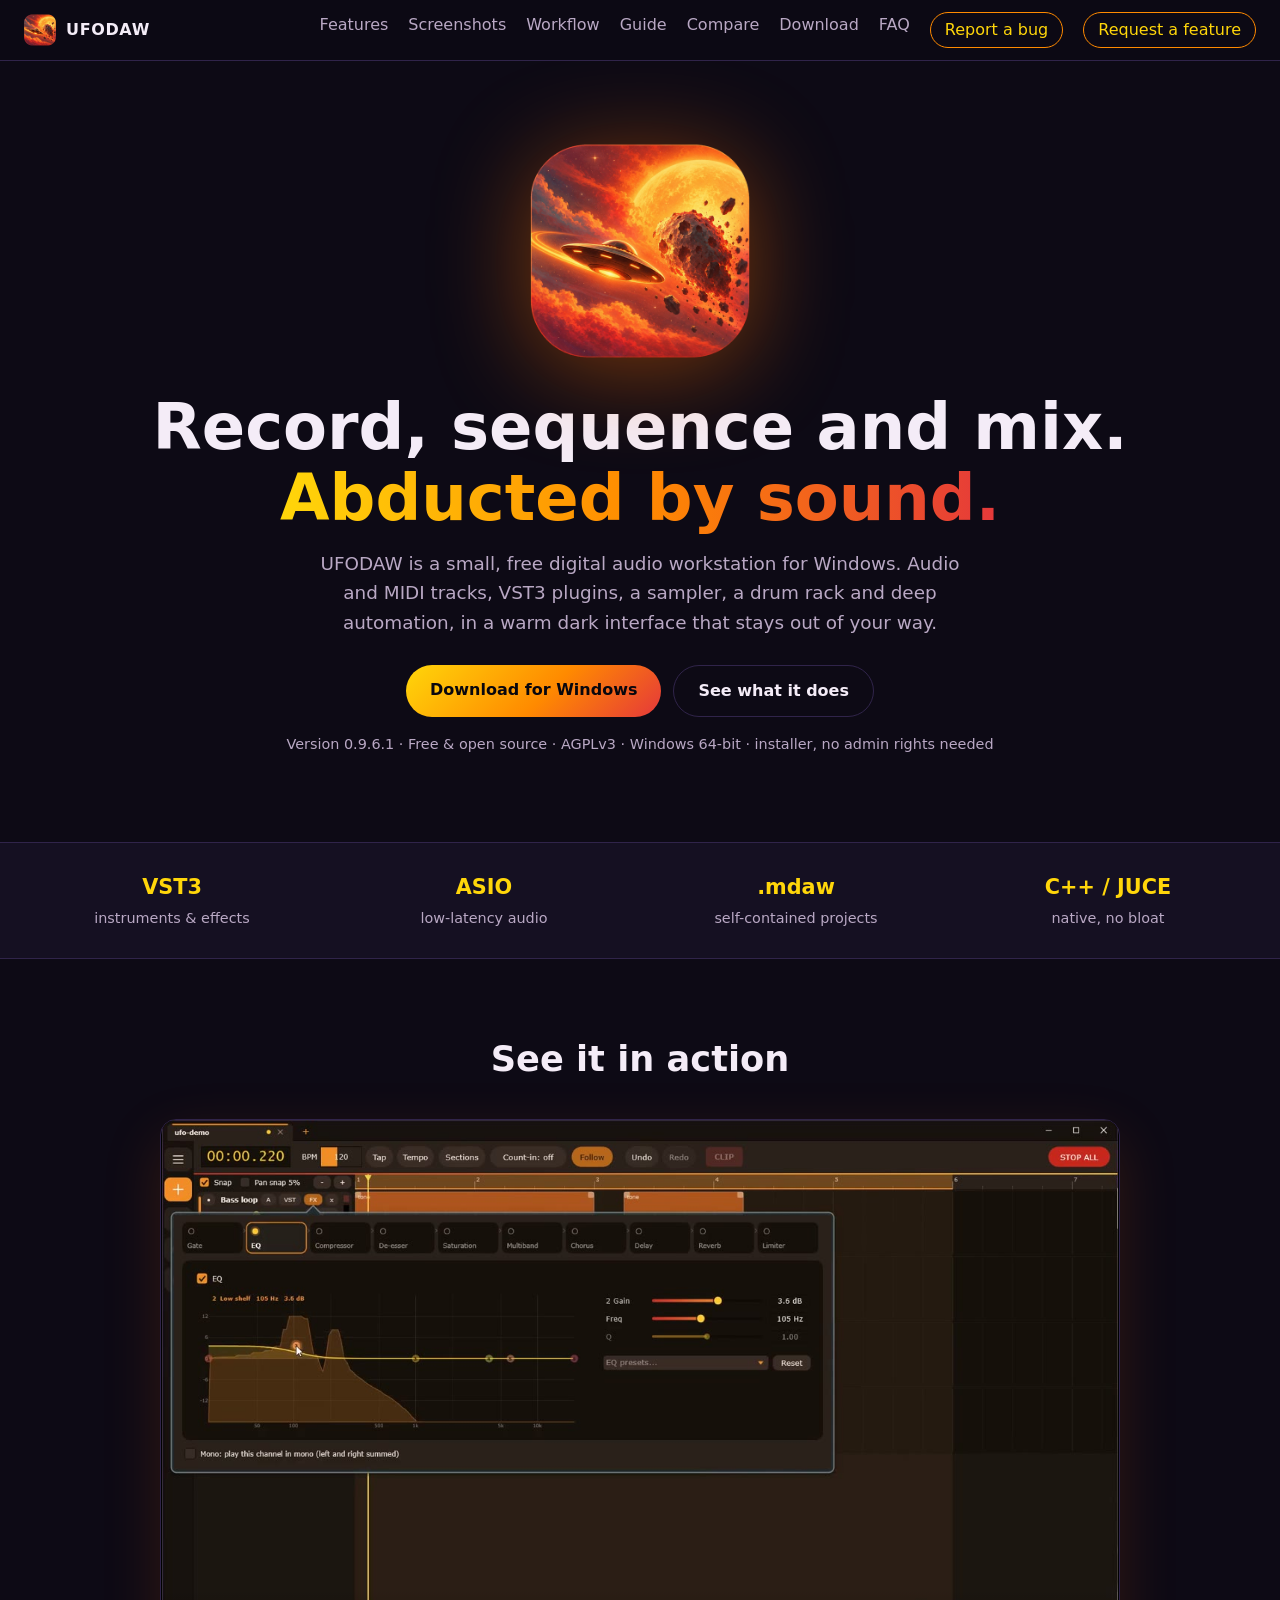
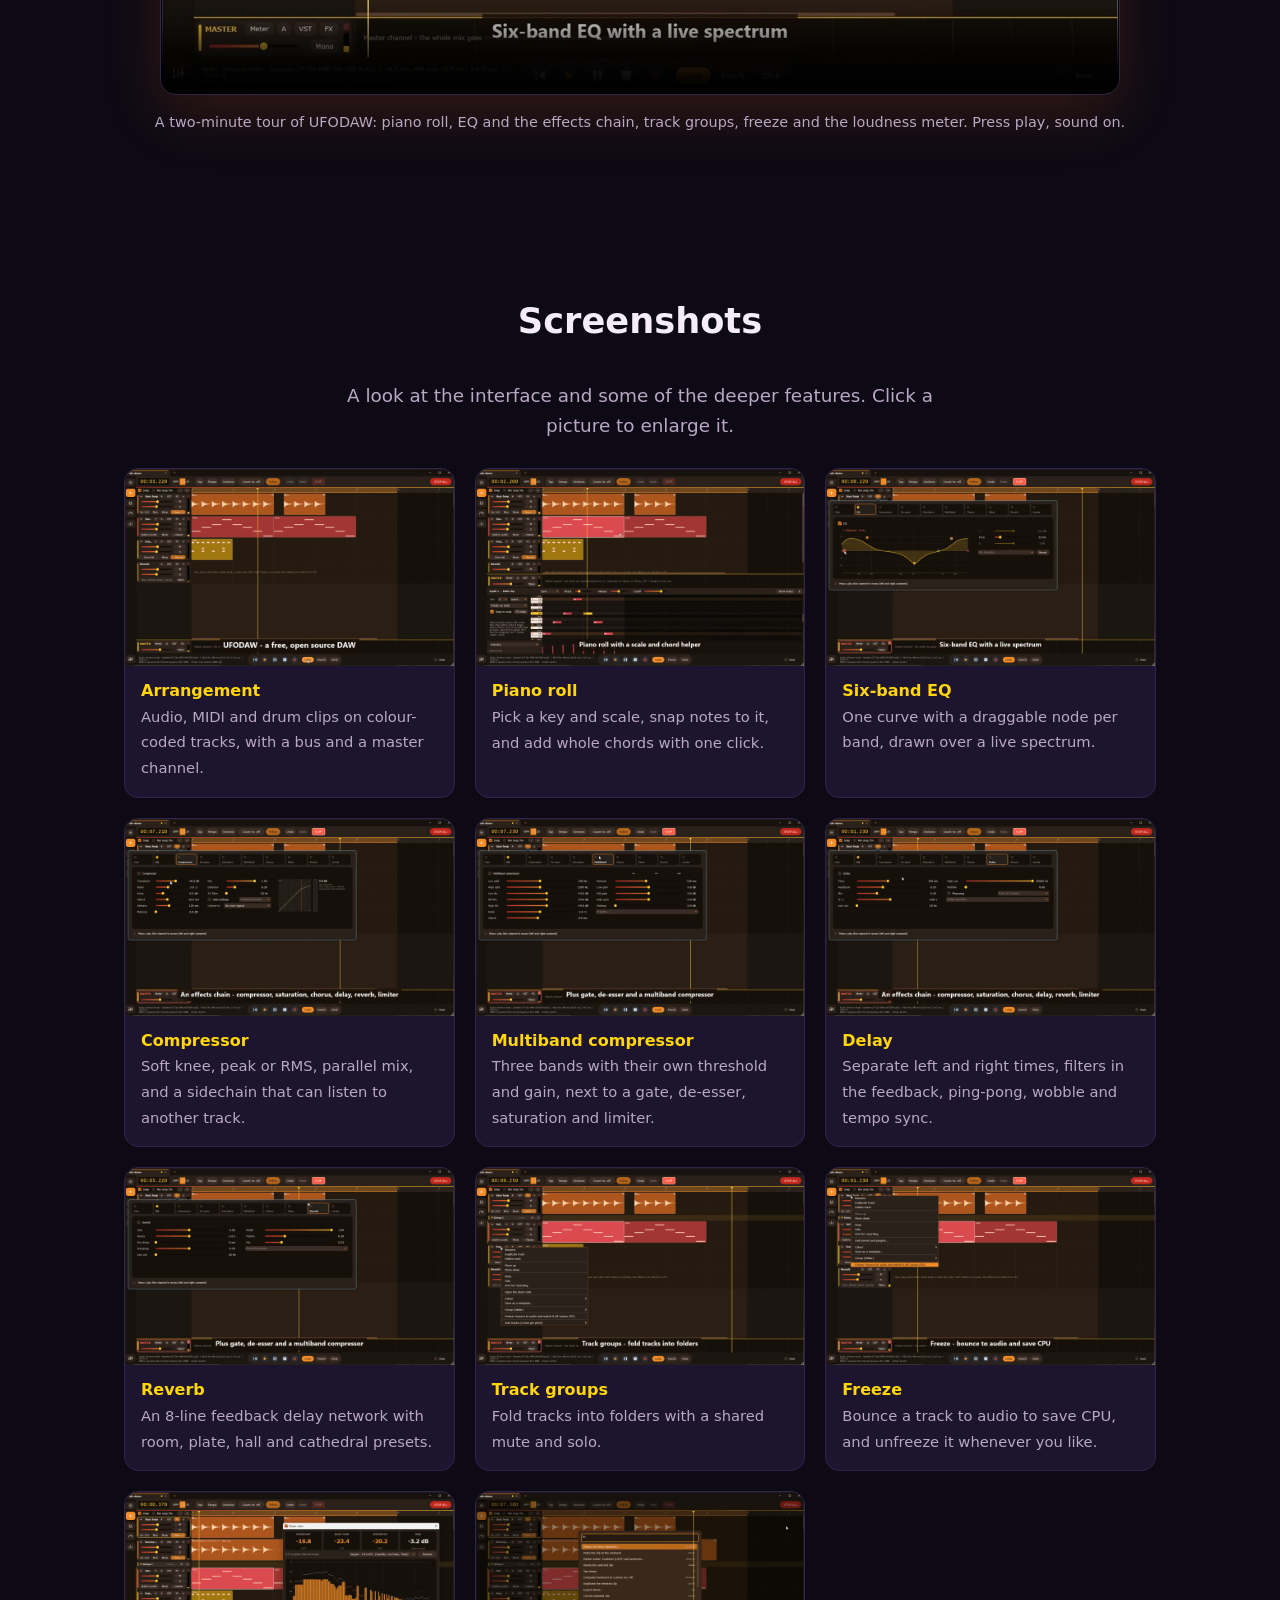
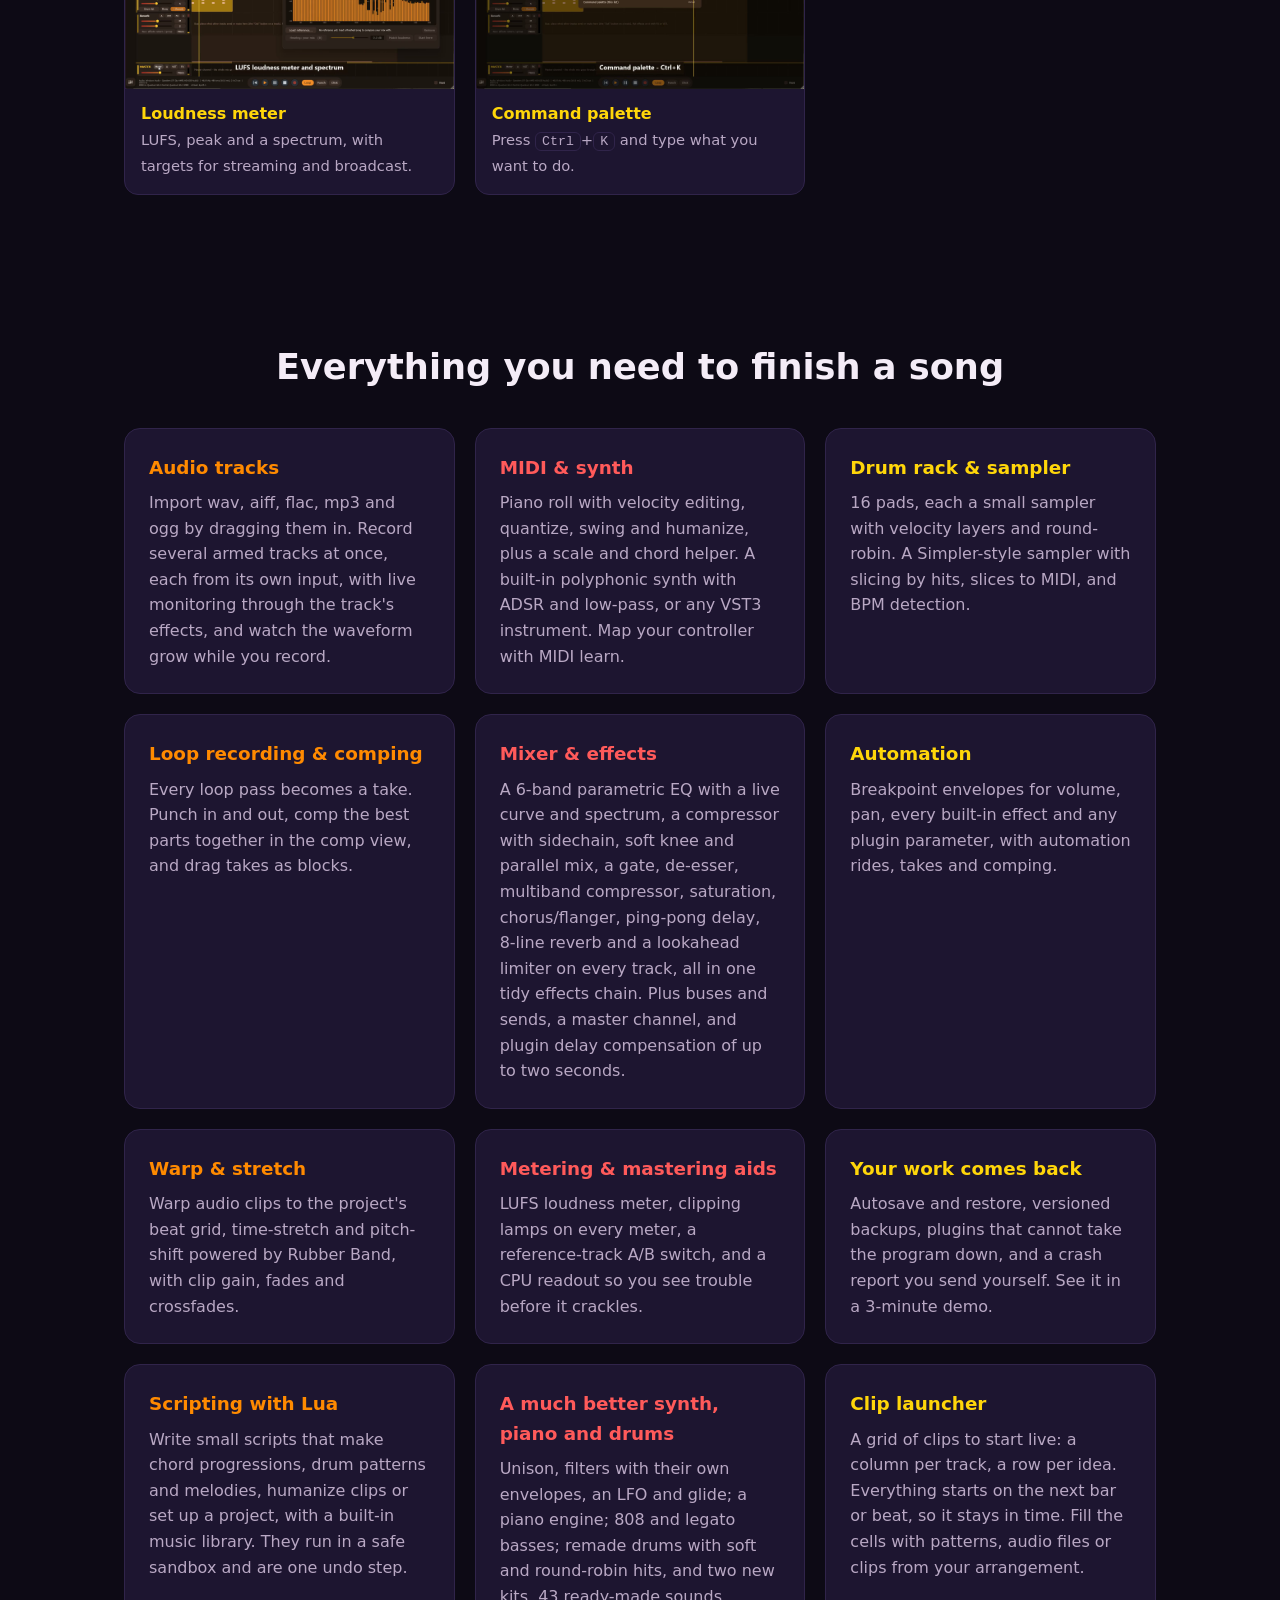
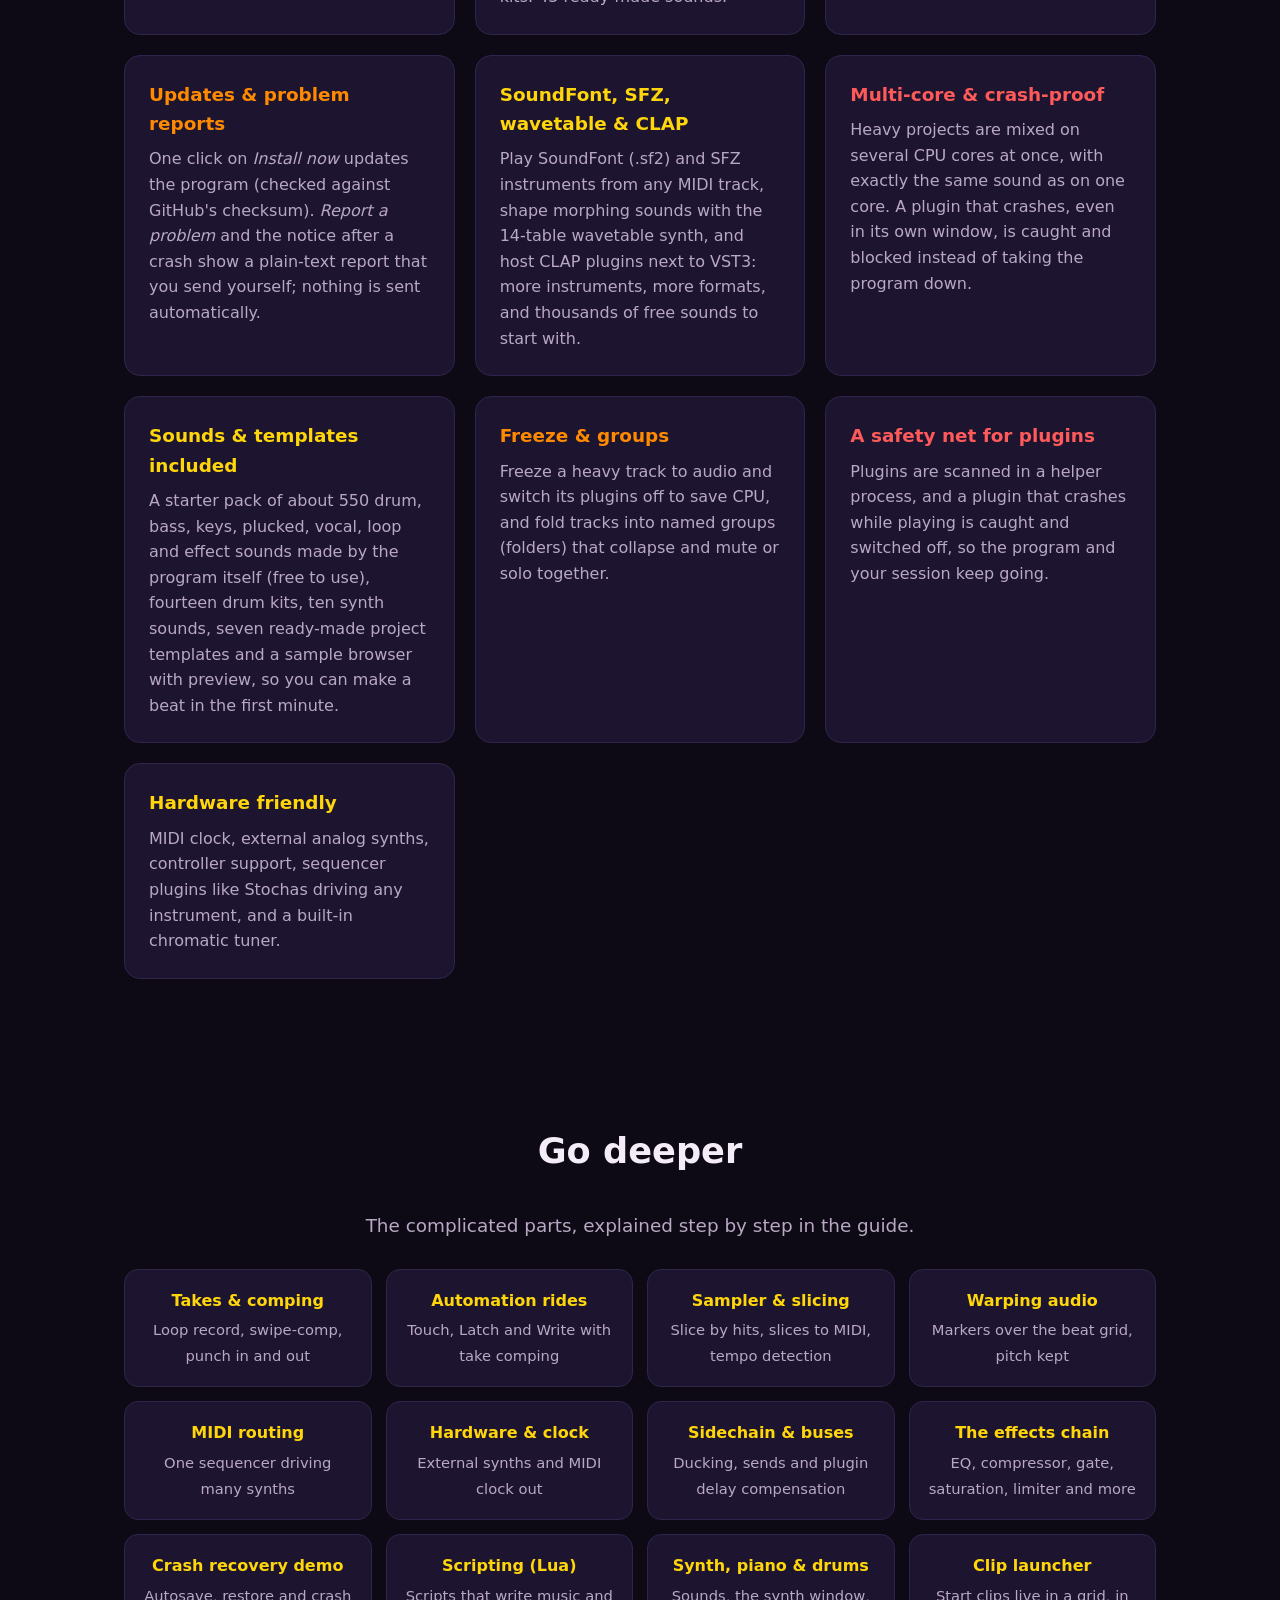
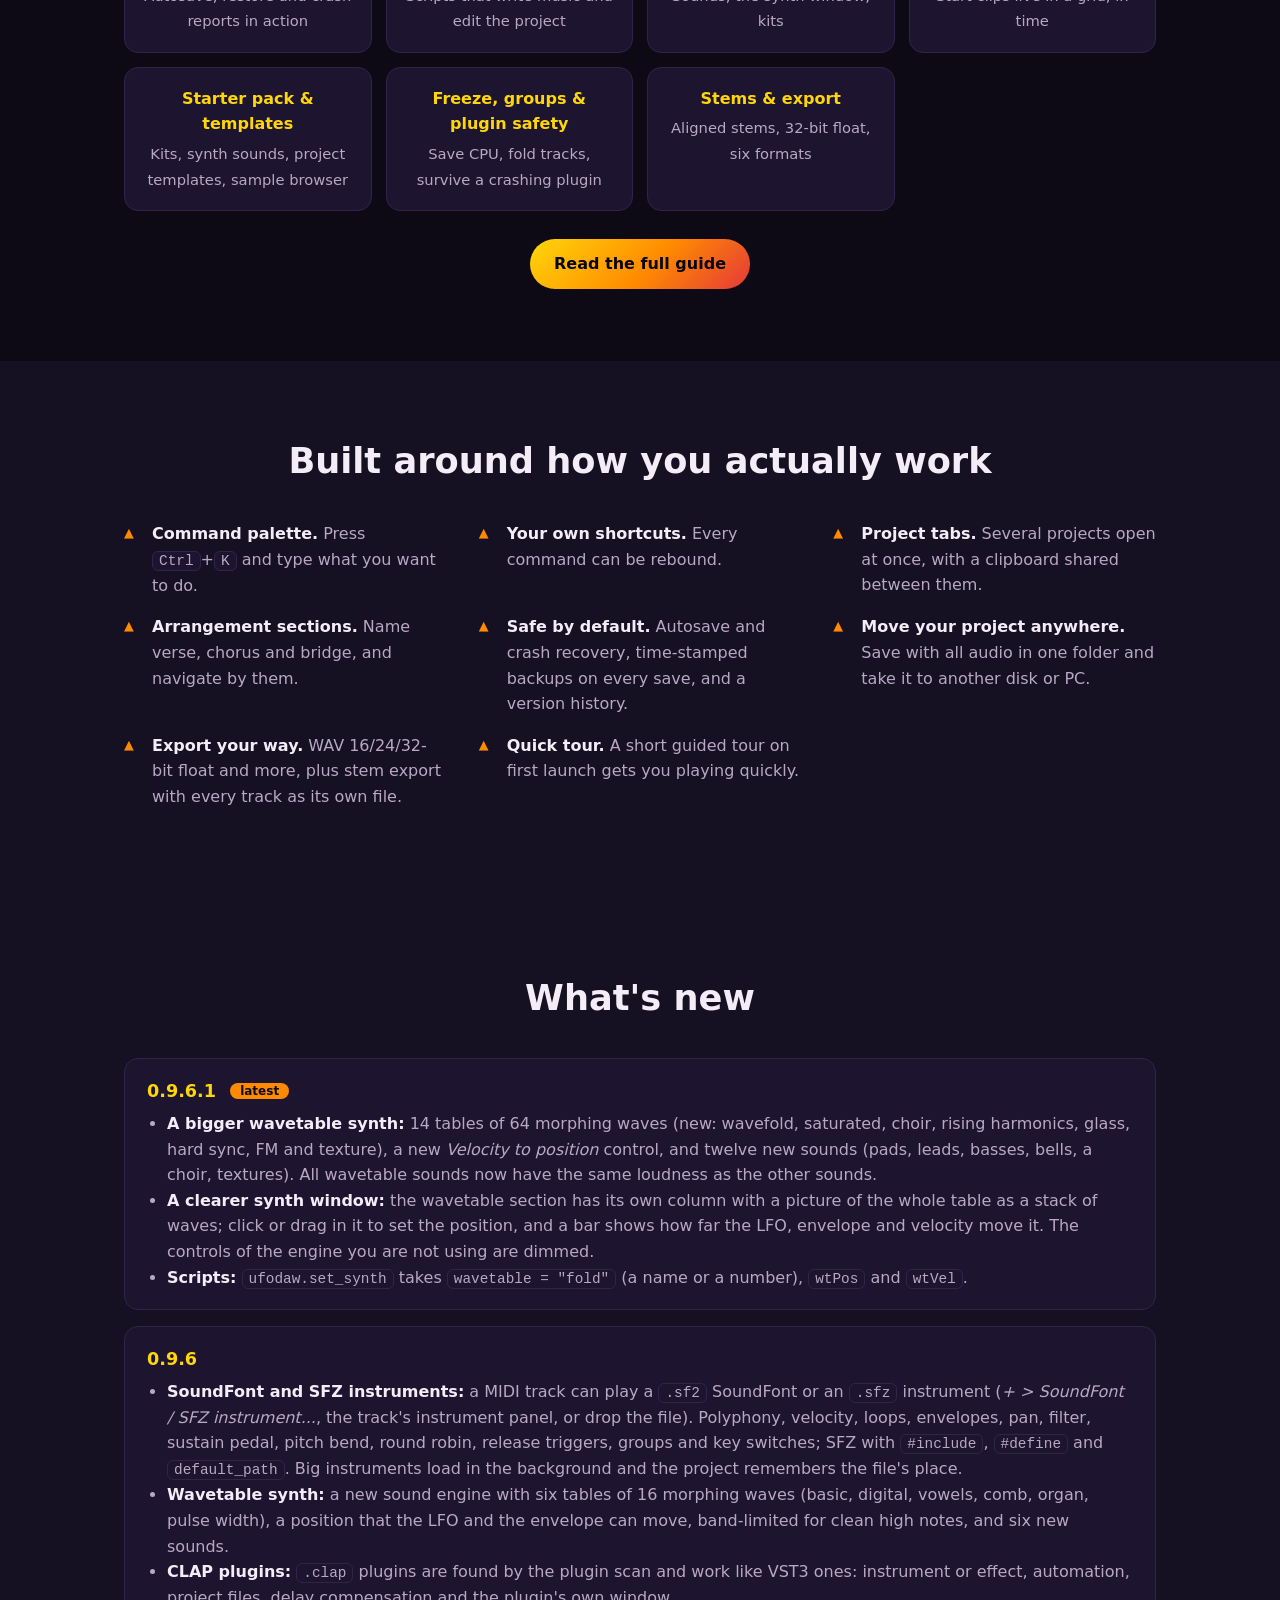
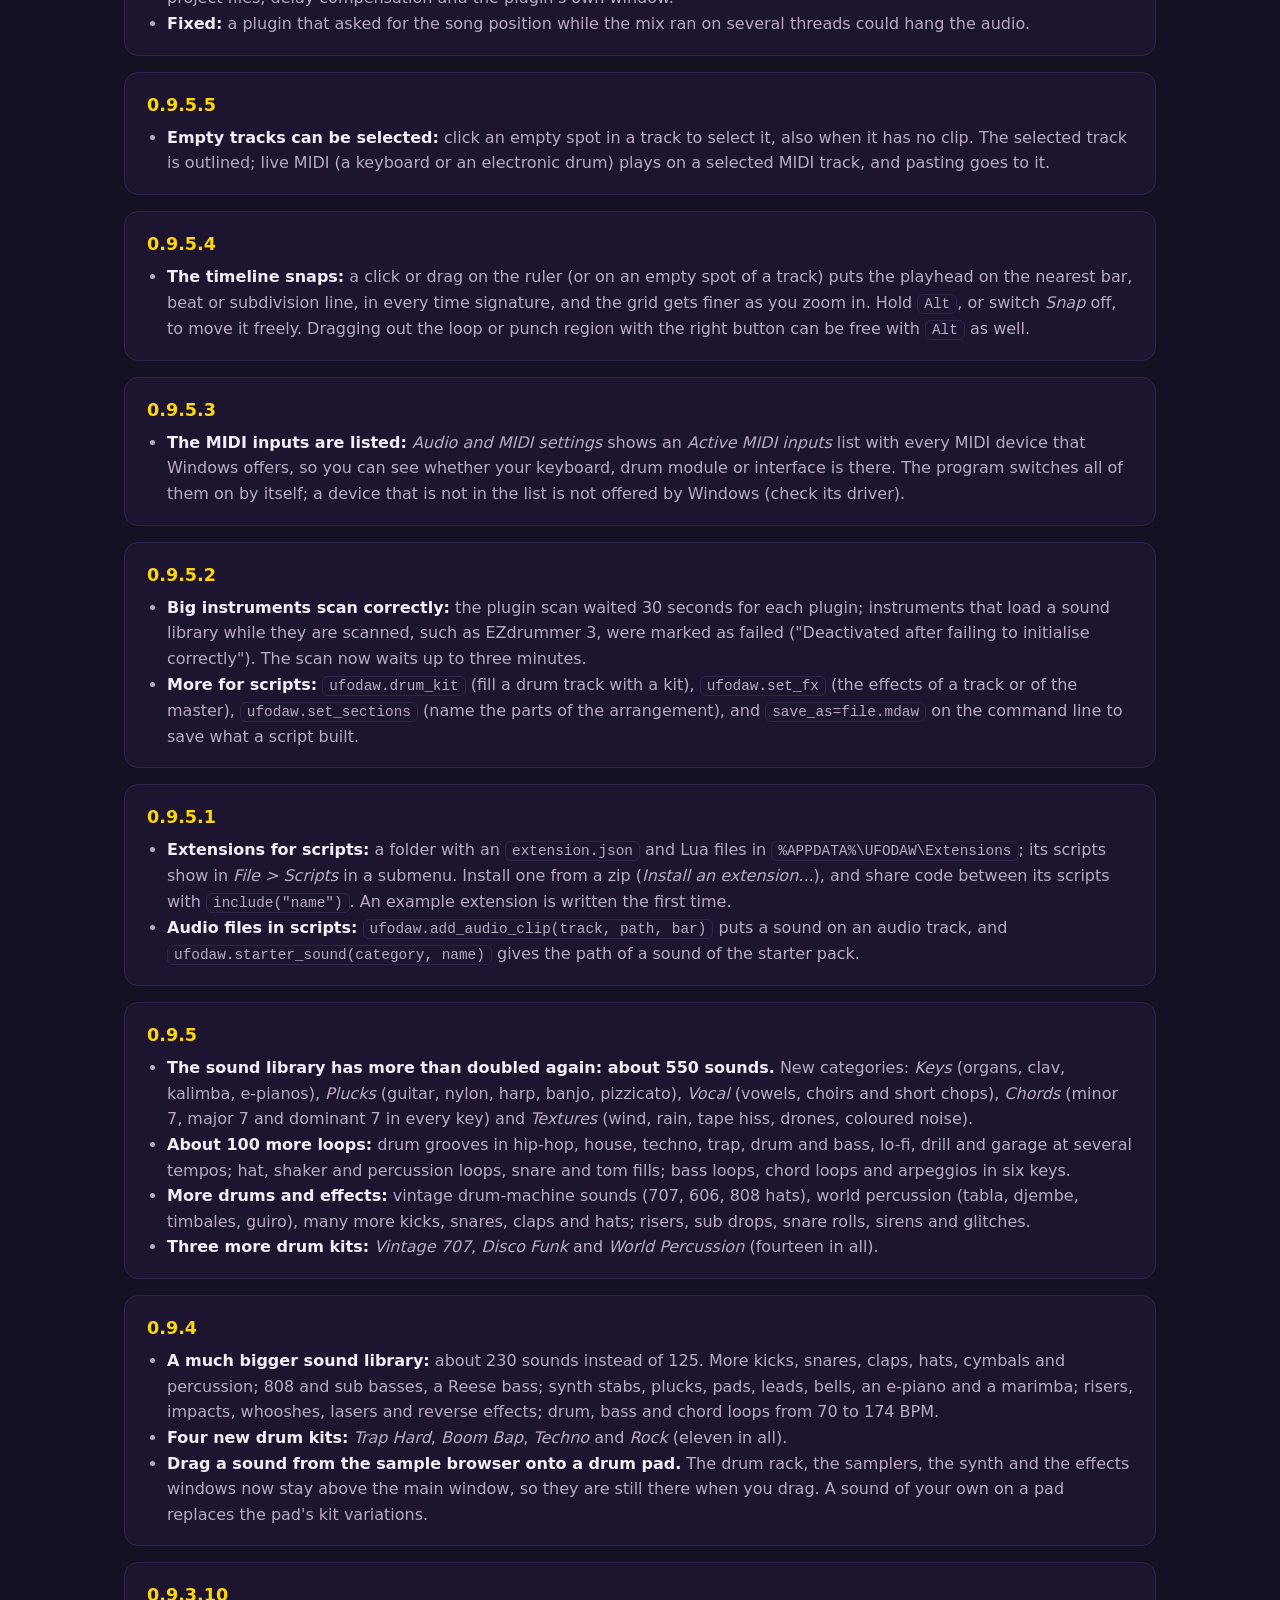
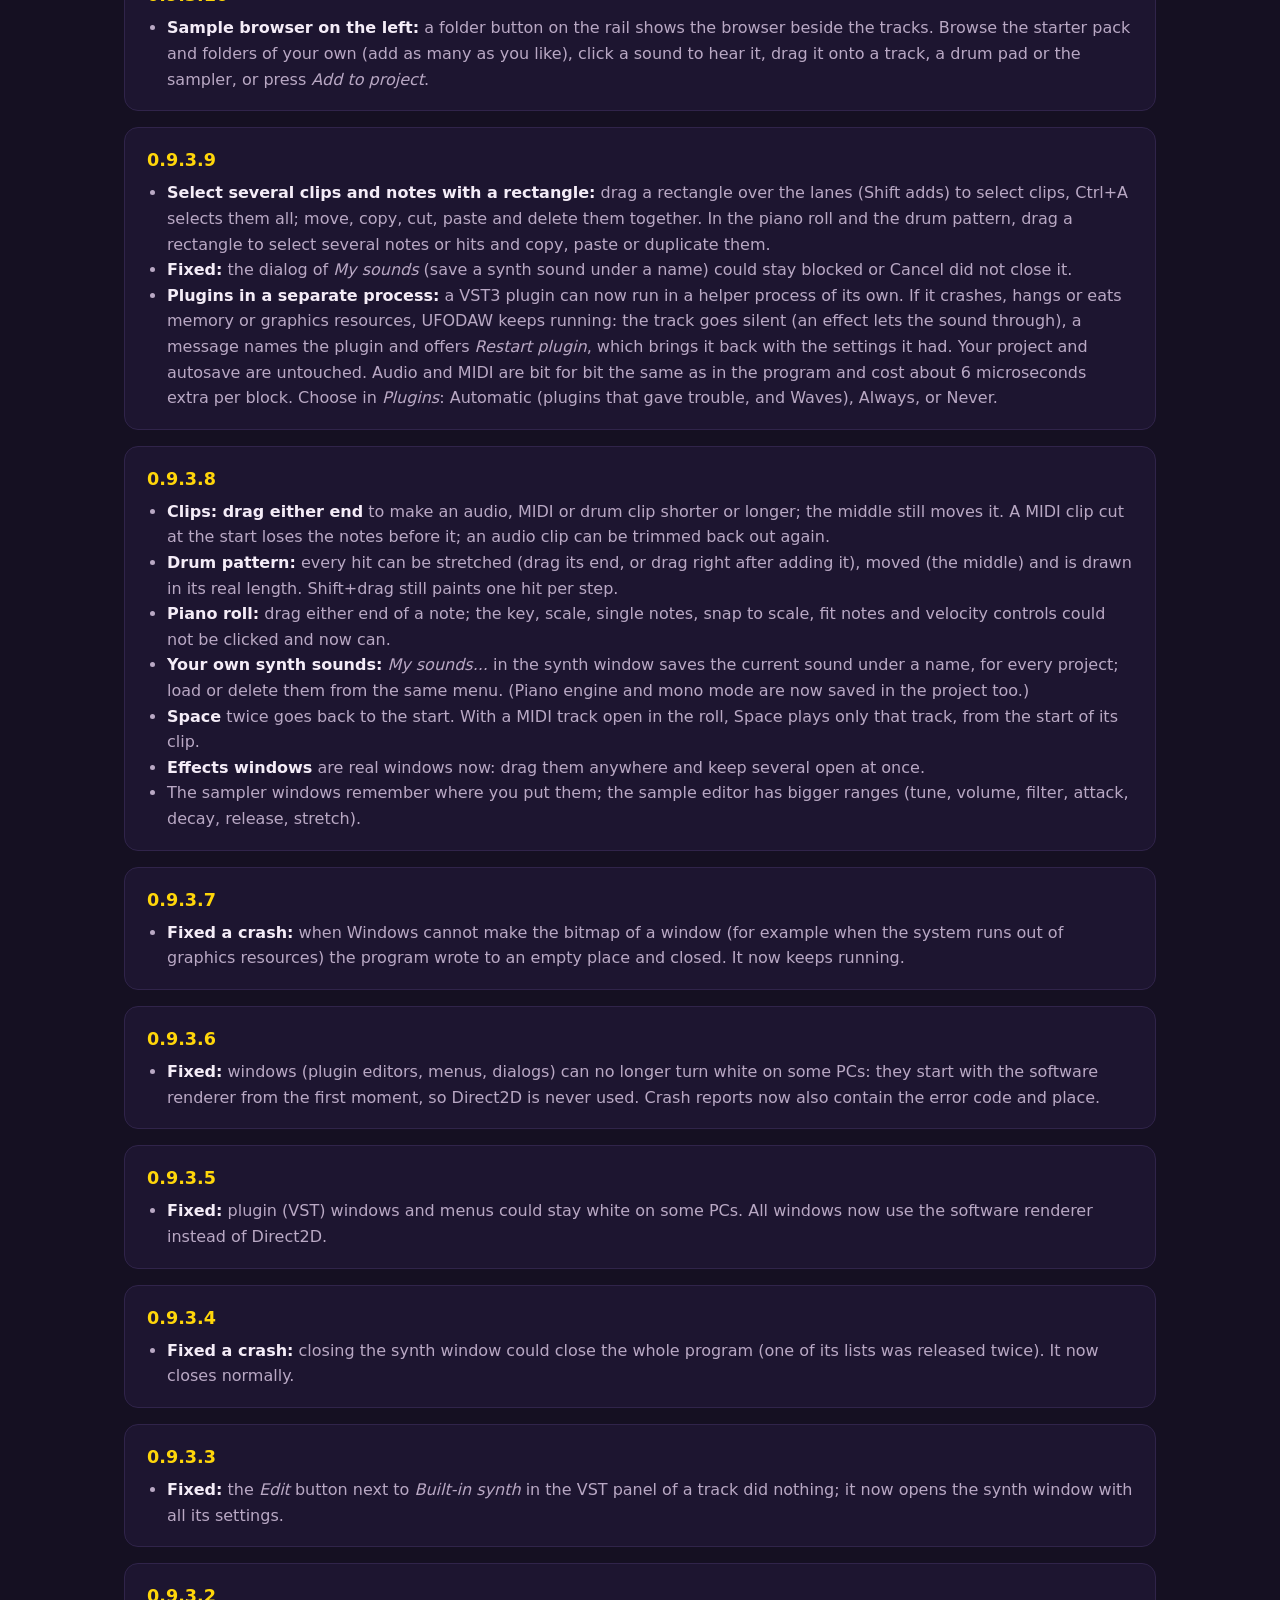
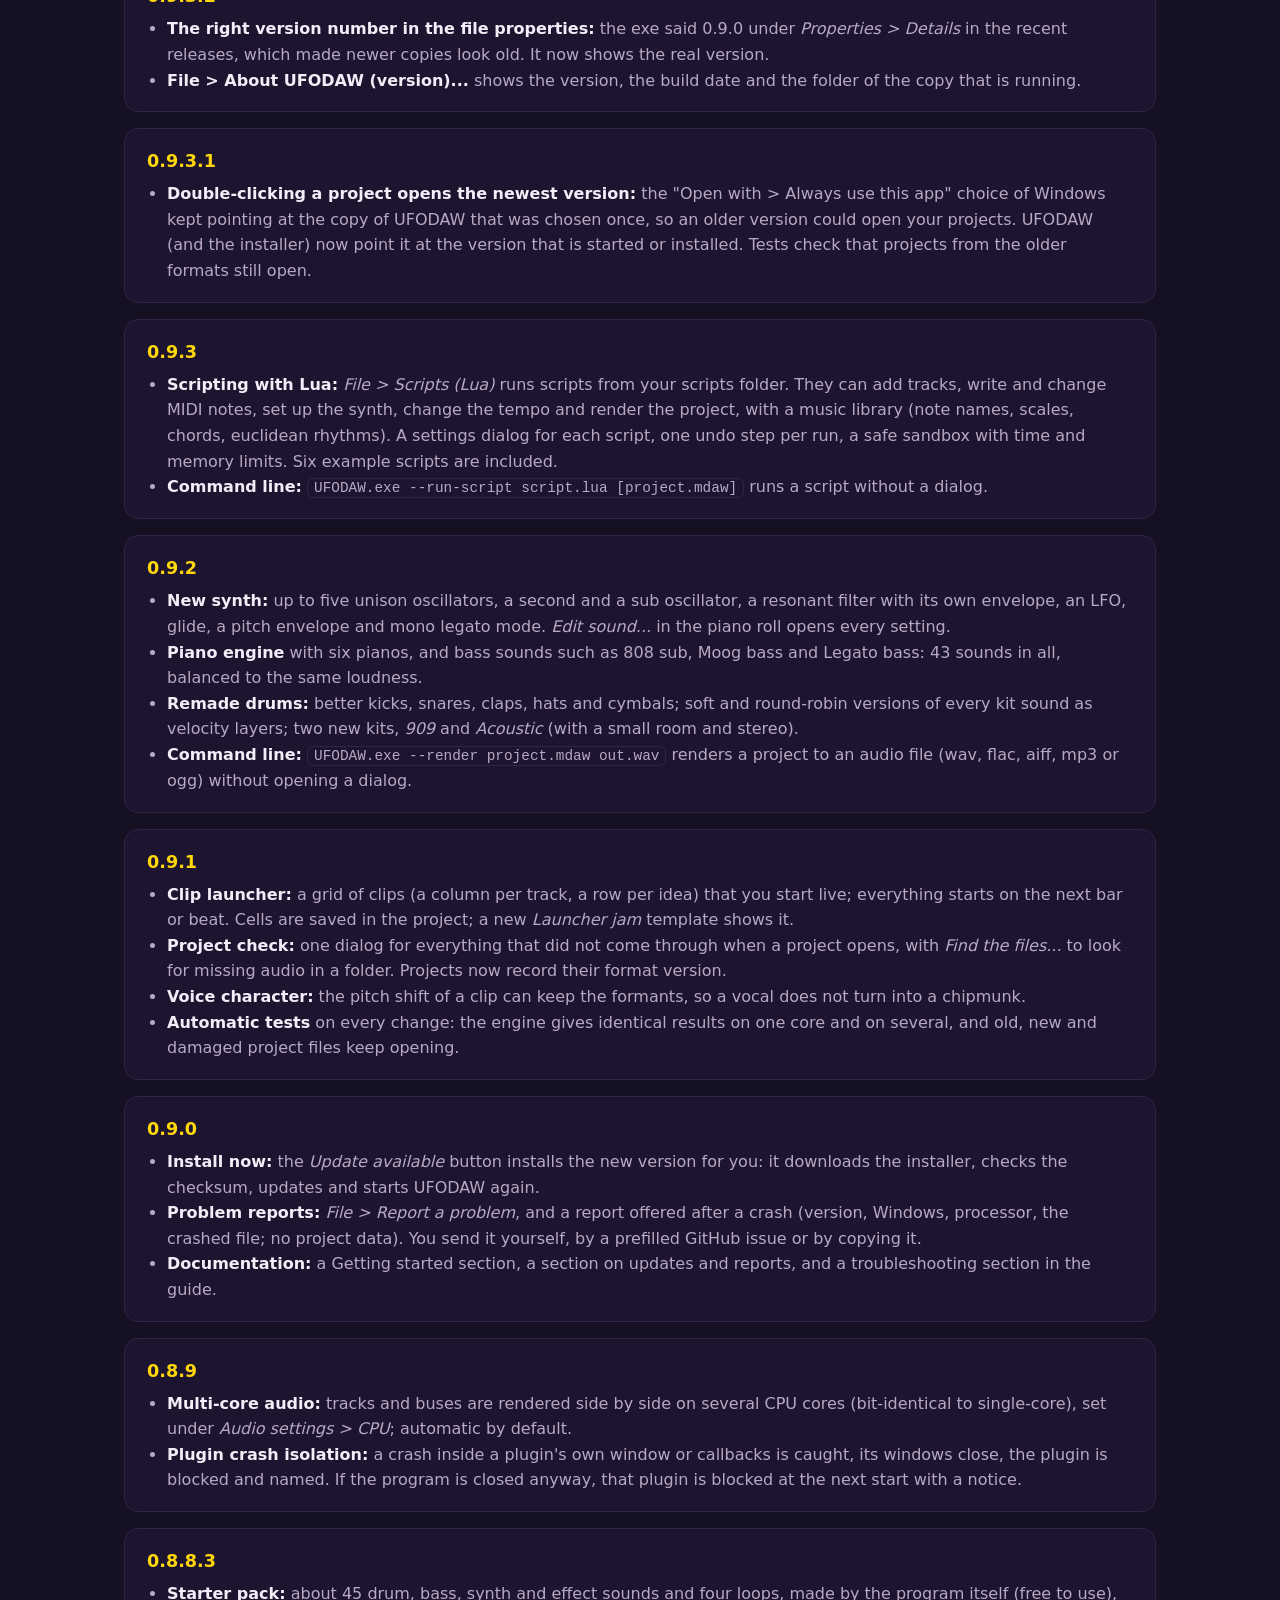
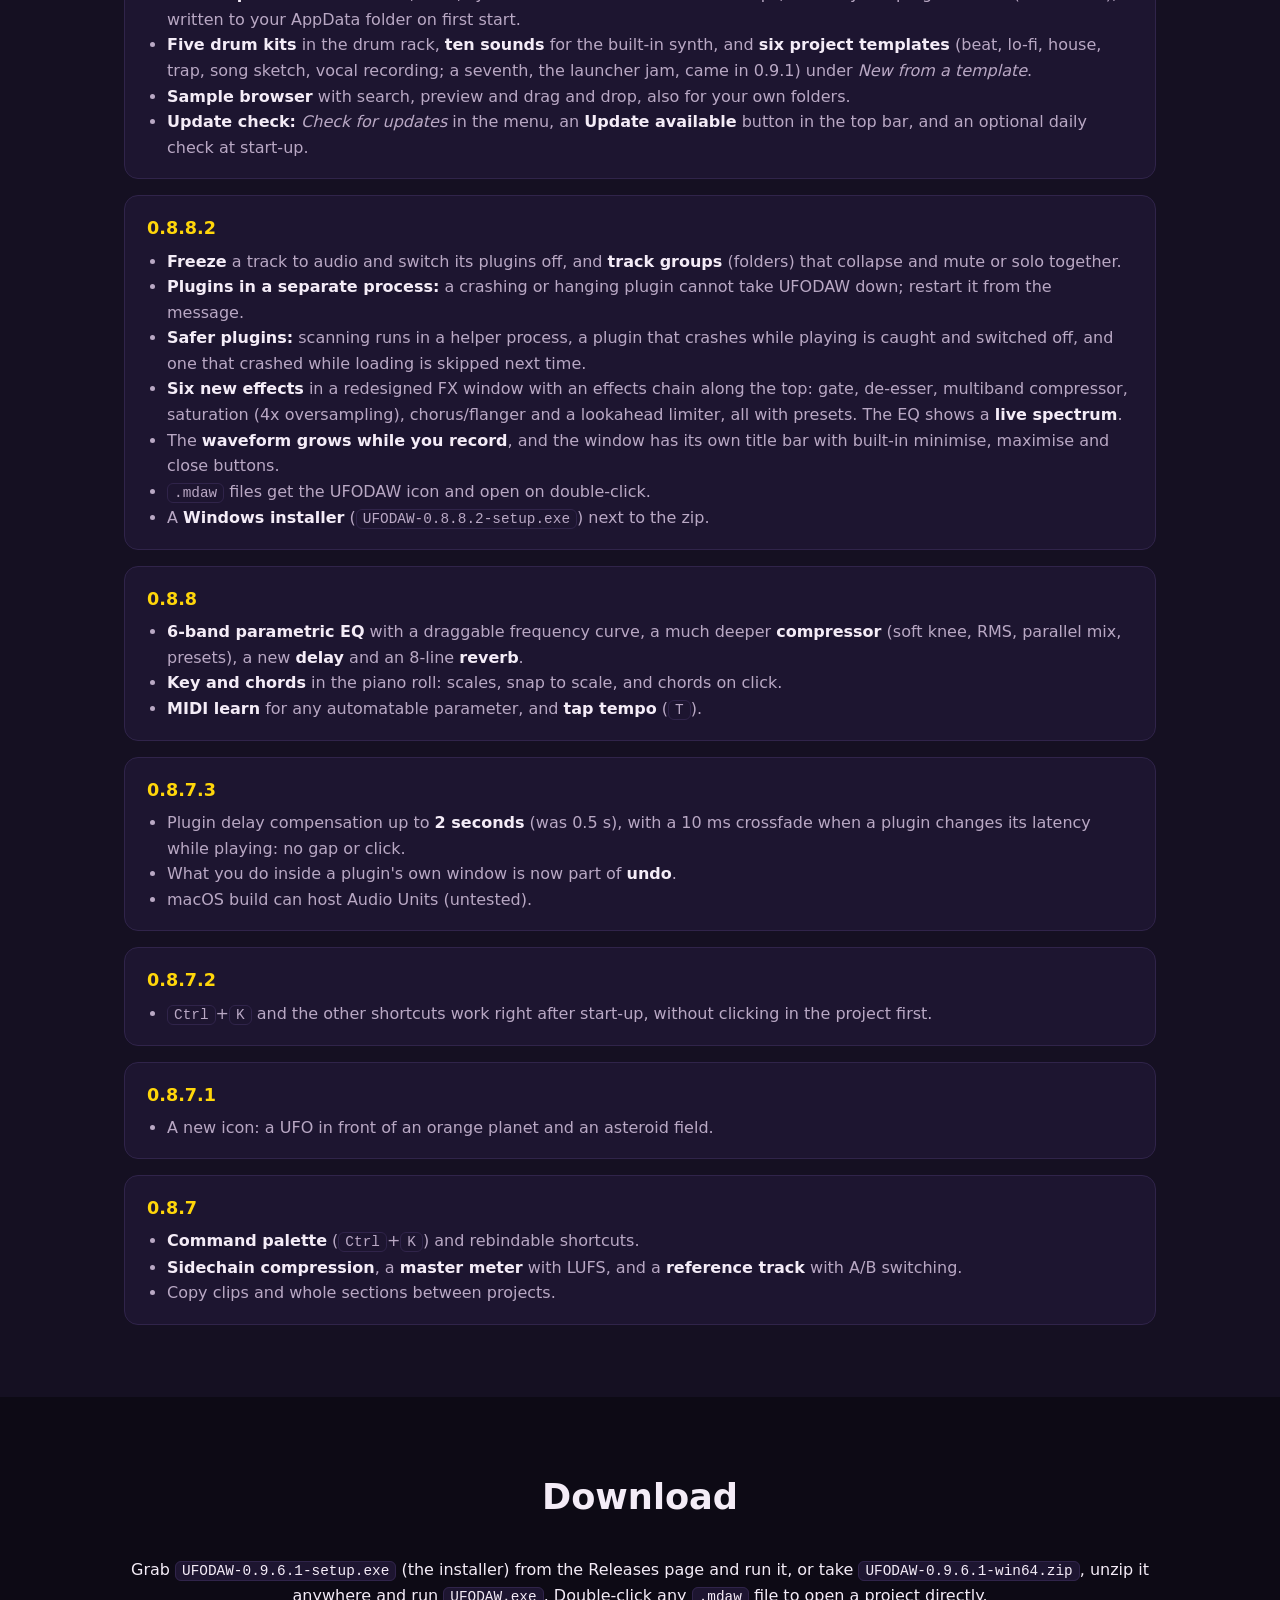
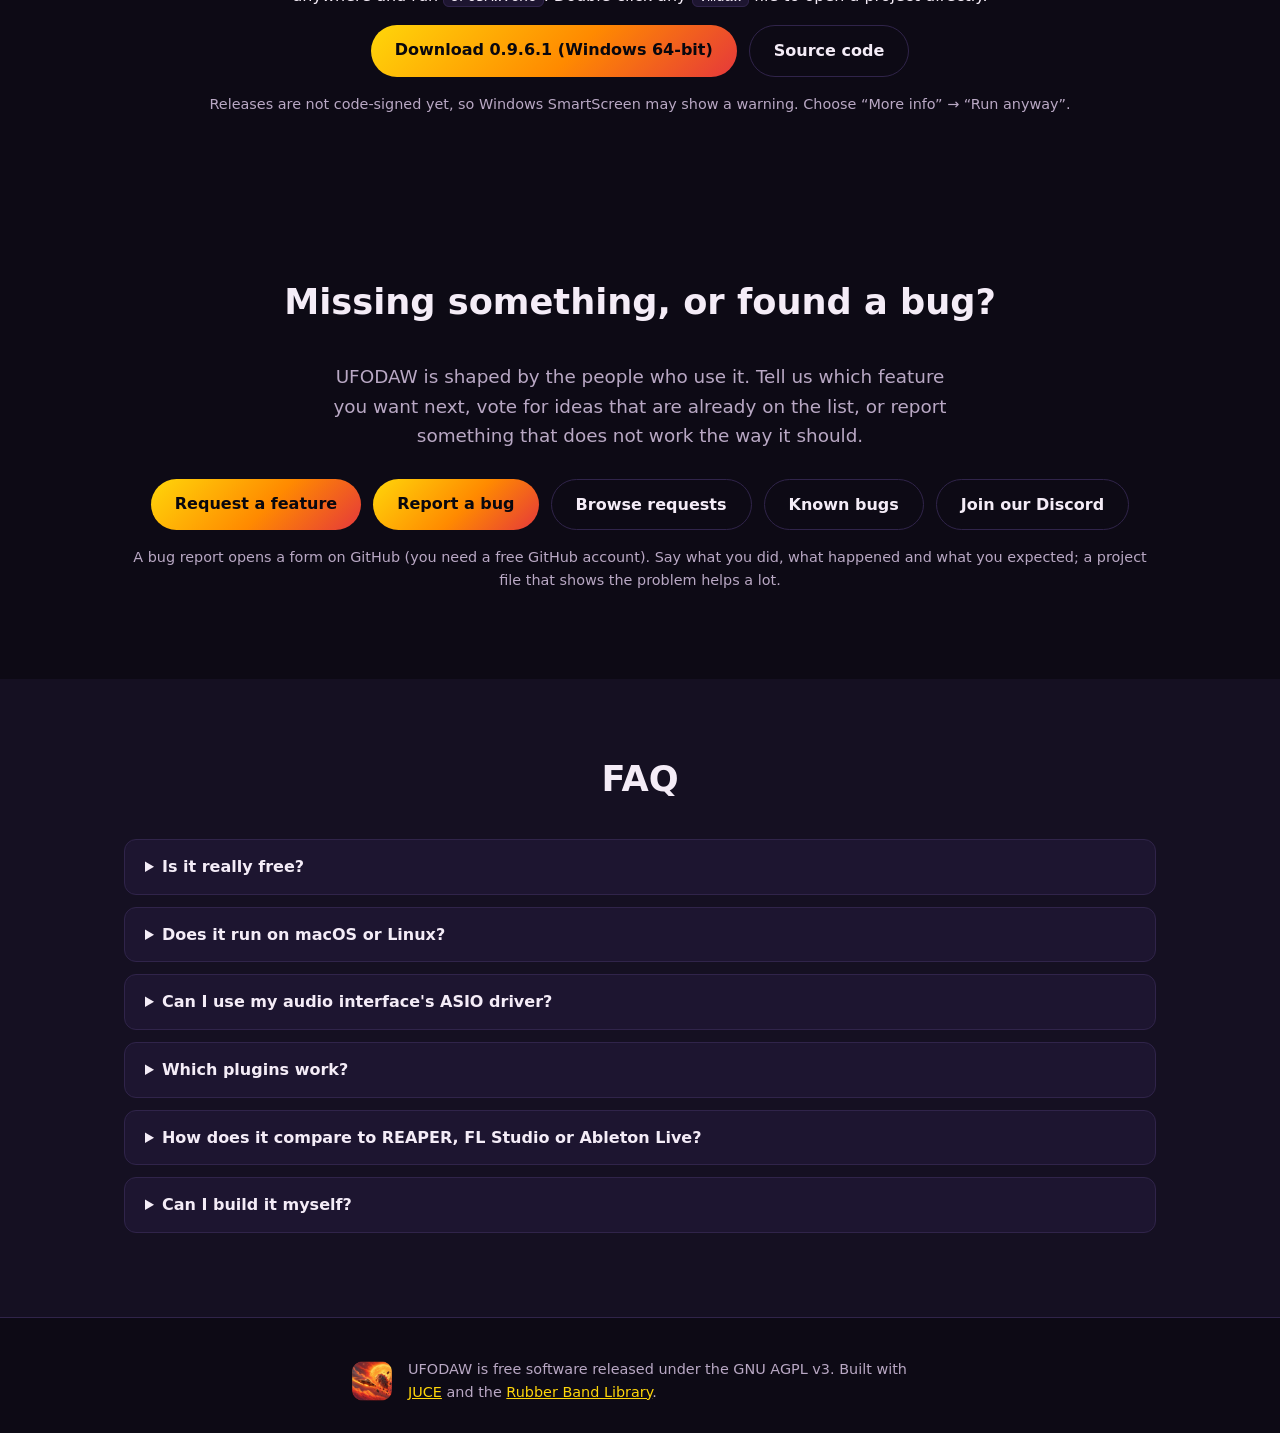
<file: docs/index.html>
<!doctype html>
<html lang="en">
<head>
<meta charset="utf-8">
<meta name="viewport" content="width=device-width, initial-scale=1">
<title>UFODAW – a small, fast DAW for Windows</title>
<meta name="description" content="UFODAW is a free, open-source digital audio workstation for Windows: audio and MIDI tracks, VST3 hosting, sampler, drum rack, automation and more.">
<link rel="icon" type="image/png" sizes="32x32" href="favicon-32.png">
<link rel="canonical" href="https://ufodaw.eu/">
<meta property="og:type" content="website">
<meta property="og:site_name" content="UFODAW">
<meta property="og:title" content="UFODAW – a small, fast DAW for Windows">
<meta property="og:description" content="Free, open-source digital audio workstation for Windows: audio and MIDI tracks, VST3 hosting, sampler, drum rack, automation and more.">
<meta property="og:url" content="https://ufodaw.eu/">
<meta property="og:image" content="https://ufodaw.eu/icon.png">
<meta name="twitter:card" content="summary">
<script type="application/ld+json">
{"@context":"https://schema.org","@type":"SoftwareApplication","name":"UFODAW","applicationCategory":"MultimediaApplication","applicationSubCategory":"Digital audio workstation","operatingSystem":"Windows","softwareVersion":"0.9.6.1","license":"https://www.gnu.org/licenses/agpl-3.0.html","url":"https://ufodaw.eu/","image":"https://ufodaw.eu/icon.png","downloadUrl":"https://github.com/Thulehunter/ufodaw/releases/latest","offers":{"@type":"Offer","price":"0","priceCurrency":"EUR"}}
</script>
<script type="application/ld+json">
{"@context":"https://schema.org","@type":"VideoObject","name":"UFODAW demo: record, arrange and mix","description":"A two-minute tour of UFODAW, a free digital audio workstation for Windows: piano roll, EQ and effects chain, track groups, freeze and the loudness meter.","thumbnailUrl":"https://ufodaw.eu/ufodaw-demo-poster.jpg","contentUrl":"https://ufodaw.eu/ufodaw-demo.mp4","uploadDate":"2026-10-19","duration":"PT2M19S"}
</script>
<link rel="stylesheet" href="style.css">
</head>
<body>

<header class="nav">
  <a class="brand" href="#top"><img src="icon.png" alt="" width="32" height="32"> UFODAW</a>
  <nav>
    <a href="#features">Features</a>
    <a href="#gallery">Screenshots</a>
    <a href="#workflow">Workflow</a>
    <a href="guide.html">Guide</a>
    <a href="compare.html">Compare</a>
    <a href="#download">Download</a>
    <a href="#faq">FAQ</a>
    <a class="nav-btn" id="bug-nav" href="#feedback">Report a bug</a>
    <a class="nav-btn" id="fr-nav" href="#feedback">Request a feature</a>
  </nav>
</header>

<main id="top">
  <section class="hero">
    <img class="hero-icon" src="icon.png" alt="UFODAW logo: a flying saucer racing a crumbling asteroid in a fiery sky" width="220" height="220">
    <h1>Record, sequence and mix.<br><span>Abducted by sound.</span></h1>
    <p class="lead">UFODAW is a small, free digital audio workstation for Windows. Audio and MIDI tracks, VST3 plugins, a sampler, a drum rack and deep automation, in a warm dark interface that stays out of your way.</p>
    <div class="cta">
      <a class="btn primary" href="#download">Download for Windows</a>
      <a class="btn" href="#features">See what it does</a>
    </div>
    <p class="meta">Version 0.9.6.1 · Free &amp; open source · AGPLv3 · Windows 64-bit · installer, no admin rights needed</p>
  </section>

  <section class="strip" aria-label="Highlights">
    <div><b>VST3</b><span>instruments &amp; effects</span></div>
    <div><b>ASIO</b><span>low-latency audio</span></div>
    <div><b>.mdaw</b><span>self-contained projects</span></div>
    <div><b>C++ / JUCE</b><span>native, no bloat</span></div>
  </section>

  <section id="demo" class="center">
    <h2>See it in action</h2>
    <video class="demo" controls preload="metadata" playsinline poster="ufodaw-demo-poster.jpg">
      <source src="ufodaw-demo.mp4" type="video/mp4">
      Your browser can't play this video. <a href="ufodaw-demo.mp4">Download it instead</a>.
    </video>
    <p class="meta">A two-minute tour of UFODAW: piano roll, EQ and the effects chain, track groups, freeze and the loudness meter. Press play, sound on.</p>
  </section>

  <section id="gallery">
    <h2>Screenshots</h2>
    <p class="lead center">A look at the interface and some of the deeper features. Click a picture to enlarge it.</p>
    <div class="shots">
      <figure><button type="button" data-full="shots/arrangement.jpg" data-cap="Arrangement"><img src="shots/arrangement.jpg" alt="UFODAW arrangement with audio, MIDI and drum tracks and a reverb bus" width="1600" height="960" loading="lazy"></button><figcaption><b>Arrangement</b><span>Audio, MIDI and drum clips on colour-coded tracks, with a bus and a master channel.</span></figcaption></figure>
      <figure><button type="button" data-full="shots/piano-roll.jpg" data-cap="Piano roll with scale and chord helper"><img src="shots/piano-roll.jpg" alt="Piano roll with a key and scale picker and chord options" width="1600" height="960" loading="lazy"></button><figcaption><b>Piano roll</b><span>Pick a key and scale, snap notes to it, and add whole chords with one click.</span></figcaption></figure>
      <figure><button type="button" data-full="shots/eq.jpg" data-cap="Six-band EQ with a live spectrum"><img src="shots/eq.jpg" alt="Six-band parametric EQ with a draggable curve over a live spectrum" width="1600" height="960" loading="lazy"></button><figcaption><b>Six-band EQ</b><span>One curve with a draggable node per band, drawn over a live spectrum.</span></figcaption></figure>
      <figure><button type="button" data-full="shots/compressor.jpg" data-cap="Compressor"><img src="shots/compressor.jpg" alt="Compressor panel with a transfer curve" width="1600" height="960" loading="lazy"></button><figcaption><b>Compressor</b><span>Soft knee, peak or RMS, parallel mix, and a sidechain that can listen to another track.</span></figcaption></figure>
      <figure><button type="button" data-full="shots/multiband.jpg" data-cap="Multiband compressor"><img src="shots/multiband.jpg" alt="Multiband compressor with three bands" width="1600" height="960" loading="lazy"></button><figcaption><b>Multiband compressor</b><span>Three bands with their own threshold and gain, next to a gate, de-esser, saturation and limiter.</span></figcaption></figure>
      <figure><button type="button" data-full="shots/delay.jpg" data-cap="Delay"><img src="shots/delay.jpg" alt="Delay panel with time, feedback and ping-pong" width="1600" height="960" loading="lazy"></button><figcaption><b>Delay</b><span>Separate left and right times, filters in the feedback, ping-pong, wobble and tempo sync.</span></figcaption></figure>
      <figure><button type="button" data-full="shots/reverb.jpg" data-cap="Reverb"><img src="shots/reverb.jpg" alt="Reverb panel with size, decay and damping" width="1600" height="960" loading="lazy"></button><figcaption><b>Reverb</b><span>An 8-line feedback delay network with room, plate, hall and cathedral presets.</span></figcaption></figure>
      <figure><button type="button" data-full="shots/groups.jpg" data-cap="Track groups"><img src="shots/groups.jpg" alt="Track context menu with the group option" width="1600" height="960" loading="lazy"></button><figcaption><b>Track groups</b><span>Fold tracks into folders with a shared mute and solo.</span></figcaption></figure>
      <figure><button type="button" data-full="shots/freeze.jpg" data-cap="Freeze"><img src="shots/freeze.jpg" alt="Track context menu with the freeze option" width="1600" height="960" loading="lazy"></button><figcaption><b>Freeze</b><span>Bounce a track to audio to save CPU, and unfreeze it whenever you like.</span></figcaption></figure>
      <figure><button type="button" data-full="shots/loudness.jpg" data-cap="LUFS loudness meter and spectrum"><img src="shots/loudness.jpg" alt="Master meter with LUFS values and a spectrum" width="1600" height="960" loading="lazy"></button><figcaption><b>Loudness meter</b><span>LUFS, peak and a spectrum, with targets for streaming and broadcast.</span></figcaption></figure>
      <figure><button type="button" data-full="shots/command-palette.jpg" data-cap="Command palette"><img src="shots/command-palette.jpg" alt="Command palette open over the arrangement" width="1600" height="960" loading="lazy"></button><figcaption><b>Command palette</b><span>Press <kbd>Ctrl</kbd>+<kbd>K</kbd> and type what you want to do.</span></figcaption></figure>
    </div>
    <dialog id="lightbox" aria-label="Enlarged screenshot">
      <form method="dialog"><button class="lb-close" aria-label="Close">×</button></form>
      <img id="lb-img" alt="">
      <p id="lb-cap"></p>
    </dialog>
  </section>

  <section id="features">
    <h2>Everything you need to finish a song</h2>
    <div class="grid">
      <article>
        <h3 class="c-orange">Audio tracks</h3>
        <p>Import wav, aiff, flac, mp3 and ogg by dragging them in. Record several armed tracks at once, each from its own input, with live monitoring through the track's effects, and watch the waveform grow while you record.</p>
      </article>
      <article>
        <h3 class="c-red">MIDI &amp; synth</h3>
        <p>Piano roll with velocity editing, quantize, swing and humanize, plus a scale and chord helper. A built-in polyphonic synth with ADSR and low-pass, or any VST3 instrument. Map your controller with MIDI learn.</p>
      </article>
      <article>
        <h3 class="c-yellow">Drum rack &amp; sampler</h3>
        <p>16 pads, each a small sampler with velocity layers and round-robin. A Simpler-style sampler with slicing by hits, slices to MIDI, and BPM detection.</p>
      </article>
      <article>
        <h3 class="c-orange">Loop recording &amp; comping</h3>
        <p>Every loop pass becomes a take. Punch in and out, comp the best parts together in the comp view, and drag takes as blocks.</p>
      </article>
      <article>
        <h3 class="c-red">Mixer &amp; effects</h3>
        <p>A 6-band parametric EQ with a live curve and spectrum, a compressor with sidechain, soft knee and parallel mix, a gate, de-esser, multiband compressor, saturation, chorus/flanger, ping-pong delay, 8-line reverb and a lookahead limiter on every track, all in one tidy effects chain. Plus buses and sends, a master channel, and plugin delay compensation of up to two seconds.</p>
      </article>
      <article>
        <h3 class="c-yellow">Automation</h3>
        <p>Breakpoint envelopes for volume, pan, every built-in effect and any plugin parameter, with automation rides, takes and comping.</p>
      </article>
      <article>
        <h3 class="c-orange">Warp &amp; stretch</h3>
        <p>Warp audio clips to the project's beat grid, time-stretch and pitch-shift powered by Rubber Band, with clip gain, fades and crossfades.</p>
      </article>
      <article>
        <h3 class="c-red">Metering &amp; mastering aids</h3>
        <p>LUFS loudness meter, clipping lamps on every meter, a reference-track A/B switch, and a CPU readout so you see trouble before it crackles.</p>
      </article>
      <article>
        <h3 class="c-yellow">Your work comes back</h3>
        <p>Autosave and restore, versioned backups, plugins that cannot take the program down, and a crash report you send yourself. See it in a 3-minute demo.</p>
      </article>
      <article>
        <h3 class="c-orange">Scripting with Lua</h3>
        <p>Write small scripts that make chord progressions, drum patterns and melodies, humanize clips or set up a project, with a built-in music library. They run in a safe sandbox and are one undo step.</p>
      </article>
      <article>
        <h3 class="c-red">A much better synth, piano and drums</h3>
        <p>Unison, filters with their own envelopes, an LFO and glide; a piano engine; 808 and legato basses; remade drums with soft and round-robin hits, and two new kits. 43 ready-made sounds.</p>
      </article>
      <article>
        <h3 class="c-yellow">Clip launcher</h3>
        <p>A grid of clips to start live: a column per track, a row per idea. Everything starts on the next bar or beat, so it stays in time. Fill the cells with patterns, audio files or clips from your arrangement.</p>
      </article>
      <article>
        <h3 class="c-orange">Updates &amp; problem reports</h3>
        <p>One click on <i>Install now</i> updates the program (checked against GitHub's checksum). <i>Report a problem</i> and the notice after a crash show a plain-text report that you send yourself; nothing is sent automatically.</p>
      </article>
      <article>
        <h3 class="c-yellow">SoundFont, SFZ, wavetable &amp; CLAP</h3>
        <p>Play SoundFont (.sf2) and SFZ instruments from any MIDI track, shape morphing sounds with the 14-table wavetable synth, and host CLAP plugins next to VST3: more instruments, more formats, and thousands of free sounds to start with.</p>
      </article>
      <article>
        <h3 class="c-red">Multi-core &amp; crash-proof</h3>
        <p>Heavy projects are mixed on several CPU cores at once, with exactly the same sound as on one core. A plugin that crashes, even in its own window, is caught and blocked instead of taking the program down.</p>
      </article>
      <article>
        <h3 class="c-yellow">Sounds &amp; templates included</h3>
        <p>A starter pack of about 550 drum, bass, keys, plucked, vocal, loop and effect sounds made by the program itself (free to use), fourteen drum kits, ten synth sounds, seven ready-made project templates and a sample browser with preview, so you can make a beat in the first minute.</p>
      </article>
      <article>
        <h3 class="c-orange">Freeze &amp; groups</h3>
        <p>Freeze a heavy track to audio and switch its plugins off to save CPU, and fold tracks into named groups (folders) that collapse and mute or solo together.</p>
      </article>
      <article>
        <h3 class="c-red">A safety net for plugins</h3>
        <p>Plugins are scanned in a helper process, and a plugin that crashes while playing is caught and switched off, so the program and your session keep going.</p>
      </article>
      <article>
        <h3 class="c-yellow">Hardware friendly</h3>
        <p>MIDI clock, external analog synths, controller support, sequencer plugins like Stochas driving any instrument, and a built-in chromatic tuner.</p>
      </article>
    </div>
  </section>

  <section id="deep" class="center">
    <h2>Go deeper</h2>
    <p class="lead">The complicated parts, explained step by step in the guide.</p>
    <div class="dive">
      <a href="guide.html#recording"><b>Takes &amp; comping</b><span>Loop record, swipe-comp, punch in and out</span></a>
      <a href="guide.html#automation"><b>Automation rides</b><span>Touch, Latch and Write with take comping</span></a>
      <a href="guide.html#sampler"><b>Sampler &amp; slicing</b><span>Slice by hits, slices to MIDI, tempo detection</span></a>
      <a href="guide.html#warp"><b>Warping audio</b><span>Markers over the beat grid, pitch kept</span></a>
      <a href="guide.html#midi"><b>MIDI routing</b><span>One sequencer driving many synths</span></a>
      <a href="guide.html#hardware"><b>Hardware &amp; clock</b><span>External synths and MIDI clock out</span></a>
      <a href="guide.html#mixing"><b>Sidechain &amp; buses</b><span>Ducking, sends and plugin delay compensation</span></a>
      <a href="guide.html#effects"><b>The effects chain</b><span>EQ, compressor, gate, saturation, limiter and more</span></a>
      <a href="guide.html#recovery"><b>Crash recovery demo</b><span>Autosave, restore and crash reports in action</span></a>
      <a href="guide.html#scripting"><b>Scripting (Lua)</b><span>Scripts that write music and edit the project</span></a>
      <a href="guide.html#synth"><b>Synth, piano &amp; drums</b><span>Sounds, the synth window, kits</span></a>
      <a href="guide.html#launcher"><b>Clip launcher</b><span>Start clips live in a grid, in time</span></a>
      <a href="guide.html#starter"><b>Starter pack &amp; templates</b><span>Kits, synth sounds, project templates, sample browser</span></a>
      <a href="guide.html#freeze"><b>Freeze, groups &amp; plugin safety</b><span>Save CPU, fold tracks, survive a crashing plugin</span></a>
      <a href="guide.html#export"><b>Stems &amp; export</b><span>Aligned stems, 32-bit float, six formats</span></a>
    </div>
    <a class="btn primary" href="guide.html">Read the full guide</a>
  </section>

  <section id="workflow" class="alt">
    <h2>Built around how you actually work</h2>
    <ul class="checks">
      <li><b>Command palette.</b> Press <kbd>Ctrl</kbd>+<kbd>K</kbd> and type what you want to do.</li>
      <li><b>Your own shortcuts.</b> Every command can be rebound.</li>
      <li><b>Project tabs.</b> Several projects open at once, with a clipboard shared between them.</li>
      <li><b>Arrangement sections.</b> Name verse, chorus and bridge, and navigate by them.</li>
      <li><b>Safe by default.</b> Autosave and crash recovery, time-stamped backups on every save, and a version history.</li>
      <li><b>Move your project anywhere.</b> Save with all audio in one folder and take it to another disk or PC.</li>
      <li><b>Export your way.</b> WAV 16/24/32-bit float and more, plus stem export with every track as its own file.</li>
      <li><b>Quick tour.</b> A short guided tour on first launch gets you playing quickly.</li>
    </ul>
  </section>

  <section id="new" class="alt">
    <h2>What's new</h2>
    <div class="log">
      <div><h3>0.9.6.1 <small>latest</small></h3><ul>
        <li><b>A bigger wavetable synth:</b> 14 tables of 64 morphing waves (new: wavefold, saturated, choir, rising harmonics, glass, hard sync, FM and texture), a new <i>Velocity to position</i> control, and twelve new sounds (pads, leads, basses, bells, a choir, textures). All wavetable sounds now have the same loudness as the other sounds.</li>
        <li><b>A clearer synth window:</b> the wavetable section has its own column with a picture of the whole table as a stack of waves; click or drag in it to set the position, and a bar shows how far the LFO, envelope and velocity move it. The controls of the engine you are not using are dimmed.</li>
        <li><b>Scripts:</b> <code>ufodaw.set_synth</code> takes <code>wavetable = "fold"</code> (a name or a number), <code>wtPos</code> and <code>wtVel</code>.</li></ul></div>
      <div><h3>0.9.6</h3><ul>
        <li><b>SoundFont and SFZ instruments:</b> a MIDI track can play a <code>.sf2</code> SoundFont or an <code>.sfz</code> instrument (<i>+ &gt; SoundFont / SFZ instrument...</i>, the track's instrument panel, or drop the file). Polyphony, velocity, loops, envelopes, pan, filter, sustain pedal, pitch bend, round robin, release triggers, groups and key switches; SFZ with <code>#include</code>, <code>#define</code> and <code>default_path</code>. Big instruments load in the background and the project remembers the file's place.</li>
        <li><b>Wavetable synth:</b> a new sound engine with six tables of 16 morphing waves (basic, digital, vowels, comb, organ, pulse width), a position that the LFO and the envelope can move, band-limited for clean high notes, and six new sounds.</li>
        <li><b>CLAP plugins:</b> <code>.clap</code> plugins are found by the plugin scan and work like VST3 ones: instrument or effect, automation, project files, delay compensation and the plugin's own window.</li>
        <li><b>Fixed:</b> a plugin that asked for the song position while the mix ran on several threads could hang the audio.</li></ul></div>
      <div><h3>0.9.5.5</h3><ul>
        <li><b>Empty tracks can be selected:</b> click an empty spot in a track to select it, also when it has no clip. The selected track is outlined; live MIDI (a keyboard or an electronic drum) plays on a selected MIDI track, and pasting goes to it.</li></ul></div>
      <div><h3>0.9.5.4</h3><ul>
        <li><b>The timeline snaps:</b> a click or drag on the ruler (or on an empty spot of a track) puts the playhead on the nearest bar, beat or subdivision line, in every time signature, and the grid gets finer as you zoom in. Hold <kbd>Alt</kbd>, or switch <i>Snap</i> off, to move it freely. Dragging out the loop or punch region with the right button can be free with <kbd>Alt</kbd> as well.</li></ul></div>
      <div><h3>0.9.5.3</h3><ul>
        <li><b>The MIDI inputs are listed:</b> <i>Audio and MIDI settings</i> shows an <i>Active MIDI inputs</i> list with every MIDI device that Windows offers, so you can see whether your keyboard, drum module or interface is there. The program switches all of them on by itself; a device that is not in the list is not offered by Windows (check its driver).</li></ul></div>
      <div><h3>0.9.5.2</h3><ul>
        <li><b>Big instruments scan correctly:</b> the plugin scan waited 30 seconds for each plugin; instruments that load a sound library while they are scanned, such as EZdrummer 3, were marked as failed ("Deactivated after failing to initialise correctly"). The scan now waits up to three minutes.</li>
        <li><b>More for scripts:</b> <code>ufodaw.drum_kit</code> (fill a drum track with a kit), <code>ufodaw.set_fx</code> (the effects of a track or of the master), <code>ufodaw.set_sections</code> (name the parts of the arrangement), and <code>save_as=file.mdaw</code> on the command line to save what a script built.</li></ul></div>
      <div><h3>0.9.5.1</h3><ul>
        <li><b>Extensions for scripts:</b> a folder with an <code>extension.json</code> and Lua files in <code>%APPDATA%\UFODAW\Extensions</code>; its scripts show in <i>File &gt; Scripts</i> in a submenu. Install one from a zip (<i>Install an extension...</i>), and share code between its scripts with <code>include("name")</code>. An example extension is written the first time.</li>
        <li><b>Audio files in scripts:</b> <code>ufodaw.add_audio_clip(track, path, bar)</code> puts a sound on an audio track, and <code>ufodaw.starter_sound(category, name)</code> gives the path of a sound of the starter pack.</li></ul></div>
      <div><h3>0.9.5</h3><ul>
        <li><b>The sound library has more than doubled again: about 550 sounds.</b> New categories: <i>Keys</i> (organs, clav, kalimba, e-pianos), <i>Plucks</i> (guitar, nylon, harp, banjo, pizzicato), <i>Vocal</i> (vowels, choirs and short chops), <i>Chords</i> (minor 7, major 7 and dominant 7 in every key) and <i>Textures</i> (wind, rain, tape hiss, drones, coloured noise).</li>
        <li><b>About 100 more loops:</b> drum grooves in hip-hop, house, techno, trap, drum and bass, lo-fi, drill and garage at several tempos; hat, shaker and percussion loops, snare and tom fills; bass loops, chord loops and arpeggios in six keys.</li>
        <li><b>More drums and effects:</b> vintage drum-machine sounds (707, 606, 808 hats), world percussion (tabla, djembe, timbales, guiro), many more kicks, snares, claps and hats; risers, sub drops, snare rolls, sirens and glitches.</li>
        <li><b>Three more drum kits:</b> <i>Vintage 707</i>, <i>Disco Funk</i> and <i>World Percussion</i> (fourteen in all).</li></ul></div>
      <div><h3>0.9.4</h3><ul>
        <li><b>A much bigger sound library:</b> about 230 sounds instead of 125. More kicks, snares, claps, hats, cymbals and percussion; 808 and sub basses, a Reese bass; synth stabs, plucks, pads, leads, bells, an e-piano and a marimba; risers, impacts, whooshes, lasers and reverse effects; drum, bass and chord loops from 70 to 174 BPM.</li>
        <li><b>Four new drum kits:</b> <i>Trap Hard</i>, <i>Boom Bap</i>, <i>Techno</i> and <i>Rock</i> (eleven in all).</li>
        <li><b>Drag a sound from the sample browser onto a drum pad.</b> The drum rack, the samplers, the synth and the effects windows now stay above the main window, so they are still there when you drag. A sound of your own on a pad replaces the pad's kit variations.</li></ul></div>
      <div><h3>0.9.3.10</h3><ul>
        <li><b>Sample browser on the left:</b> a folder button on the rail shows the browser beside the tracks. Browse the starter pack and folders of your own (add as many as you like), click a sound to hear it, drag it onto a track, a drum pad or the sampler, or press <i>Add to project</i>.</li></ul></div>
      <div><h3>0.9.3.9</h3><ul>
        <li><b>Select several clips and notes with a rectangle:</b> drag a rectangle over the lanes (Shift adds) to select clips, Ctrl+A selects them all; move, copy, cut, paste and delete them together. In the piano roll and the drum pattern, drag a rectangle to select several notes or hits and copy, paste or duplicate them.</li>
        <li><b>Fixed:</b> the dialog of <i>My sounds</i> (save a synth sound under a name) could stay blocked or Cancel did not close it.</li>
        <li><b>Plugins in a separate process:</b> a VST3 plugin can now run in a helper process of its own. If it crashes, hangs or eats memory or graphics resources, UFODAW keeps running: the track goes silent (an effect lets the sound through), a message names the plugin and offers <i>Restart plugin</i>, which brings it back with the settings it had. Your project and autosave are untouched. Audio and MIDI are bit for bit the same as in the program and cost about 6 microseconds extra per block. Choose in <i>Plugins</i>: Automatic (plugins that gave trouble, and Waves), Always, or Never.</li></ul></div>
      <div><h3>0.9.3.8</h3><ul>
        <li><b>Clips: drag either end</b> to make an audio, MIDI or drum clip shorter or longer; the middle still moves it. A MIDI clip cut at the start loses the notes before it; an audio clip can be trimmed back out again.</li>
        <li><b>Drum pattern:</b> every hit can be stretched (drag its end, or drag right after adding it), moved (the middle) and is drawn in its real length. Shift+drag still paints one hit per step.</li>
        <li><b>Piano roll:</b> drag either end of a note; the key, scale, single notes, snap to scale, fit notes and velocity controls could not be clicked and now can.</li>
        <li><b>Your own synth sounds:</b> <i>My sounds...</i> in the synth window saves the current sound under a name, for every project; load or delete them from the same menu. (Piano engine and mono mode are now saved in the project too.)</li>
        <li><b>Space</b> twice goes back to the start. With a MIDI track open in the roll, Space plays only that track, from the start of its clip.</li>
        <li><b>Effects windows</b> are real windows now: drag them anywhere and keep several open at once.</li>
        <li>The sampler windows remember where you put them; the sample editor has bigger ranges (tune, volume, filter, attack, decay, release, stretch).</li></ul></div>
      <div><h3>0.9.3.7</h3><ul>
        <li><b>Fixed a crash:</b> when Windows cannot make the bitmap of a window (for example when the system runs out of graphics resources) the program wrote to an empty place and closed. It now keeps running.</li></ul></div>
      <div><h3>0.9.3.6</h3><ul>
        <li><b>Fixed:</b> windows (plugin editors, menus, dialogs) can no longer turn white on some PCs: they start with the software renderer from the first moment, so Direct2D is never used. Crash reports now also contain the error code and place.</li></ul></div>
      <div><h3>0.9.3.5</h3><ul>
        <li><b>Fixed:</b> plugin (VST) windows and menus could stay white on some PCs. All windows now use the software renderer instead of Direct2D.</li></ul></div>
      <div><h3>0.9.3.4</h3><ul>
        <li><b>Fixed a crash:</b> closing the synth window could close the whole program (one of its lists was released twice). It now closes normally.</li></ul></div>
      <div><h3>0.9.3.3</h3><ul>
        <li><b>Fixed:</b> the <i>Edit</i> button next to <i>Built-in synth</i> in the VST panel of a track did nothing; it now opens the synth window with all its settings.</li></ul></div>
      <div><h3>0.9.3.2</h3><ul>
        <li><b>The right version number in the file properties:</b> the exe said 0.9.0 under <i>Properties &gt; Details</i> in the recent releases, which made newer copies look old. It now shows the real version.</li>
        <li><b>File &gt; About UFODAW (version)...</b> shows the version, the build date and the folder of the copy that is running.</li></ul></div>
      <div><h3>0.9.3.1</h3><ul>
        <li><b>Double-clicking a project opens the newest version:</b> the &quot;Open with &gt; Always use this app&quot; choice of Windows kept pointing at the copy of UFODAW that was chosen once, so an older version could open your projects. UFODAW (and the installer) now point it at the version that is started or installed. Tests check that projects from the older formats still open.</li></ul></div>
      <div><h3>0.9.3</h3><ul>
        <li><b>Scripting with Lua:</b> <i>File &gt; Scripts (Lua)</i> runs scripts from your scripts folder. They can add tracks, write and change MIDI notes, set up the synth, change the tempo and render the project, with a music library (note names, scales, chords, euclidean rhythms). A settings dialog for each script, one undo step per run, a safe sandbox with time and memory limits. Six example scripts are included.</li>
        <li><b>Command line:</b> <code>UFODAW.exe --run-script script.lua [project.mdaw]</code> runs a script without a dialog.</li></ul></div>
      <div><h3>0.9.2</h3><ul>
        <li><b>New synth:</b> up to five unison oscillators, a second and a sub oscillator, a resonant filter with its own envelope, an LFO, glide, a pitch envelope and mono legato mode. <i>Edit sound...</i> in the piano roll opens every setting.</li>
        <li><b>Piano engine</b> with six pianos, and bass sounds such as 808 sub, Moog bass and Legato bass: 43 sounds in all, balanced to the same loudness.</li>
        <li><b>Remade drums:</b> better kicks, snares, claps, hats and cymbals; soft and round-robin versions of every kit sound as velocity layers; two new kits, <i>909</i> and <i>Acoustic</i> (with a small room and stereo).</li>
        <li><b>Command line:</b> <code>UFODAW.exe --render project.mdaw out.wav</code> renders a project to an audio file (wav, flac, aiff, mp3 or ogg) without opening a dialog.</li></ul></div>
      <div><h3>0.9.1</h3><ul>
        <li><b>Clip launcher:</b> a grid of clips (a column per track, a row per idea) that you start live; everything starts on the next bar or beat. Cells are saved in the project; a new <i>Launcher jam</i> template shows it.</li>
        <li><b>Project check:</b> one dialog for everything that did not come through when a project opens, with <i>Find the files...</i> to look for missing audio in a folder. Projects now record their format version.</li>
        <li><b>Voice character:</b> the pitch shift of a clip can keep the formants, so a vocal does not turn into a chipmunk.</li>
        <li><b>Automatic tests</b> on every change: the engine gives identical results on one core and on several, and old, new and damaged project files keep opening.</li></ul></div>
      <div><h3>0.9.0</h3><ul>
        <li><b>Install now:</b> the <i>Update available</i> button installs the new version for you: it downloads the installer, checks the checksum, updates and starts UFODAW again.</li>
        <li><b>Problem reports:</b> <i>File &gt; Report a problem</i>, and a report offered after a crash (version, Windows, processor, the crashed file; no project data). You send it yourself, by a prefilled GitHub issue or by copying it.</li>
        <li><b>Documentation:</b> a Getting started section, a section on updates and reports, and a troubleshooting section in the guide.</li></ul></div>
      <div><h3>0.8.9</h3><ul>
        <li><b>Multi-core audio:</b> tracks and buses are rendered side by side on several CPU cores (bit-identical to single-core), set under <i>Audio settings &gt; CPU</i>; automatic by default.</li>
        <li><b>Plugin crash isolation:</b> a crash inside a plugin's own window or callbacks is caught, its windows close, the plugin is blocked and named. If the program is closed anyway, that plugin is blocked at the next start with a notice.</li></ul></div>
      <div><h3>0.8.8.3</h3><ul>
        <li><b>Starter pack:</b> about 45 drum, bass, synth and effect sounds and four loops, made by the program itself (free to use), written to your AppData folder on first start.</li>
        <li><b>Five drum kits</b> in the drum rack, <b>ten sounds</b> for the built-in synth, and <b>six project templates</b> (beat, lo-fi, house, trap, song sketch, vocal recording; a seventh, the launcher jam, came in 0.9.1) under <i>New from a template</i>.</li>
        <li><b>Sample browser</b> with search, preview and drag and drop, also for your own folders.</li>
        <li><b>Update check:</b> <i>Check for updates</i> in the menu, an <b>Update available</b> button in the top bar, and an optional daily check at start-up.</li></ul></div>
      <div><h3>0.8.8.2</h3><ul>
        <li><b>Freeze</b> a track to audio and switch its plugins off, and <b>track groups</b> (folders) that collapse and mute or solo together.</li>
        <li><b>Plugins in a separate process:</b> a crashing or hanging plugin cannot take UFODAW down; restart it from the message.</li>
        <li><b>Safer plugins:</b> scanning runs in a helper process, a plugin that crashes while playing is caught and switched off, and one that crashed while loading is skipped next time.</li>
        <li><b>Six new effects</b> in a redesigned FX window with an effects chain along the top: gate, de-esser, multiband compressor, saturation (4x oversampling), chorus/flanger and a lookahead limiter, all with presets. The EQ shows a <b>live spectrum</b>.</li>
        <li>The <b>waveform grows while you record</b>, and the window has its own title bar with built-in minimise, maximise and close buttons.</li>
        <li><code>.mdaw</code> files get the UFODAW icon and open on double-click.</li>
        <li>A <b>Windows installer</b> (<code>UFODAW-0.8.8.2-setup.exe</code>) next to the zip.</li></ul></div>
      <div><h3>0.8.8</h3><ul>
        <li><b>6-band parametric EQ</b> with a draggable frequency curve, a much deeper <b>compressor</b> (soft knee, RMS, parallel mix, presets), a new <b>delay</b> and an 8-line <b>reverb</b>.</li>
        <li><b>Key and chords</b> in the piano roll: scales, snap to scale, and chords on click.</li>
        <li><b>MIDI learn</b> for any automatable parameter, and <b>tap tempo</b> (<kbd>T</kbd>).</li></ul></div>
      <div><h3>0.8.7.3</h3><ul>
        <li>Plugin delay compensation up to <b>2 seconds</b> (was 0.5 s), with a 10 ms crossfade when a plugin changes its latency while playing: no gap or click.</li>
        <li>What you do inside a plugin's own window is now part of <b>undo</b>.</li>
        <li>macOS build can host Audio Units (untested).</li></ul></div>
      <div><h3>0.8.7.2</h3><ul><li><kbd>Ctrl</kbd>+<kbd>K</kbd> and the other shortcuts work right after start-up, without clicking in the project first.</li></ul></div>
      <div><h3>0.8.7.1</h3><ul><li>A new icon: a UFO in front of an orange planet and an asteroid field.</li></ul></div>
      <div><h3>0.8.7</h3><ul>
        <li><b>Command palette</b> (<kbd>Ctrl</kbd>+<kbd>K</kbd>) and rebindable shortcuts.</li>
        <li><b>Sidechain compression</b>, a <b>master meter</b> with LUFS, and a <b>reference track</b> with A/B switching.</li>
        <li>Copy clips and whole sections between projects.</li></ul></div>
    </div>
  </section>

  <section id="download">
    <h2>Download</h2>
    <p class="center">Grab <code>UFODAW-0.9.6.1-setup.exe</code> (the installer) from the Releases page and run it, or take <code>UFODAW-0.9.6.1-win64.zip</code>, unzip it anywhere and run <code>UFODAW.exe</code>. Double-click any <code>.mdaw</code> file to open a project directly.</p>
    <div class="cta center">
      <!-- TODO: replace # with your GitHub Releases URL -->
      <a class="btn primary" href="#" id="dl">Download 0.9.6.1 (Windows 64-bit)</a>
      <a class="btn" href="#" id="src">Source code</a>
    </div>
    <p class="meta center">Releases are not code-signed yet, so Windows SmartScreen may show a warning. Choose “More info” → “Run anyway”.</p>
  </section>

  <section id="feedback" class="center">
    <h2>Missing something, or found a bug?</h2>
    <p class="lead">UFODAW is shaped by the people who use it. Tell us which feature you want next, vote for ideas that are already on the list, or report something that does not work the way it should.</p>
    <div class="cta">
      <a class="btn primary" id="fr" href="#" target="_blank" rel="noopener">Request a feature</a>
      <a class="btn primary" id="bug" href="#" target="_blank" rel="noopener">Report a bug</a>
      <a class="btn" id="fr-list" href="#" target="_blank" rel="noopener">Browse requests</a>
      <a class="btn" id="bug-list" href="#" target="_blank" rel="noopener">Known bugs</a>
      <a class="btn" href="https://discord.gg/BhvKsN6knU" target="_blank" rel="noopener">Join our Discord</a>
    </div>
    <p class="meta">A bug report opens a form on GitHub (you need a free GitHub account). Say what you did, what happened and what you expected; a project file that shows the problem helps a lot.</p>
  </section>

  <section id="faq" class="alt">
    <h2>FAQ</h2>
    <details><summary>Is it really free?</summary><p>Yes. UFODAW is free software under the GNU AGPLv3. You can use it, study it and modify it.</p></details>
    <details><summary>Does it run on macOS or Linux?</summary><p>Not yet. UFODAW is built and tested for Windows. The code has a macOS build that can also host Audio Units, but that is untested because it needs a Mac. There is no Linux build.</p></details>
    <details><summary>Can I use my audio interface's ASIO driver?</summary><p>Yes. ASIO is supported when built with Steinberg's ASIO SDK. Otherwise WASAPI and DirectSound drivers are available, or an aggregate driver from your interface maker.</p></details>
    <details><summary>Which plugins work?</summary><p>VST3 instruments and effects, with their own editor windows. Plugin state is stored in the project, and what you do in a plugin window is part of undo. VST2 and CLAP are not supported.</p></details>
    <details><summary>How does it compare to REAPER, FL Studio or Ableton Live?</summary><p>UFODAW is free, open and light, but it is young and Windows-only, with fewer built-in sounds and effects. See the <a href="compare.html">honest comparison</a>.</p></details>
    <details><summary>Can I build it myself?</summary><p>Yes. It is C++17 with CMake and JUCE 8: <code>cmake -S . -B build</code>, then <code>cmake --build build --config Release</code>. Use Release, since Debug is too slow for audio.</p></details>
  </section>
</main>

<footer>
  <img src="icon.png" alt="" width="40" height="40">
  <p>UFODAW is free software released under the GNU AGPL v3. Built with <a href="https://juce.com">JUCE</a> and the <a href="https://breakfastquay.com/rubberband/">Rubber Band Library</a>.</p>
</footer>

<script>
  // Set these once, and both download buttons update.
  var REPO = "https://github.com/Thulehunter/ufodaw";
  if (REPO) {
    document.getElementById("dl").href = REPO + "/releases/latest";
    document.getElementById("src").href = REPO;
    var fr = REPO + "/issues/new?labels=enhancement&title=" + encodeURIComponent("Feature request: ");
    document.getElementById("fr").href = fr;
    document.getElementById("fr-nav").href = fr;
    document.getElementById("fr-nav").target = "_blank";
    document.getElementById("fr-list").href = REPO + "/issues?q=label%3Aenhancement";
    var VERSION = "0.9.6.1";   // (update with every release)
    var body = "**What happened?**\n\n\n**What did you expect?**\n\n\n**How can it be repeated?**\n1. \n2. \n3. \n\n**Version:** UFODAW " + VERSION + "\n**Windows version:**\n**Audio device and driver (ASIO / WASAPI):**\n**Plugins involved (name, maker):**\n";
    var bug = REPO + "/issues/new?labels=bug&title=" + encodeURIComponent("Bug: ") + "&body=" + encodeURIComponent(body);
    document.getElementById("bug").href = bug;
    document.getElementById("bug-nav").href = bug;
    document.getElementById("bug-nav").target = "_blank";
    document.getElementById("bug-list").href = REPO + "/issues?q=label%3Abug";
  }
  // Screenshot lightbox
  (function () {
    var box = document.getElementById("lightbox");
    if (!box || !box.showModal) return;
    var img = document.getElementById("lb-img"), cap = document.getElementById("lb-cap");
    document.querySelectorAll(".shots button").forEach(function (b) {
      b.addEventListener("click", function () {
        img.src = b.dataset.full; img.alt = b.querySelector("img").alt; cap.textContent = b.dataset.cap;
        box.showModal();
      });
    });
    box.addEventListener("click", function (e) { if (e.target === box) box.close(); });
  })();
</script>
</body>
</html>
</file>
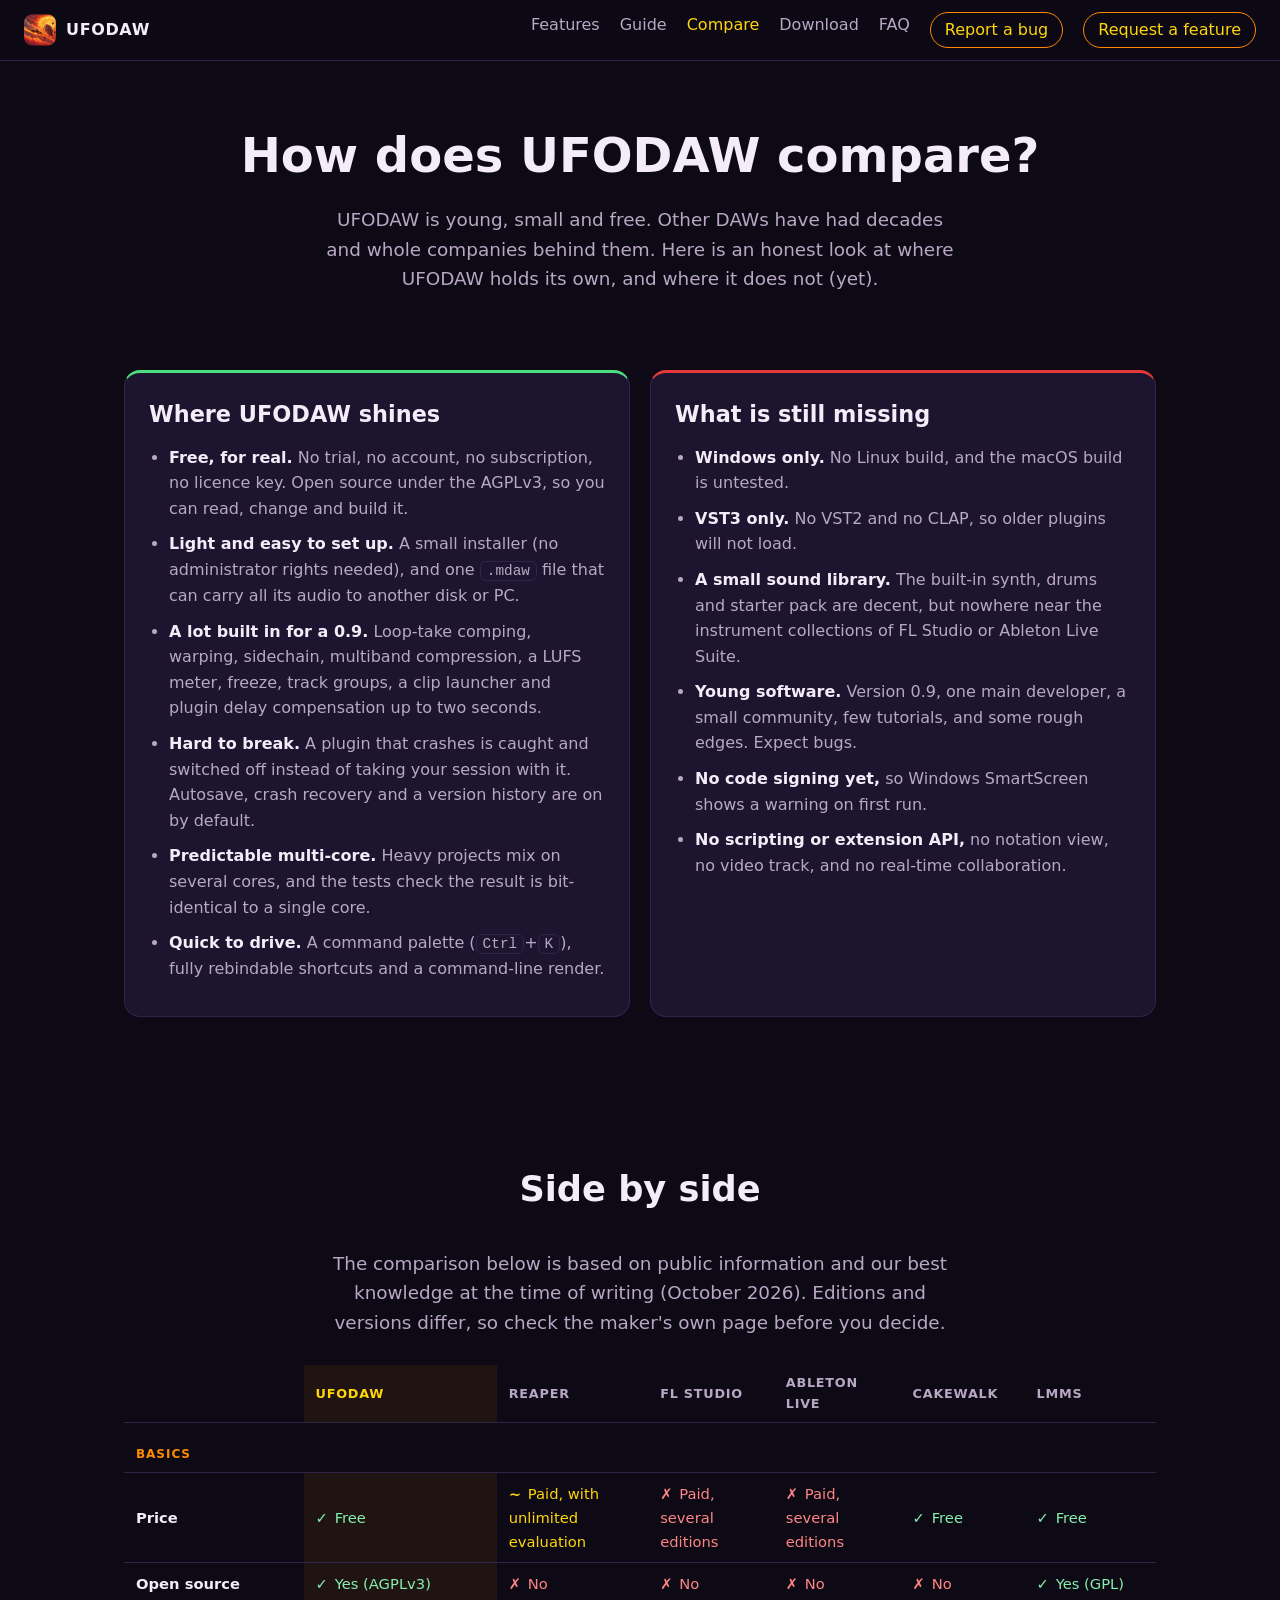
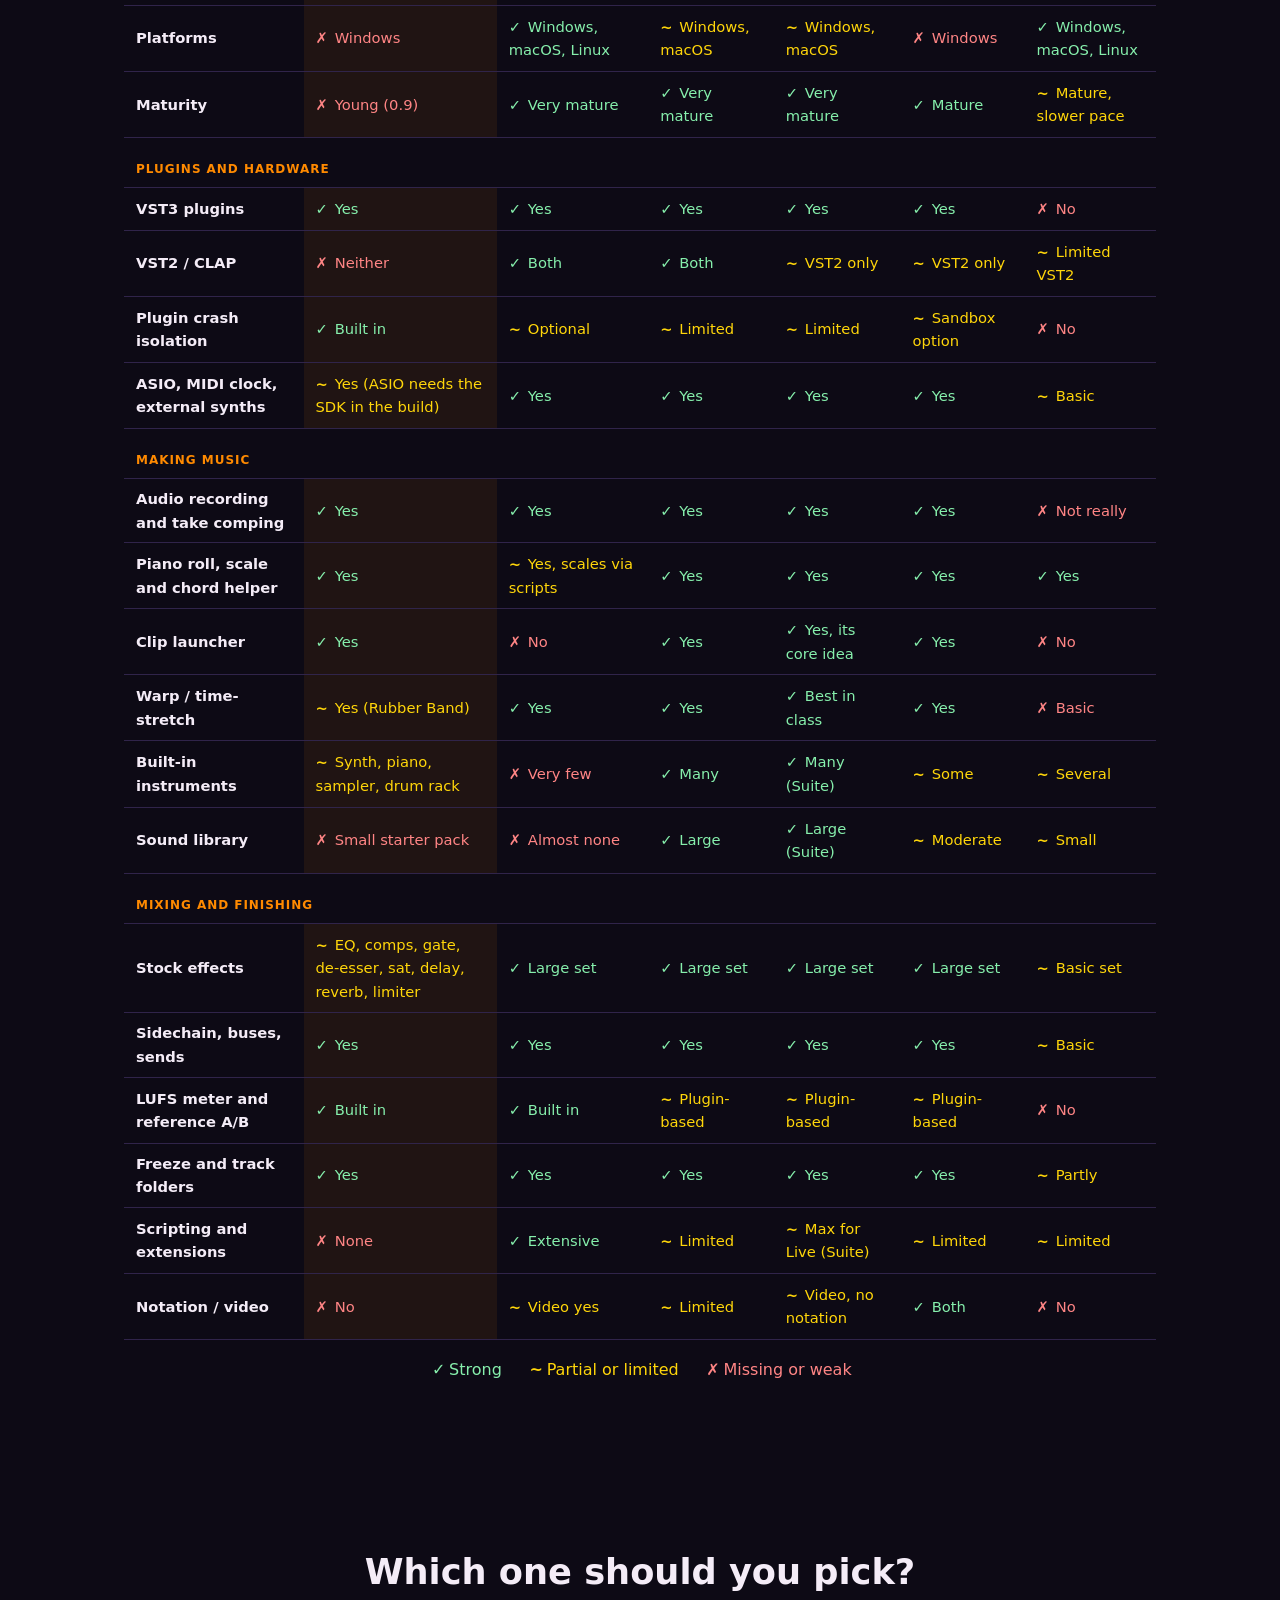
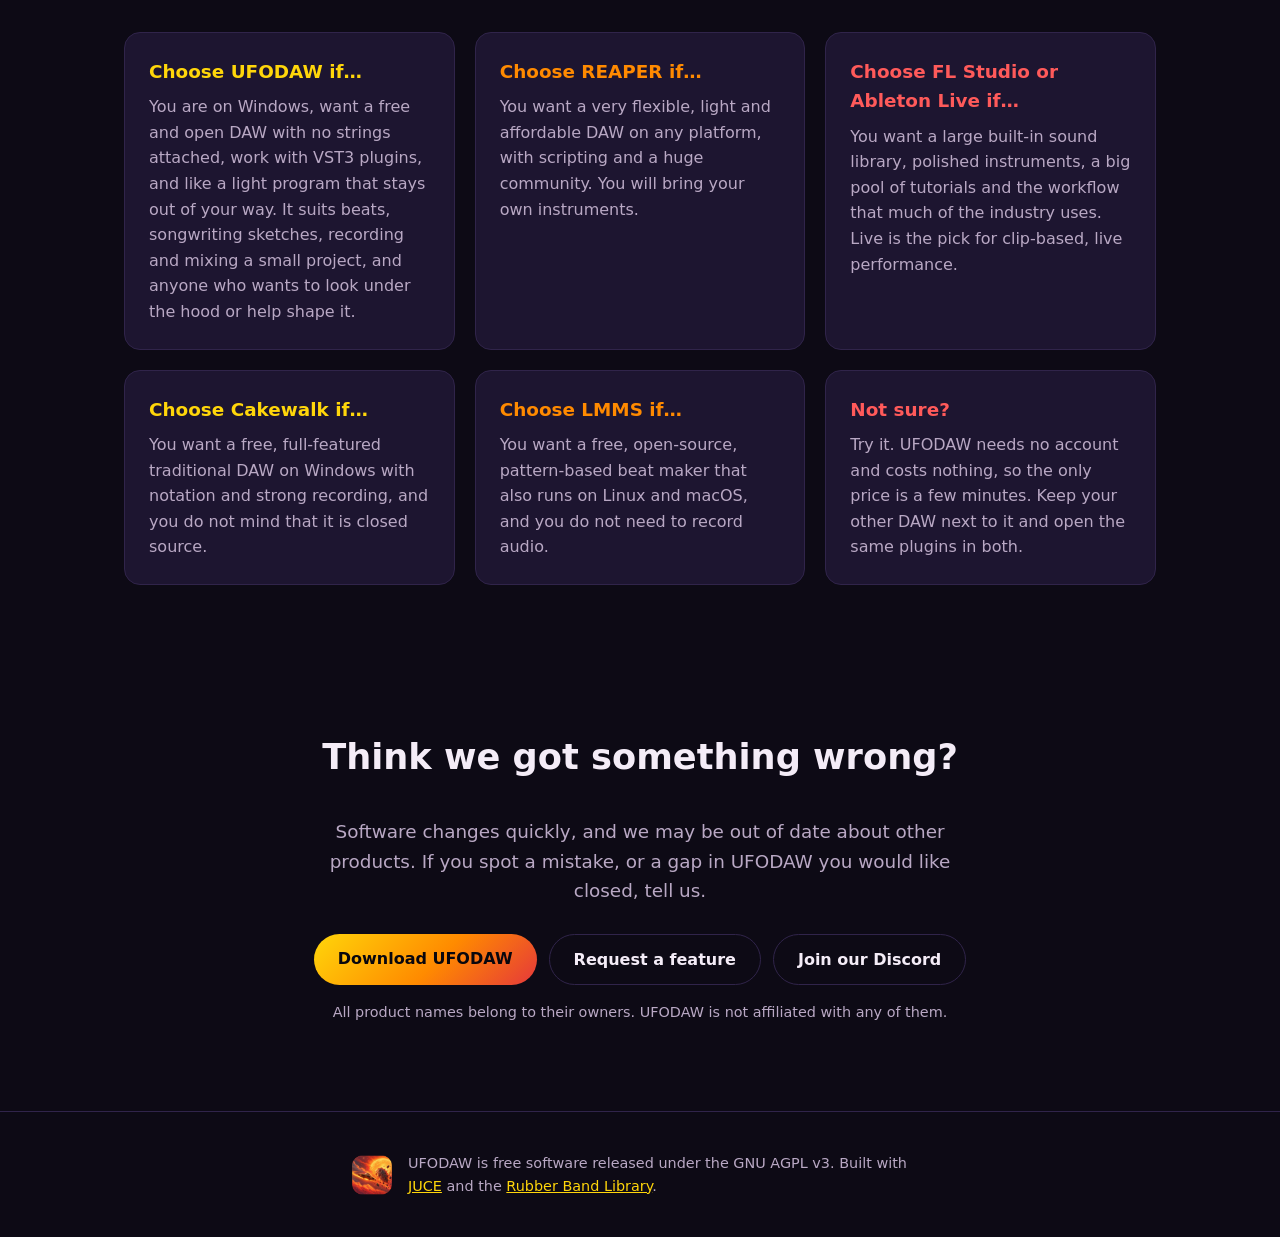
<file: docs/compare.html>
<!doctype html>
<html lang="en">
<head>
<meta charset="utf-8">
<meta name="viewport" content="width=device-width, initial-scale=1">
<title>UFODAW compared – an honest look at other DAWs</title>
<meta name="description" content="How UFODAW compares to REAPER, FL Studio, Ableton Live, Cakewalk and LMMS: where this free, open-source Windows DAW is strong, and what it still lacks.">
<link rel="icon" type="image/png" sizes="32x32" href="favicon-32.png">
<link rel="canonical" href="https://ufodaw.eu/compare.html">
<meta property="og:type" content="article">
<meta property="og:site_name" content="UFODAW">
<meta property="og:title" content="UFODAW compared – an honest look at other DAWs">
<meta property="og:description" content="UFODAW next to REAPER, FL Studio, Ableton Live, Cakewalk and LMMS: what it does well and what is still missing.">
<meta property="og:url" content="https://ufodaw.eu/compare.html">
<meta property="og:image" content="https://ufodaw.eu/icon.png">
<meta name="twitter:card" content="summary">
<link rel="stylesheet" href="style.css">
</head>
<body>

<header class="nav">
  <a class="brand" href="index.html"><img src="icon.png" alt="" width="32" height="32"> UFODAW</a>
  <nav>
    <a href="index.html#features">Features</a>
    <a href="guide.html">Guide</a>
    <a href="compare.html" aria-current="page">Compare</a>
    <a href="index.html#download">Download</a>
    <a href="index.html#faq">FAQ</a>
    <a class="nav-btn" id="bug-nav" href="index.html#feedback">Report a bug</a>
    <a class="nav-btn" id="fr-nav" href="index.html#feedback">Request a feature</a>
  </nav>
</header>

<div class="page-head">
  <h1>How does UFODAW compare?</h1>
  <p class="lead">UFODAW is young, small and free. Other DAWs have had decades and whole companies behind them. Here is an honest look at where UFODAW holds its own, and where it does not (yet).</p>
</div>

<main class="cmp-page">

  <section class="cmp-summary">
    <div class="cmp-card good">
      <h2>Where UFODAW shines</h2>
      <ul>
        <li><b>Free, for real.</b> No trial, no account, no subscription, no licence key. Open source under the AGPLv3, so you can read, change and build it.</li>
        <li><b>Light and easy to set up.</b> A small installer (no administrator rights needed), and one <code>.mdaw</code> file that can carry all its audio to another disk or PC.</li>
        <li><b>A lot built in for a 0.9.</b> Loop-take comping, warping, sidechain, multiband compression, a LUFS meter, freeze, track groups, a clip launcher and plugin delay compensation up to two seconds.</li>
        <li><b>Hard to break.</b> A plugin that crashes is caught and switched off instead of taking your session with it. Autosave, crash recovery and a version history are on by default.</li>
        <li><b>Predictable multi-core.</b> Heavy projects mix on several cores, and the tests check the result is bit-identical to a single core.</li>
        <li><b>Quick to drive.</b> A command palette (<kbd>Ctrl</kbd>+<kbd>K</kbd>), fully rebindable shortcuts and a command-line render.</li>
      </ul>
    </div>
    <div class="cmp-card bad">
      <h2>What is still missing</h2>
      <ul>
        <li><b>Windows only.</b> No Linux build, and the macOS build is untested.</li>
        <li><b>VST3 only.</b> No VST2 and no CLAP, so older plugins will not load.</li>
        <li><b>A small sound library.</b> The built-in synth, drums and starter pack are decent, but nowhere near the instrument collections of FL Studio or Ableton Live Suite.</li>
        <li><b>Young software.</b> Version 0.9, one main developer, a small community, few tutorials, and some rough edges. Expect bugs.</li>
        <li><b>No code signing yet,</b> so Windows SmartScreen shows a warning on first run.</li>
        <li><b>No scripting or extension API,</b> no notation view, no video track, and no real-time collaboration.</li>
      </ul>
    </div>
  </section>

  <section>
    <h2>Side by side</h2>
    <p class="lead center">The comparison below is based on public information and our best knowledge at the time of writing (October 2026). Editions and versions differ, so check the maker's own page before you decide.</p>
    <div class="table-wrap">
      <table class="cmp" aria-label="Feature comparison of UFODAW, REAPER, FL Studio, Ableton Live, Cakewalk and LMMS">
        <thead>
          <tr><th scope="col">&nbsp;</th><th scope="col" class="us">UFODAW</th><th scope="col">REAPER</th><th scope="col">FL Studio</th><th scope="col">Ableton Live</th><th scope="col">Cakewalk</th><th scope="col">LMMS</th></tr>
        </thead>
        <tbody>
          <tr class="grp"><th scope="row" colspan="7">Basics</th></tr>
          <tr><th scope="row">Price</th><td class="us"><span class="y">Free</span></td><td><span class="p">Paid, with unlimited evaluation</span></td><td><span class="n">Paid, several editions</span></td><td><span class="n">Paid, several editions</span></td><td><span class="y">Free</span></td><td><span class="y">Free</span></td></tr>
          <tr><th scope="row">Open source</th><td class="us"><span class="y">Yes (AGPLv3)</span></td><td><span class="n">No</span></td><td><span class="n">No</span></td><td><span class="n">No</span></td><td><span class="n">No</span></td><td><span class="y">Yes (GPL)</span></td></tr>
          <tr><th scope="row">Platforms</th><td class="us"><span class="n">Windows</span></td><td><span class="y">Windows, macOS, Linux</span></td><td><span class="p">Windows, macOS</span></td><td><span class="p">Windows, macOS</span></td><td><span class="n">Windows</span></td><td><span class="y">Windows, macOS, Linux</span></td></tr>
          <tr><th scope="row">Maturity</th><td class="us"><span class="n">Young (0.9)</span></td><td><span class="y">Very mature</span></td><td><span class="y">Very mature</span></td><td><span class="y">Very mature</span></td><td><span class="y">Mature</span></td><td><span class="p">Mature, slower pace</span></td></tr>

          <tr class="grp"><th scope="row" colspan="7">Plugins and hardware</th></tr>
          <tr><th scope="row">VST3 plugins</th><td class="us"><span class="y">Yes</span></td><td><span class="y">Yes</span></td><td><span class="y">Yes</span></td><td><span class="y">Yes</span></td><td><span class="y">Yes</span></td><td><span class="n">No</span></td></tr>
          <tr><th scope="row">VST2 / CLAP</th><td class="us"><span class="n">Neither</span></td><td><span class="y">Both</span></td><td><span class="y">Both</span></td><td><span class="p">VST2 only</span></td><td><span class="p">VST2 only</span></td><td><span class="p">Limited VST2</span></td></tr>
          <tr><th scope="row">Plugin crash isolation</th><td class="us"><span class="y">Built in</span></td><td><span class="p">Optional</span></td><td><span class="p">Limited</span></td><td><span class="p">Limited</span></td><td><span class="p">Sandbox option</span></td><td><span class="n">No</span></td></tr>
          <tr><th scope="row">ASIO, MIDI clock, external synths</th><td class="us"><span class="p">Yes (ASIO needs the SDK in the build)</span></td><td><span class="y">Yes</span></td><td><span class="y">Yes</span></td><td><span class="y">Yes</span></td><td><span class="y">Yes</span></td><td><span class="p">Basic</span></td></tr>

          <tr class="grp"><th scope="row" colspan="7">Making music</th></tr>
          <tr><th scope="row">Audio recording and take comping</th><td class="us"><span class="y">Yes</span></td><td><span class="y">Yes</span></td><td><span class="y">Yes</span></td><td><span class="y">Yes</span></td><td><span class="y">Yes</span></td><td><span class="n">Not really</span></td></tr>
          <tr><th scope="row">Piano roll, scale and chord helper</th><td class="us"><span class="y">Yes</span></td><td><span class="p">Yes, scales via scripts</span></td><td><span class="y">Yes</span></td><td><span class="y">Yes</span></td><td><span class="y">Yes</span></td><td><span class="y">Yes</span></td></tr>
          <tr><th scope="row">Clip launcher</th><td class="us"><span class="y">Yes</span></td><td><span class="n">No</span></td><td><span class="y">Yes</span></td><td><span class="y">Yes, its core idea</span></td><td><span class="y">Yes</span></td><td><span class="n">No</span></td></tr>
          <tr><th scope="row">Warp / time-stretch</th><td class="us"><span class="p">Yes (Rubber Band)</span></td><td><span class="y">Yes</span></td><td><span class="y">Yes</span></td><td><span class="y">Best in class</span></td><td><span class="y">Yes</span></td><td><span class="n">Basic</span></td></tr>
          <tr><th scope="row">Built-in instruments</th><td class="us"><span class="p">Synth, piano, sampler, drum rack</span></td><td><span class="n">Very few</span></td><td><span class="y">Many</span></td><td><span class="y">Many (Suite)</span></td><td><span class="p">Some</span></td><td><span class="p">Several</span></td></tr>
          <tr><th scope="row">Sound library</th><td class="us"><span class="n">Small starter pack</span></td><td><span class="n">Almost none</span></td><td><span class="y">Large</span></td><td><span class="y">Large (Suite)</span></td><td><span class="p">Moderate</span></td><td><span class="p">Small</span></td></tr>

          <tr class="grp"><th scope="row" colspan="7">Mixing and finishing</th></tr>
          <tr><th scope="row">Stock effects</th><td class="us"><span class="p">EQ, comps, gate, de-esser, sat, delay, reverb, limiter</span></td><td><span class="y">Large set</span></td><td><span class="y">Large set</span></td><td><span class="y">Large set</span></td><td><span class="y">Large set</span></td><td><span class="p">Basic set</span></td></tr>
          <tr><th scope="row">Sidechain, buses, sends</th><td class="us"><span class="y">Yes</span></td><td><span class="y">Yes</span></td><td><span class="y">Yes</span></td><td><span class="y">Yes</span></td><td><span class="y">Yes</span></td><td><span class="p">Basic</span></td></tr>
          <tr><th scope="row">LUFS meter and reference A/B</th><td class="us"><span class="y">Built in</span></td><td><span class="y">Built in</span></td><td><span class="p">Plugin-based</span></td><td><span class="p">Plugin-based</span></td><td><span class="p">Plugin-based</span></td><td><span class="n">No</span></td></tr>
          <tr><th scope="row">Freeze and track folders</th><td class="us"><span class="y">Yes</span></td><td><span class="y">Yes</span></td><td><span class="y">Yes</span></td><td><span class="y">Yes</span></td><td><span class="y">Yes</span></td><td><span class="p">Partly</span></td></tr>
          <tr><th scope="row">Scripting and extensions</th><td class="us"><span class="n">None</span></td><td><span class="y">Extensive</span></td><td><span class="p">Limited</span></td><td><span class="p">Max for Live (Suite)</span></td><td><span class="p">Limited</span></td><td><span class="p">Limited</span></td></tr>
          <tr><th scope="row">Notation / video</th><td class="us"><span class="n">No</span></td><td><span class="p">Video yes</span></td><td><span class="p">Limited</span></td><td><span class="p">Video, no notation</span></td><td><span class="y">Both</span></td><td><span class="n">No</span></td></tr>
        </tbody>
      </table>
    </div>
    <p class="legend"><span class="y">Strong</span> <span class="p">Partial or limited</span> <span class="n">Missing or weak</span></p>
  </section>

  <section>
    <h2>Which one should you pick?</h2>
    <div class="grid">
      <article>
        <h3 class="c-yellow">Choose UFODAW if…</h3>
        <p>You are on Windows, want a free and open DAW with no strings attached, work with VST3 plugins, and like a light program that stays out of your way. It suits beats, songwriting sketches, recording and mixing a small project, and anyone who wants to look under the hood or help shape it.</p>
      </article>
      <article>
        <h3 class="c-orange">Choose REAPER if…</h3>
        <p>You want a very flexible, light and affordable DAW on any platform, with scripting and a huge community. You will bring your own instruments.</p>
      </article>
      <article>
        <h3 class="c-red">Choose FL Studio or Ableton Live if…</h3>
        <p>You want a large built-in sound library, polished instruments, a big pool of tutorials and the workflow that much of the industry uses. Live is the pick for clip-based, live performance.</p>
      </article>
      <article>
        <h3 class="c-yellow">Choose Cakewalk if…</h3>
        <p>You want a free, full-featured traditional DAW on Windows with notation and strong recording, and you do not mind that it is closed source.</p>
      </article>
      <article>
        <h3 class="c-orange">Choose LMMS if…</h3>
        <p>You want a free, open-source, pattern-based beat maker that also runs on Linux and macOS, and you do not need to record audio.</p>
      </article>
      <article>
        <h3 class="c-red">Not sure?</h3>
        <p>Try it. UFODAW needs no account and costs nothing, so the only price is a few minutes. Keep your other DAW next to it and open the same plugins in both.</p>
      </article>
    </div>
  </section>

  <section class="center">
    <h2>Think we got something wrong?</h2>
    <p class="lead">Software changes quickly, and we may be out of date about other products. If you spot a mistake, or a gap in UFODAW you would like closed, tell us.</p>
    <div class="cta">
      <a class="btn primary" id="dl" href="#">Download UFODAW</a>
      <a class="btn" id="fr" href="#" target="_blank" rel="noopener">Request a feature</a>
      <a class="btn" href="https://discord.gg/BhvKsN6knU" target="_blank" rel="noopener">Join our Discord</a>
    </div>
    <p class="meta">All product names belong to their owners. UFODAW is not affiliated with any of them.</p>
  </section>

</main>

<footer>
  <img src="icon.png" alt="" width="40" height="40">
  <p>UFODAW is free software released under the GNU AGPL v3. Built with <a href="https://juce.com">JUCE</a> and the <a href="https://breakfastquay.com/rubberband/">Rubber Band Library</a>.</p>
</footer>

<script>
  var REPO = "https://github.com/Thulehunter/ufodaw";
  var fr = REPO + "/issues/new?labels=enhancement&title=" + encodeURIComponent("Feature request: ");
  document.getElementById("dl").href = REPO + "/releases/latest";
  document.getElementById("fr").href = fr;
  document.getElementById("fr-nav").href = fr;
  document.getElementById("fr-nav").target = "_blank";
  document.getElementById("bug-nav").href = REPO + "/issues/new?labels=bug&title=" + encodeURIComponent("Bug: ");
  document.getElementById("bug-nav").target = "_blank";
</script>
</body>
</html>
</file>
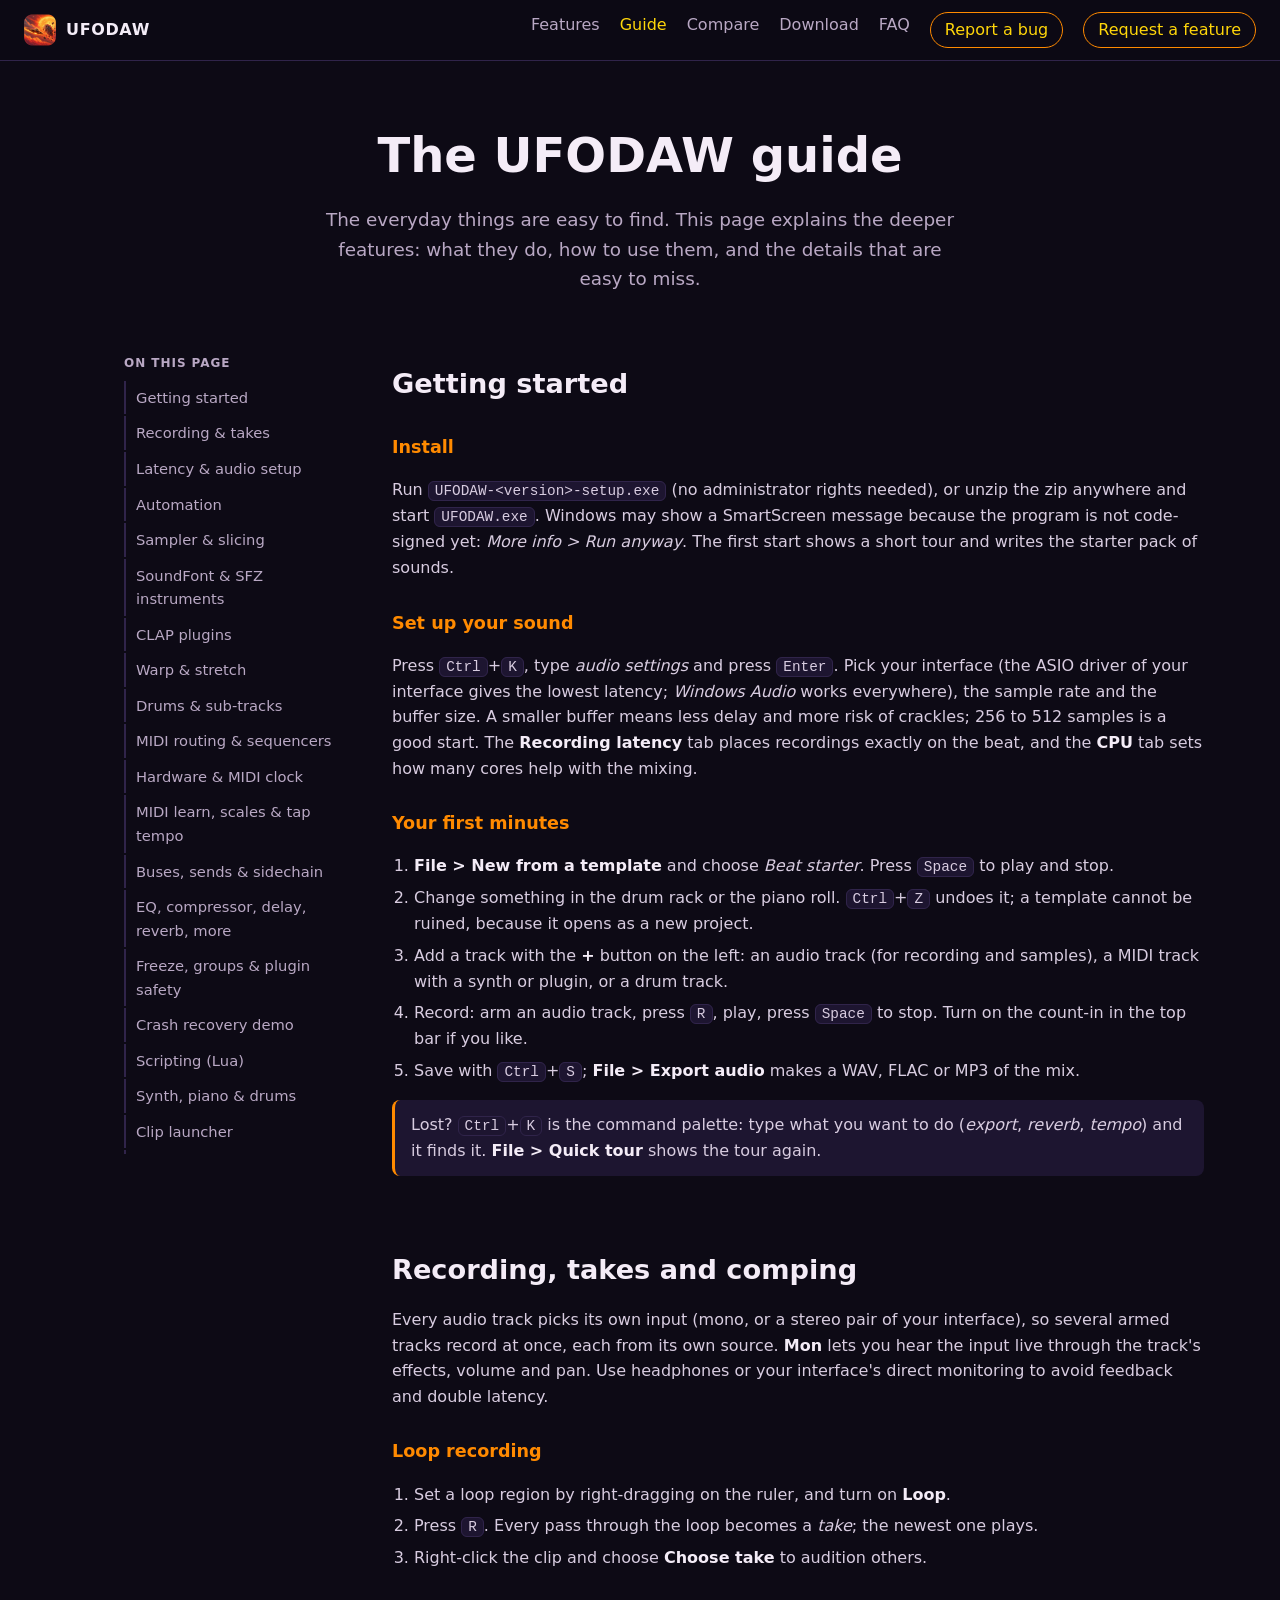
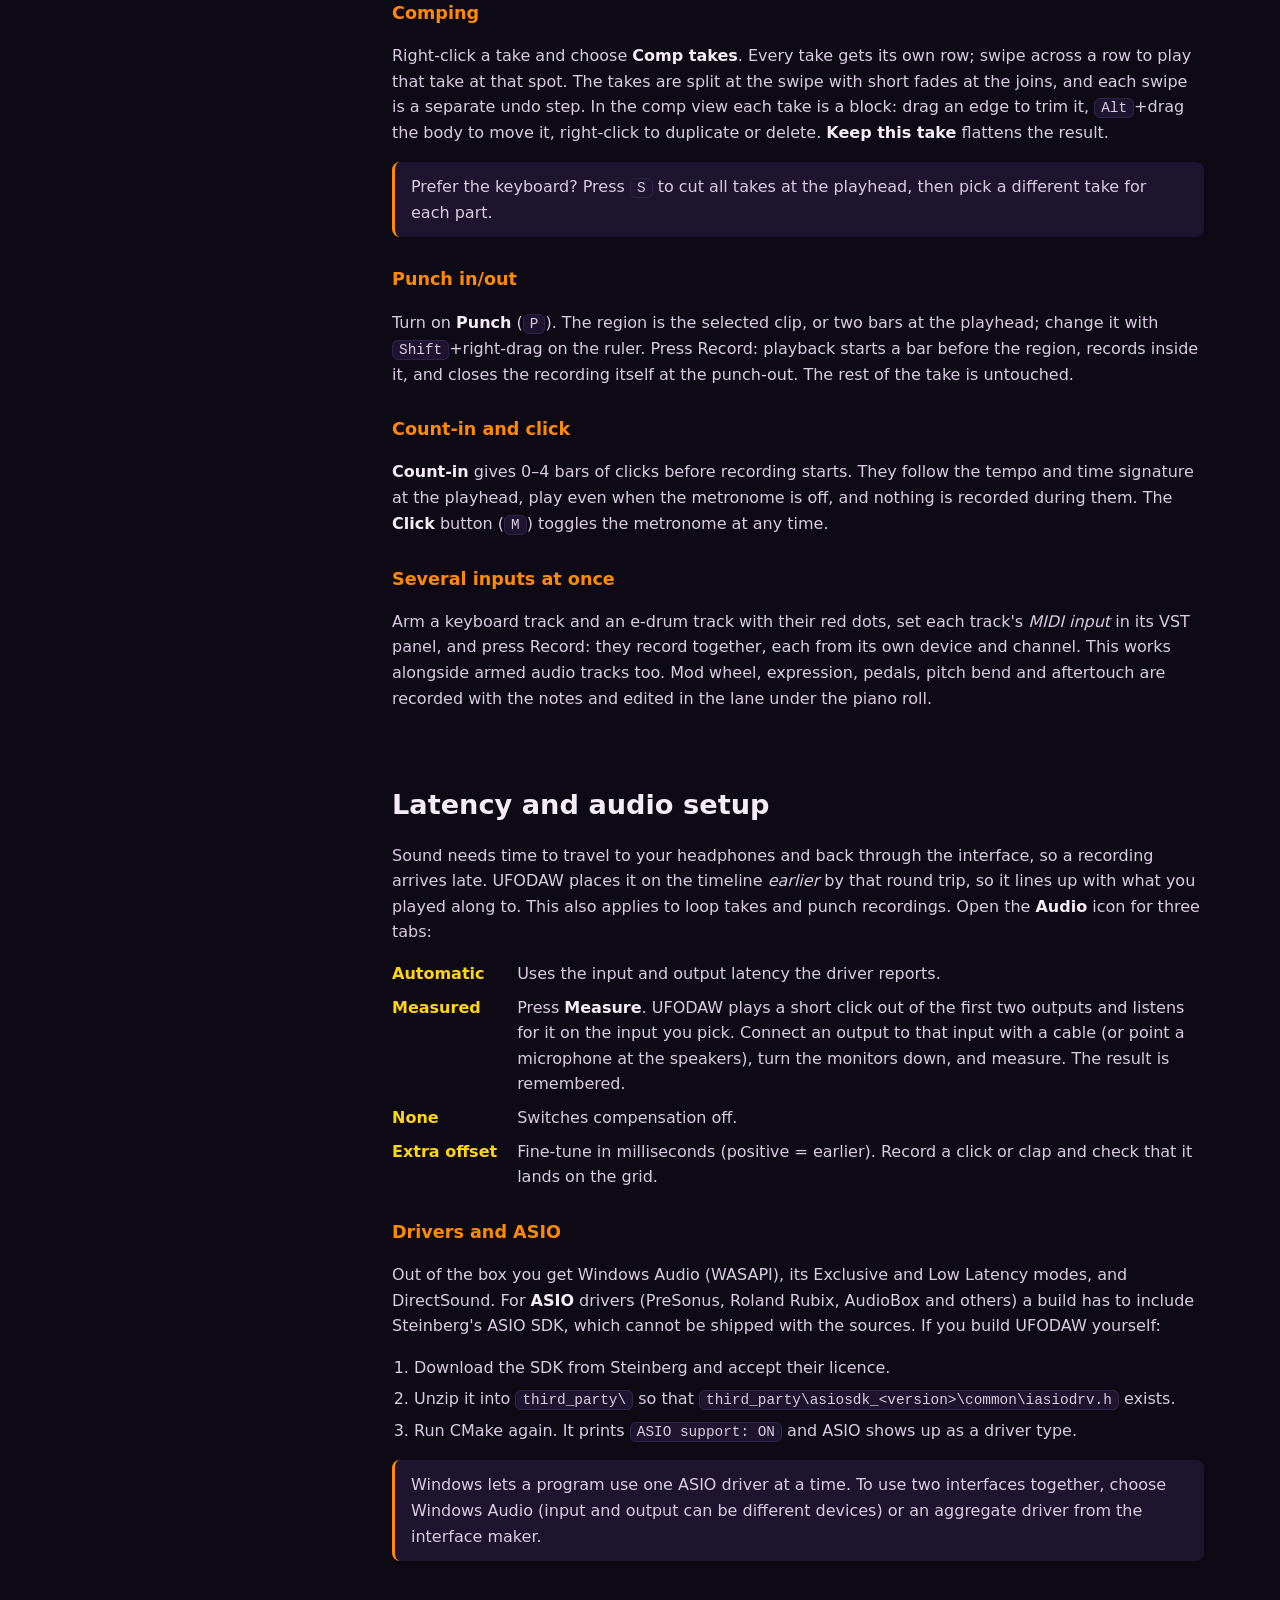
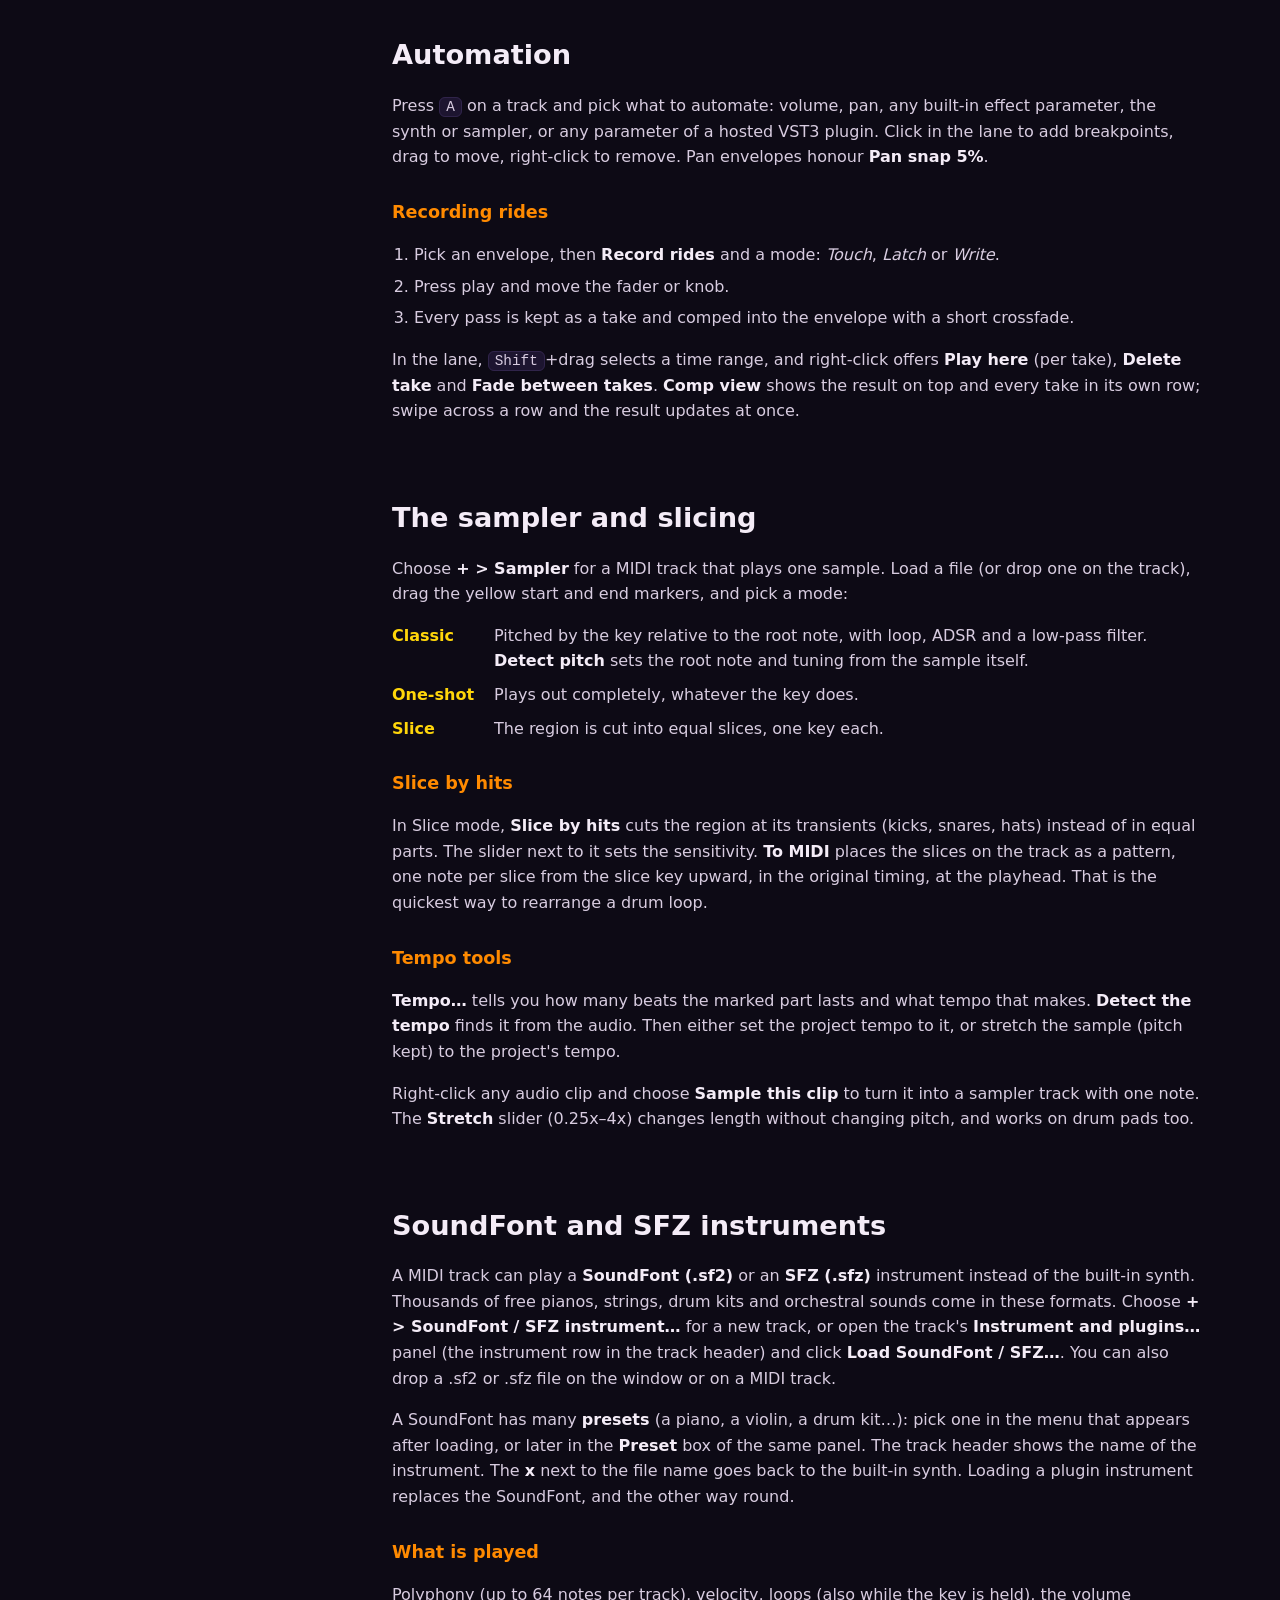
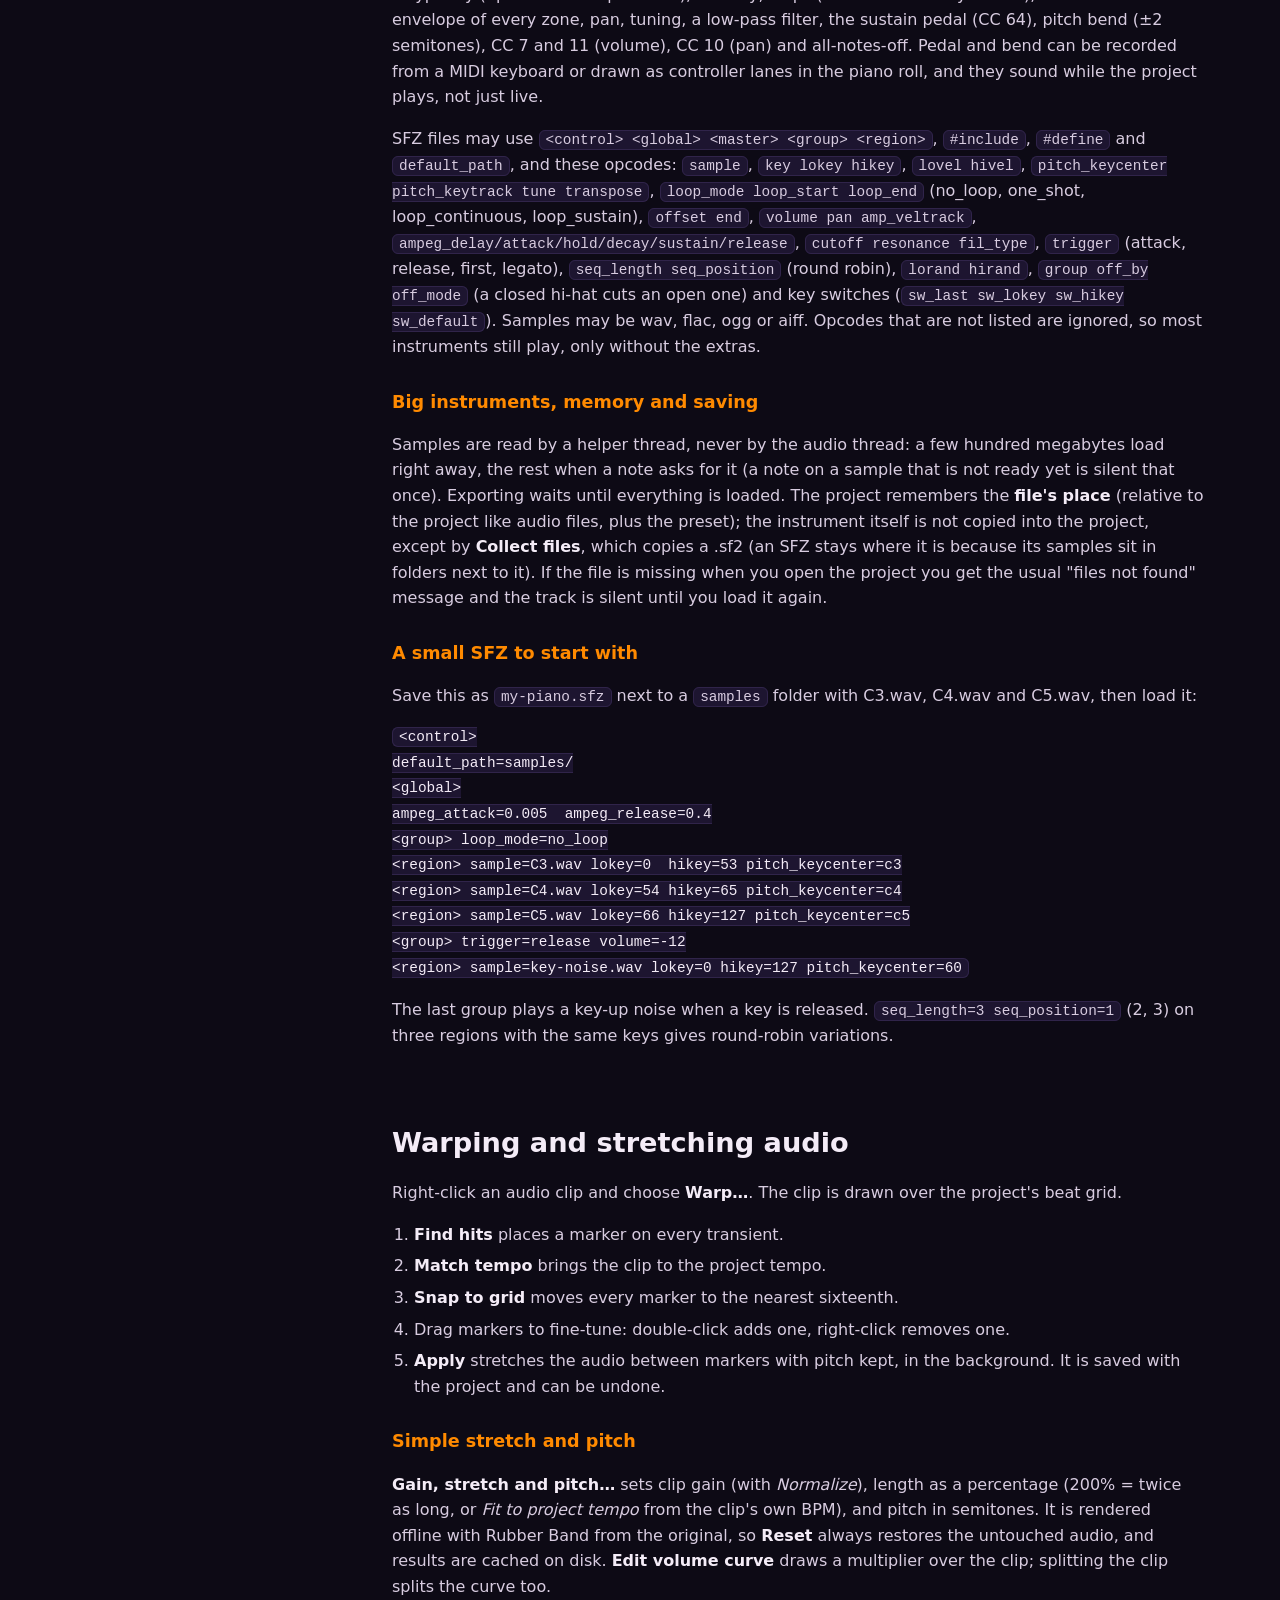
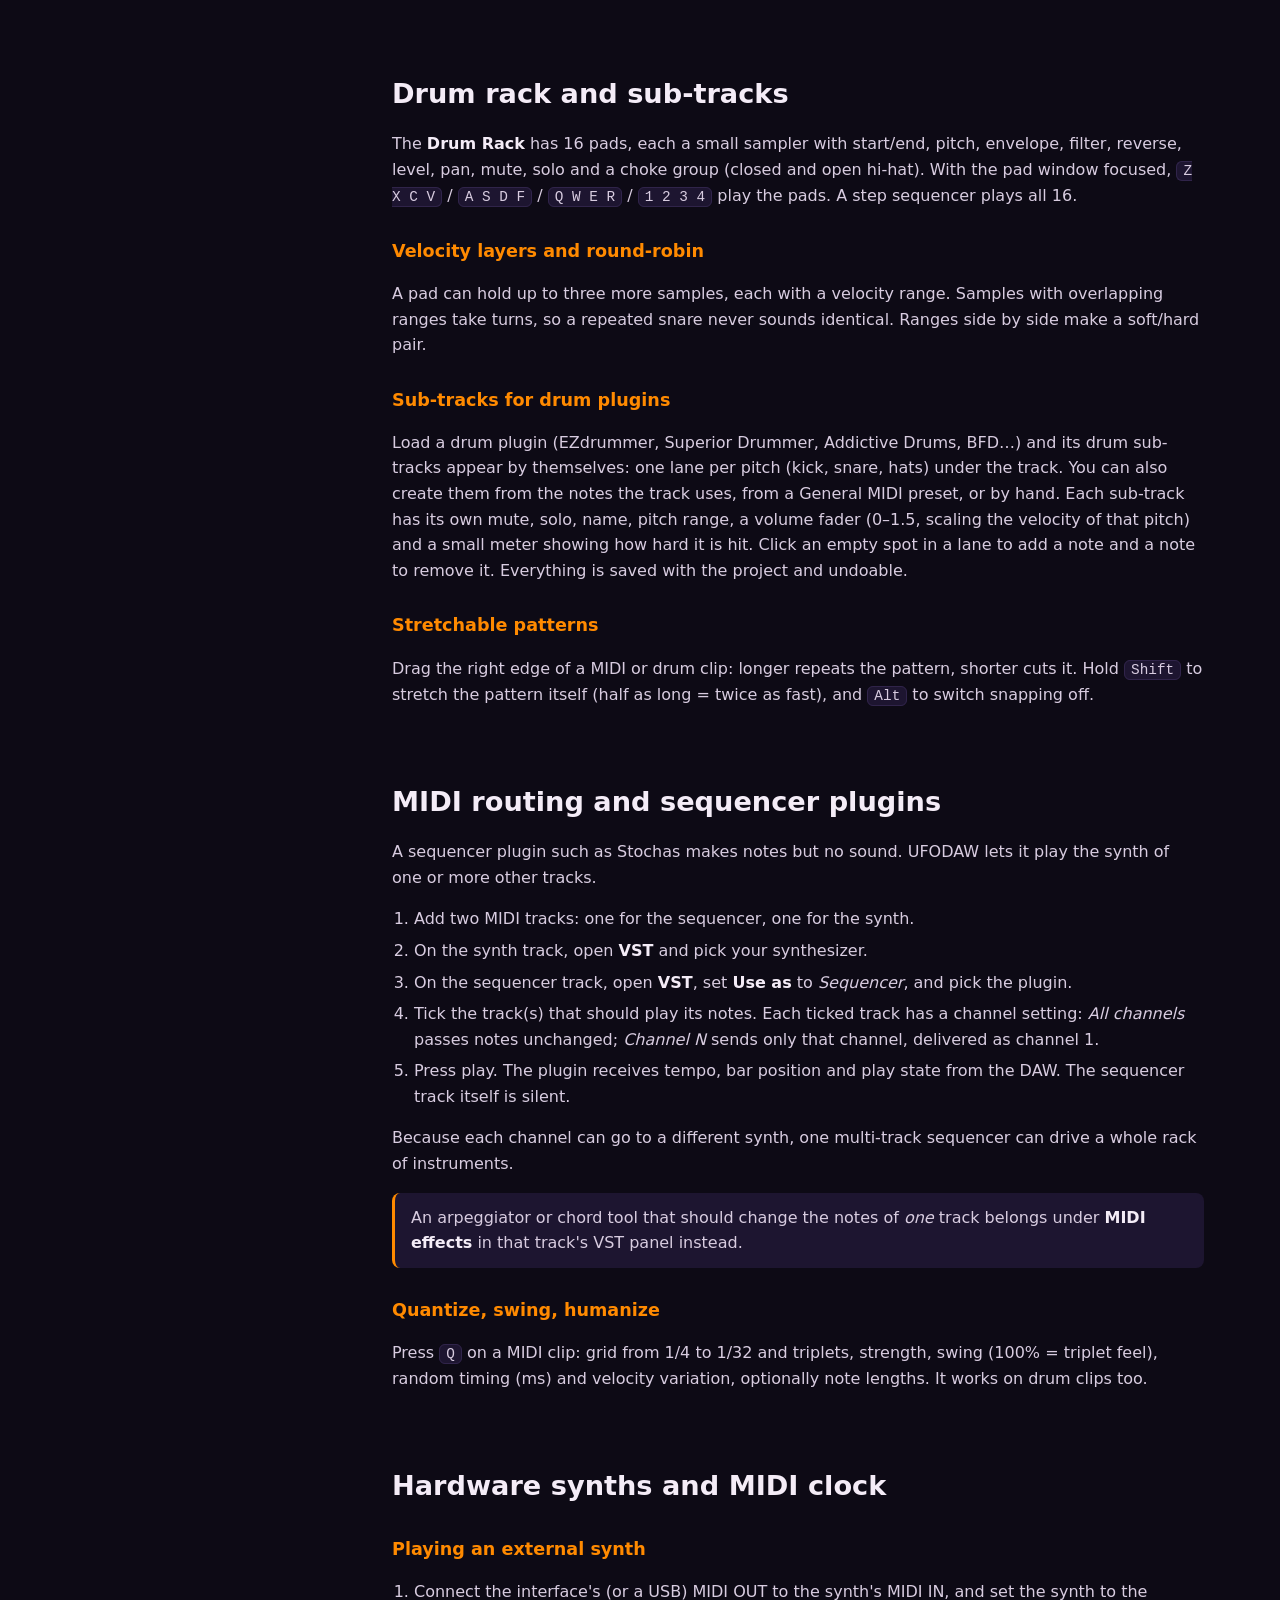
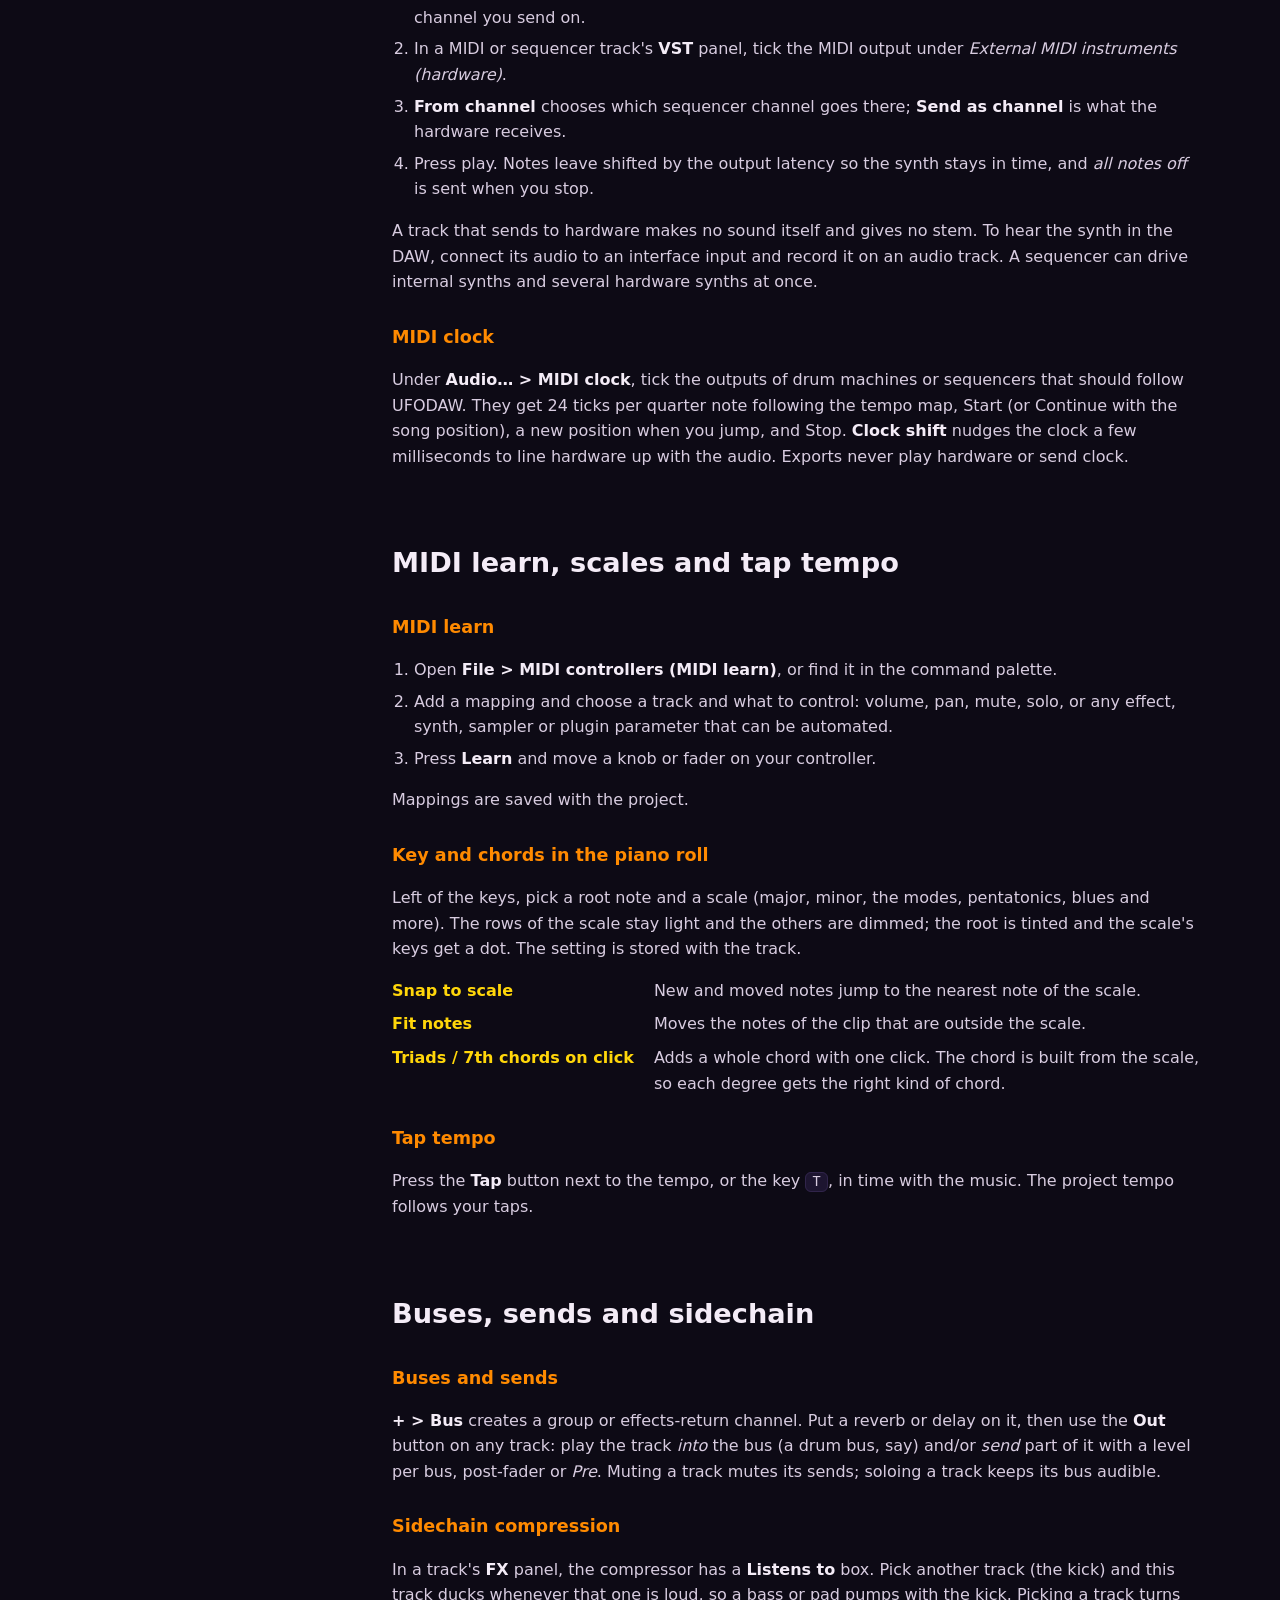
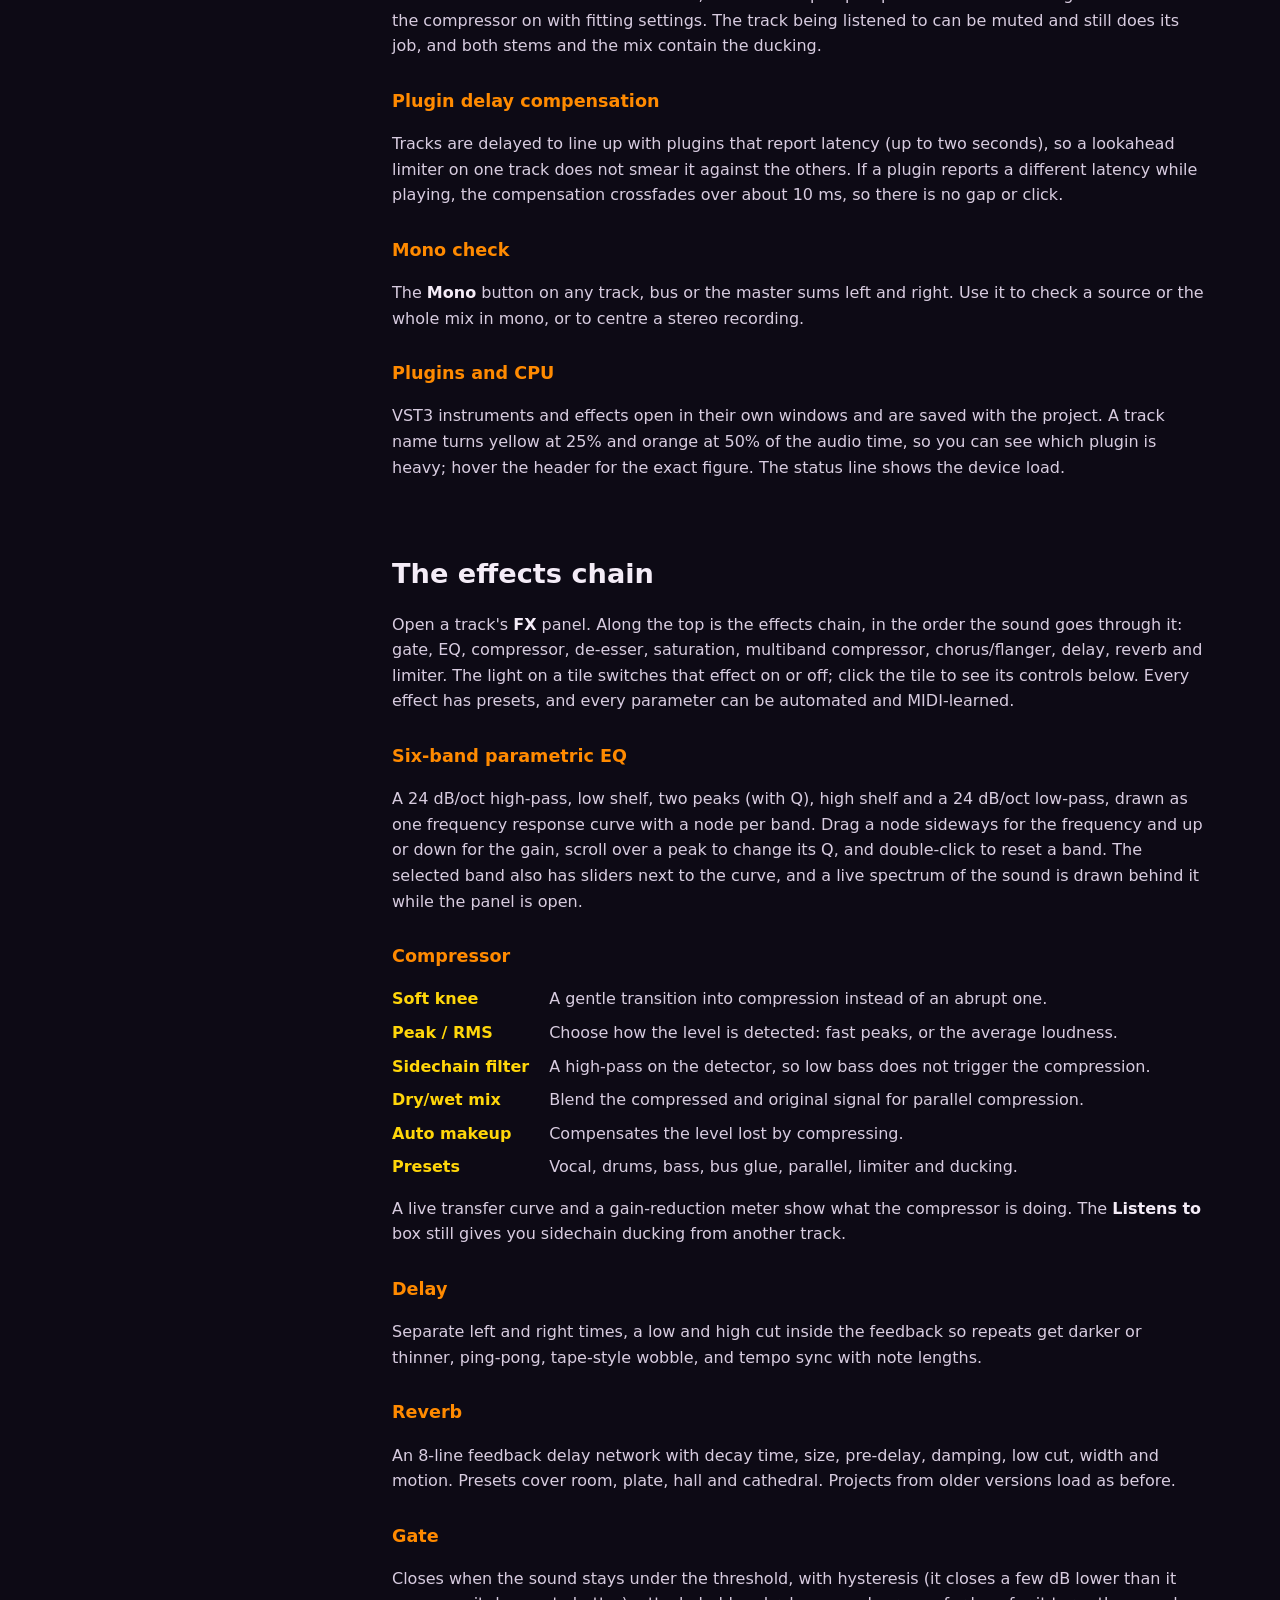
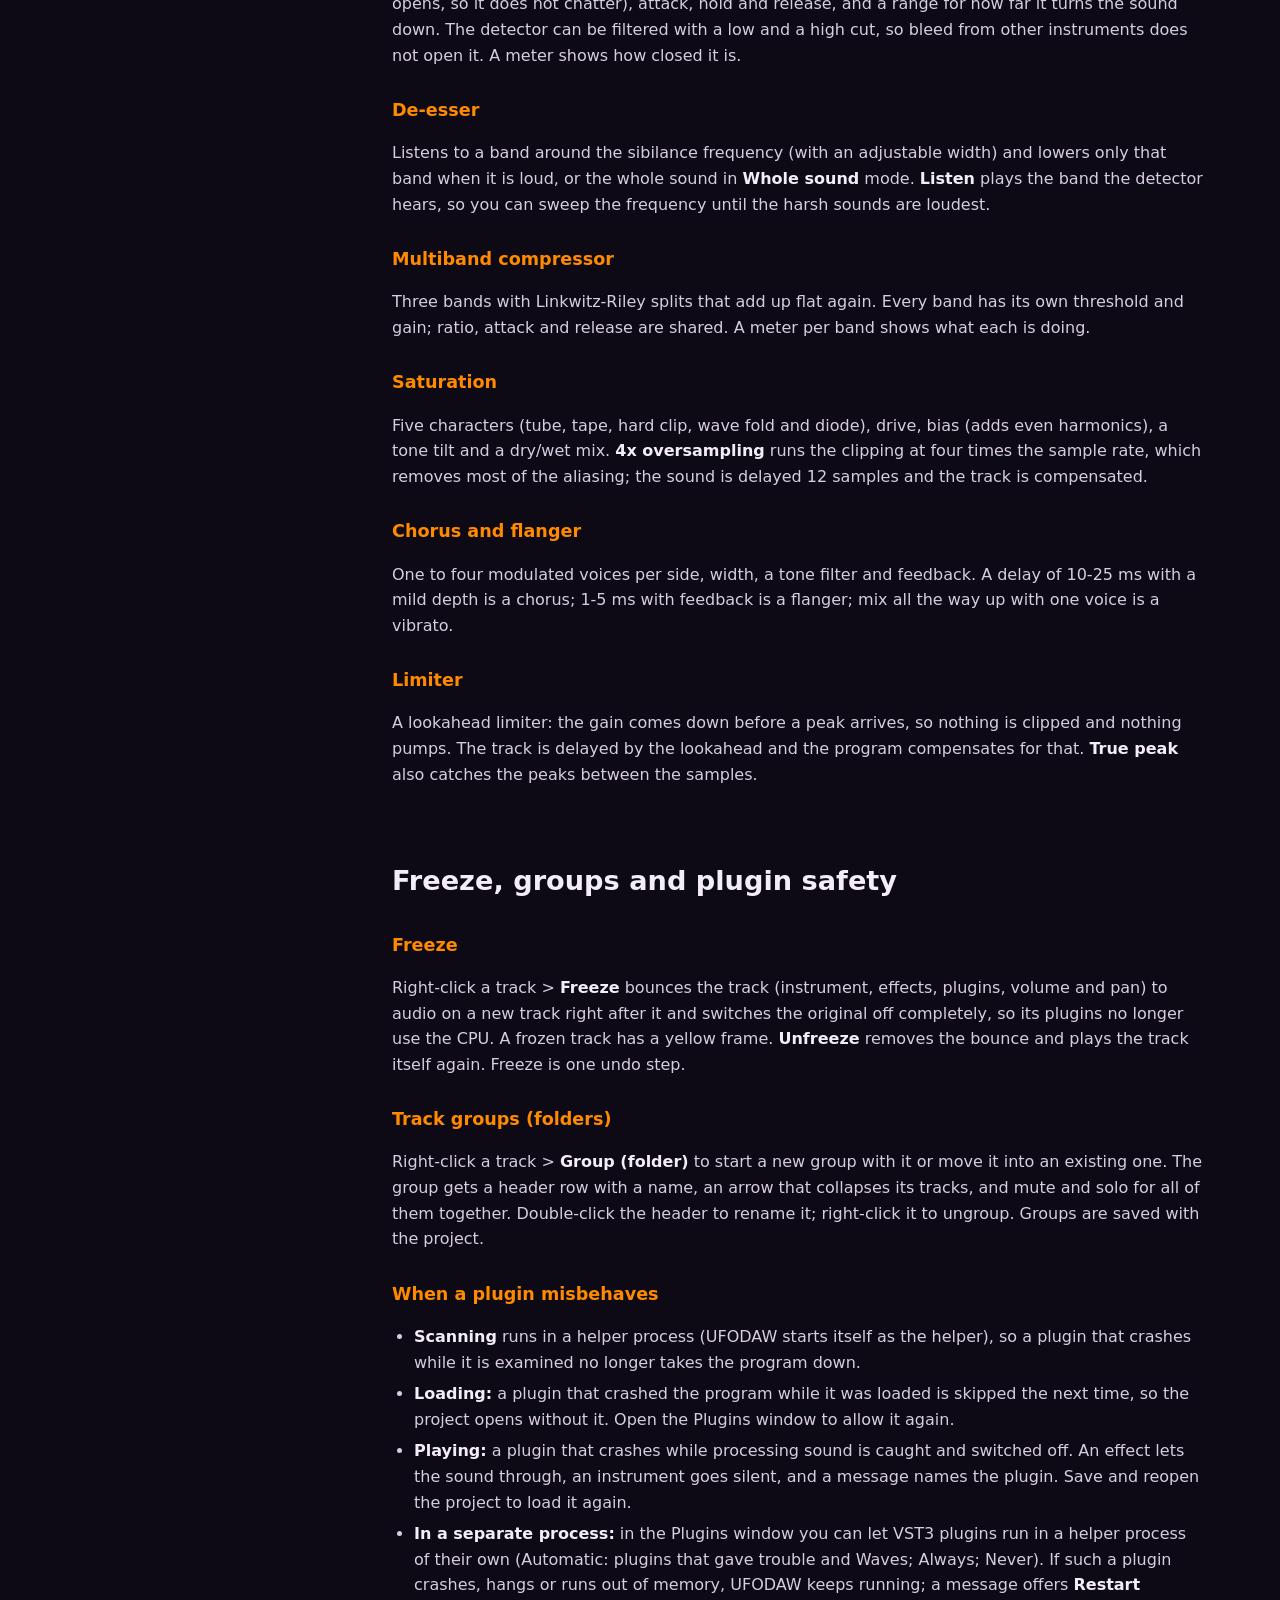
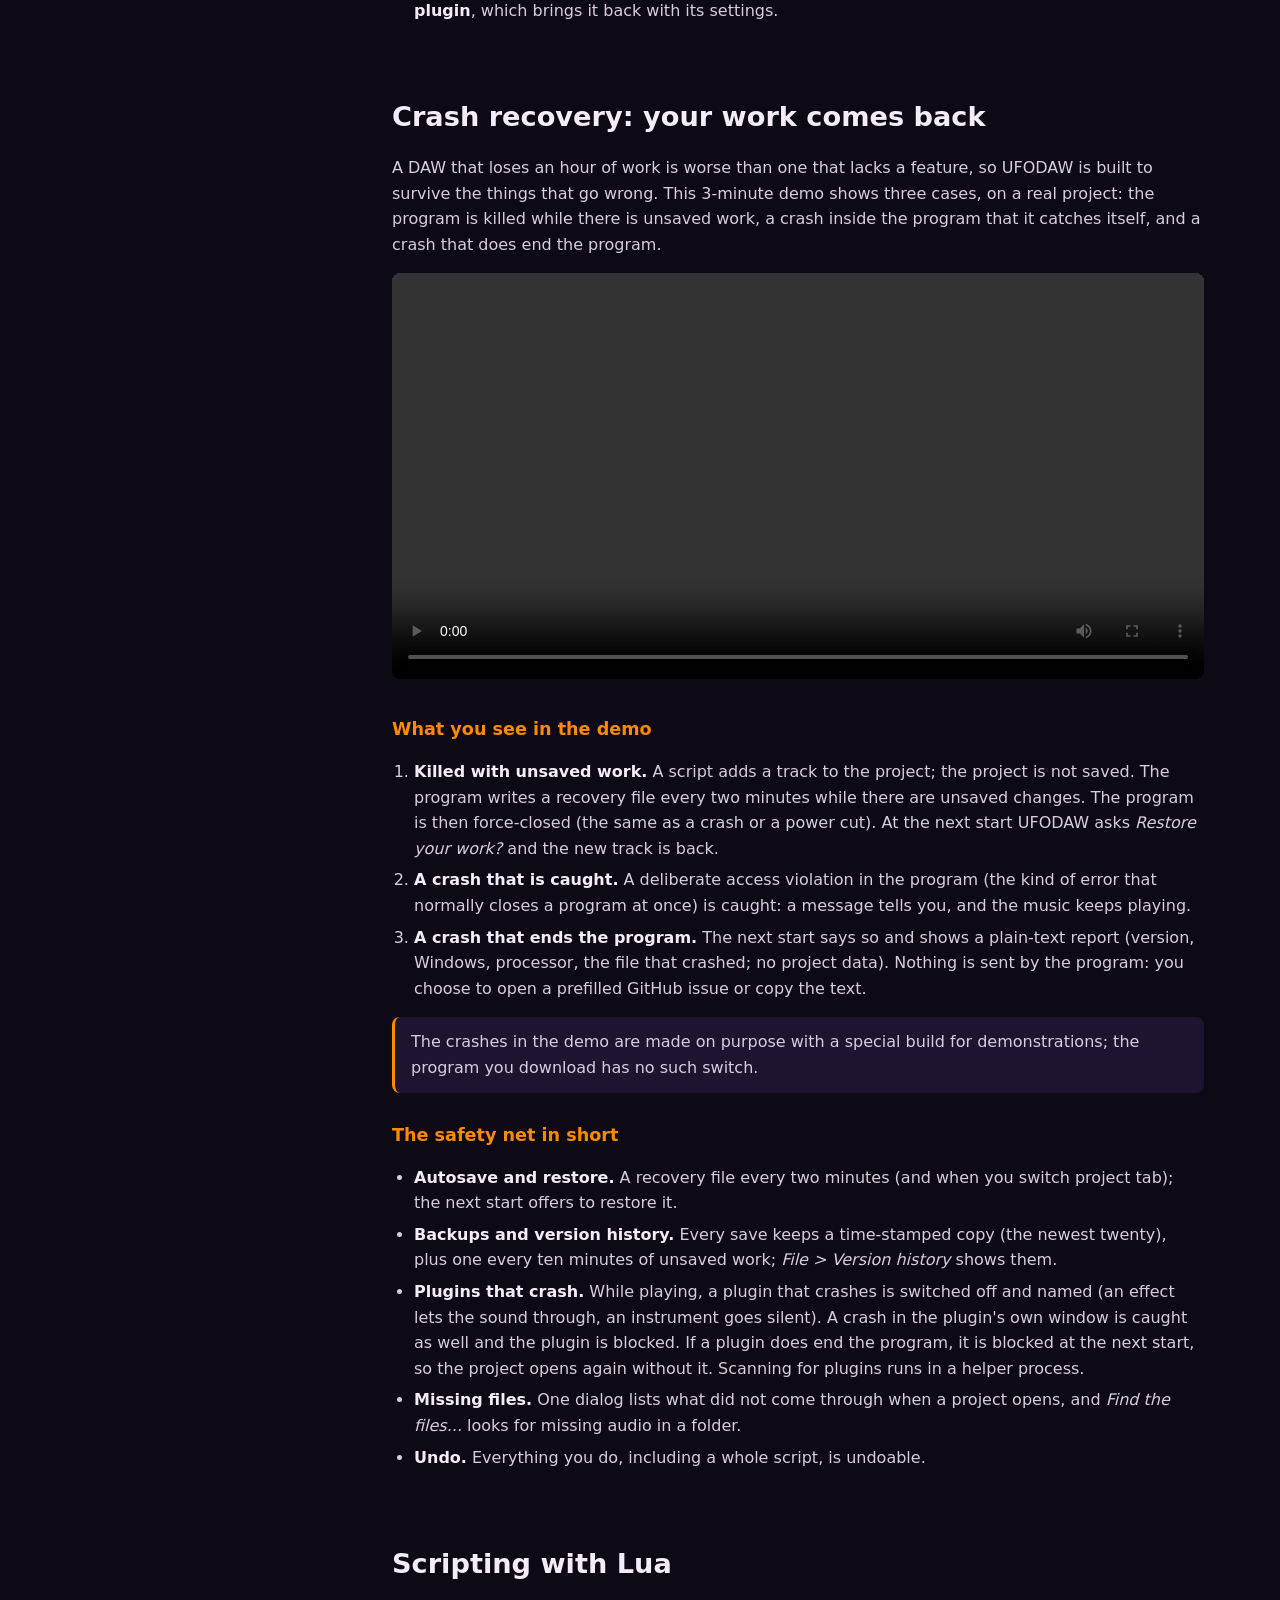
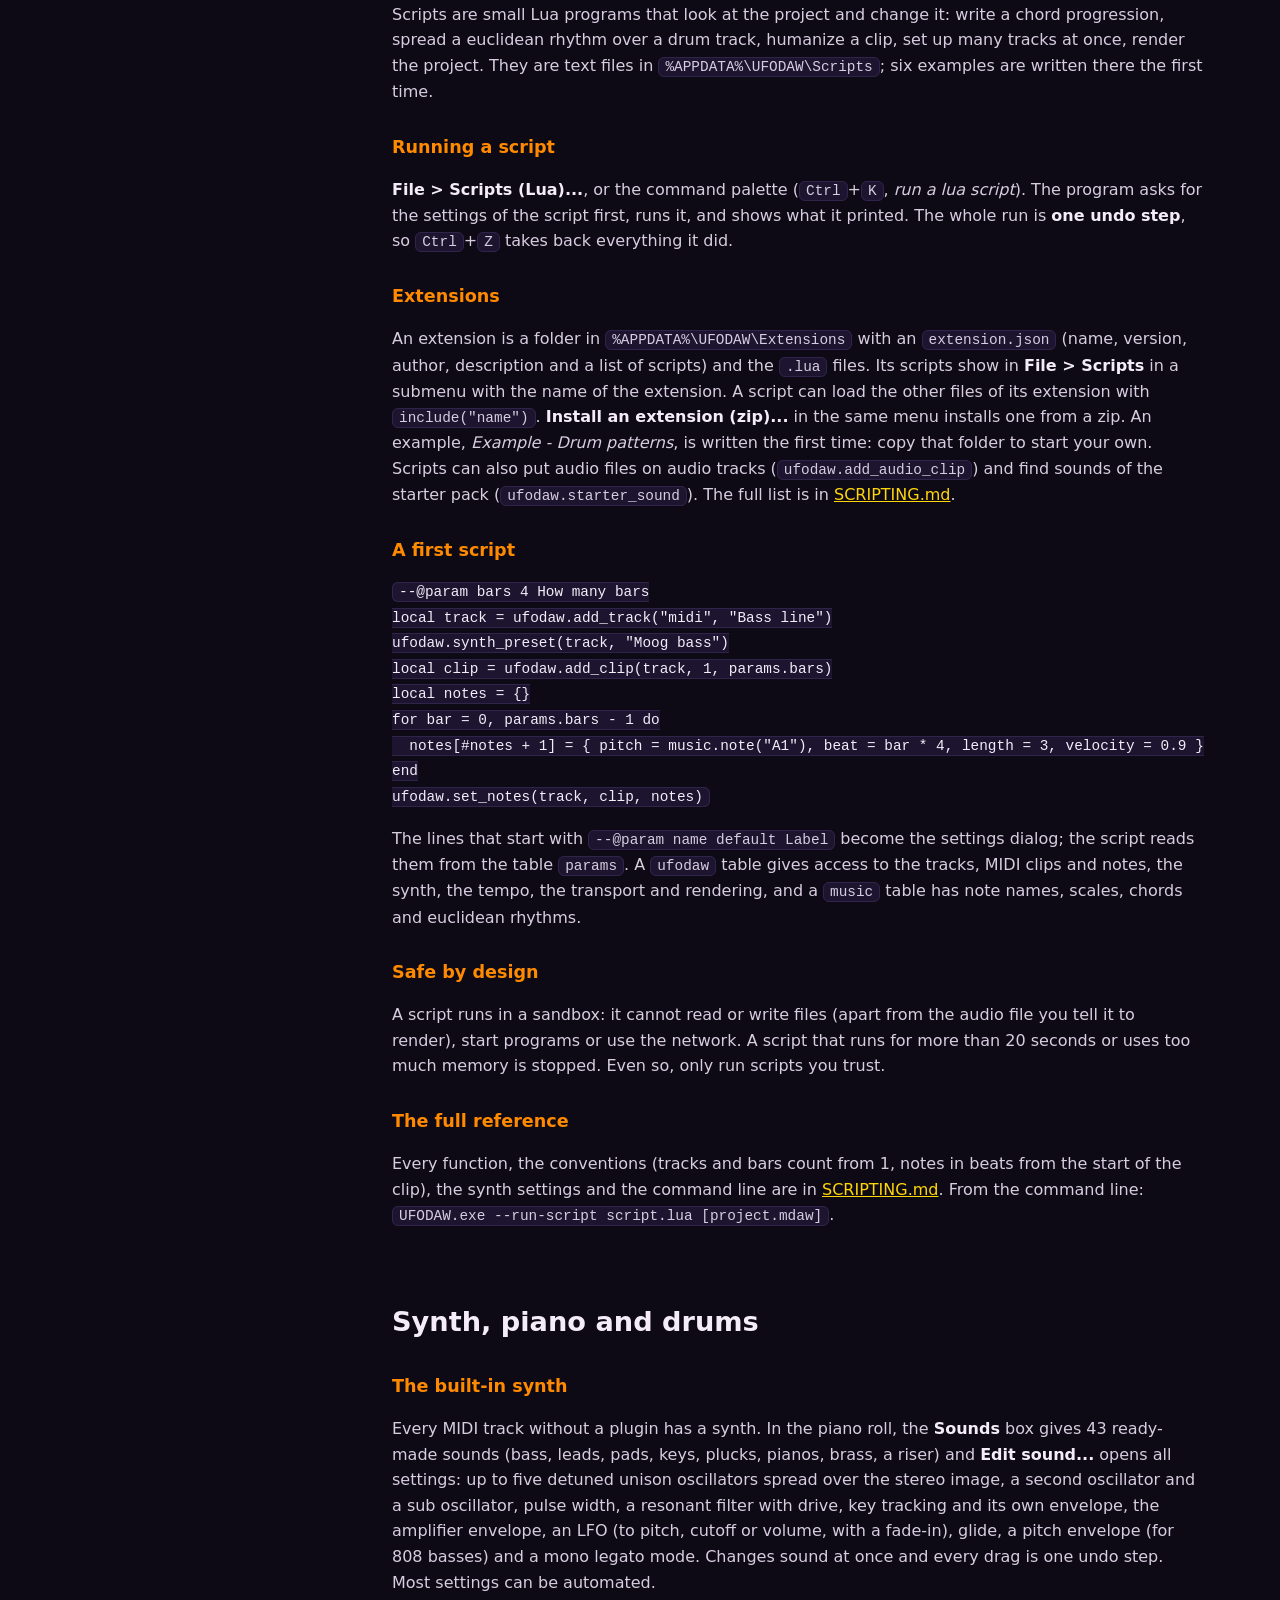
<file: docs/guide.html>
<!doctype html>
<html lang="en">
<head>
<meta charset="utf-8">
<meta name="viewport" content="width=device-width, initial-scale=1">
<title>UFODAW Guide – the advanced features explained</title>
<meta name="description" content="A deep dive into UFODAW's advanced features: take comping, automation rides, sampler and slicing, warping, MIDI routing, sidechain, buses, stems, ASIO and latency.">
<link rel="icon" type="image/png" sizes="32x32" href="favicon-32.png">
<link rel="canonical" href="https://ufodaw.eu/guide.html">
<meta property="og:type" content="article">
<meta property="og:site_name" content="UFODAW">
<meta property="og:title" content="UFODAW Guide – the advanced features explained">
<meta property="og:description" content="Take comping, automation rides, sampler and slicing, warping, MIDI routing, sidechain, stems, ASIO and latency, explained step by step.">
<meta property="og:url" content="https://ufodaw.eu/guide.html">
<meta property="og:image" content="https://ufodaw.eu/icon.png">
<meta name="twitter:card" content="summary">
<link rel="stylesheet" href="style.css">
</head>
<body>

<header class="nav">
  <a class="brand" href="index.html"><img src="icon.png" alt="" width="32" height="32"> UFODAW</a>
  <nav>
    <a href="index.html#features">Features</a>
    <a href="guide.html" aria-current="page">Guide</a>
    <a href="compare.html">Compare</a>
    <a href="index.html#download">Download</a>
    <a href="index.html#faq">FAQ</a>
    <a class="nav-btn" id="bug-nav" href="index.html#feedback">Report a bug</a>
    <a class="nav-btn" id="fr-nav" href="index.html#feedback">Request a feature</a>
  </nav>
</header>

<div class="page-head">
  <h1>The UFODAW guide</h1>
  <p class="lead">The everyday things are easy to find. This page explains the deeper features: what they do, how to use them, and the details that are easy to miss.</p>
</div>

<div class="doc">
  <aside class="toc" aria-label="Contents">
    <b>On this page</b>
    <a href="#start">Getting started</a>
    <a href="#recording">Recording &amp; takes</a>
    <a href="#latency">Latency &amp; audio setup</a>
    <a href="#automation">Automation</a>
    <a href="#sampler">Sampler &amp; slicing</a>
    <a href="#instruments">SoundFont &amp; SFZ instruments</a>
    <a href="#clap">CLAP plugins</a>
    <a href="#warp">Warp &amp; stretch</a>
    <a href="#drums">Drums &amp; sub-tracks</a>
    <a href="#midi">MIDI routing &amp; sequencers</a>
    <a href="#hardware">Hardware &amp; MIDI clock</a>
    <a href="#learn">MIDI learn, scales &amp; tap tempo</a>
    <a href="#mixing">Buses, sends &amp; sidechain</a>
    <a href="#effects">EQ, compressor, delay, reverb, more</a>
    <a href="#freeze">Freeze, groups &amp; plugin safety</a>
    <a href="#recovery">Crash recovery demo</a>
    <a href="#scripting">Scripting (Lua)</a>
    <a href="#synth">Synth, piano &amp; drums</a>
    <a href="#launcher">Clip launcher</a>
    <a href="#starter">Starter pack &amp; templates</a>
    <a href="#metering">Metering &amp; reference</a>
    <a href="#tempo">Tempo map &amp; sections</a>
    <a href="#export">Exporting &amp; stems</a>
    <a href="#projects">Projects &amp; safety</a>
    <a href="#shortcuts">Shortcuts</a>
    <a href="#updates">Updates &amp; problem reports</a>
    <a href="#trouble">Troubleshooting</a>
    <a href="#limits">Known limitations</a>
  </aside>

  <main class="prose">

    <section id="start">
      <h2>Getting started</h2>
      <h3>Install</h3>
      <p>Run <code>UFODAW-&lt;version&gt;-setup.exe</code> (no administrator rights needed), or unzip the zip anywhere and start <code>UFODAW.exe</code>. Windows may show a SmartScreen message because the program is not code-signed yet: <i>More info &gt; Run anyway</i>. The first start shows a short tour and writes the starter pack of sounds.</p>
      <h3>Set up your sound</h3>
      <p>Press <kbd>Ctrl</kbd>+<kbd>K</kbd>, type <i>audio settings</i> and press <kbd>Enter</kbd>. Pick your interface (the ASIO driver of your interface gives the lowest latency; <i>Windows Audio</i> works everywhere), the sample rate and the buffer size. A smaller buffer means less delay and more risk of crackles; 256 to 512 samples is a good start. The <b>Recording latency</b> tab places recordings exactly on the beat, and the <b>CPU</b> tab sets how many cores help with the mixing.</p>
      <h3>Your first minutes</h3>
      <ol>
        <li><b>File &gt; New from a template</b> and choose <i>Beat starter</i>. Press <kbd>Space</kbd> to play and stop.</li>
        <li>Change something in the drum rack or the piano roll. <kbd>Ctrl</kbd>+<kbd>Z</kbd> undoes it; a template cannot be ruined, because it opens as a new project.</li>
        <li>Add a track with the <b>+</b> button on the left: an audio track (for recording and samples), a MIDI track with a synth or plugin, or a drum track.</li>
        <li>Record: arm an audio track, press <kbd>R</kbd>, play, press <kbd>Space</kbd> to stop. Turn on the count-in in the top bar if you like.</li>
        <li>Save with <kbd>Ctrl</kbd>+<kbd>S</kbd>; <b>File &gt; Export audio</b> makes a WAV, FLAC or MP3 of the mix.</li>
      </ol>
      <p class="tip">Lost? <kbd>Ctrl</kbd>+<kbd>K</kbd> is the command palette: type what you want to do (<i>export</i>, <i>reverb</i>, <i>tempo</i>) and it finds it. <b>File &gt; Quick tour</b> shows the tour again.</p>
    </section>

    <section id="recording">
      <h2>Recording, takes and comping</h2>
      <p>Every audio track picks its own input (mono, or a stereo pair of your interface), so several armed tracks record at once, each from its own source. <b>Mon</b> lets you hear the input live through the track's effects, volume and pan. Use headphones or your interface's direct monitoring to avoid feedback and double latency.</p>

      <h3>Loop recording</h3>
      <ol>
        <li>Set a loop region by right-dragging on the ruler, and turn on <b>Loop</b>.</li>
        <li>Press <kbd>R</kbd>. Every pass through the loop becomes a <em>take</em>; the newest one plays.</li>
        <li>Right-click the clip and choose <b>Choose take</b> to audition others.</li>
      </ol>

      <h3>Comping</h3>
      <p>Right-click a take and choose <b>Comp takes</b>. Every take gets its own row; swipe across a row to play that take at that spot. The takes are split at the swipe with short fades at the joins, and each swipe is a separate undo step. In the comp view each take is a block: drag an edge to trim it, <kbd>Alt</kbd>+drag the body to move it, right-click to duplicate or delete. <b>Keep this take</b> flattens the result.</p>
      <p class="tip">Prefer the keyboard? Press <kbd>S</kbd> to cut all takes at the playhead, then pick a different take for each part.</p>

      <h3>Punch in/out</h3>
      <p>Turn on <b>Punch</b> (<kbd>P</kbd>). The region is the selected clip, or two bars at the playhead; change it with <kbd>Shift</kbd>+right-drag on the ruler. Press Record: playback starts a bar before the region, records inside it, and closes the recording itself at the punch-out. The rest of the take is untouched.</p>

      <h3>Count-in and click</h3>
      <p><b>Count-in</b> gives 0–4 bars of clicks before recording starts. They follow the tempo and time signature at the playhead, play even when the metronome is off, and nothing is recorded during them. The <b>Click</b> button (<kbd>M</kbd>) toggles the metronome at any time.</p>

      <h3>Several inputs at once</h3>
      <p>Arm a keyboard track and an e-drum track with their red dots, set each track's <em>MIDI input</em> in its VST panel, and press Record: they record together, each from its own device and channel. This works alongside armed audio tracks too. Mod wheel, expression, pedals, pitch bend and aftertouch are recorded with the notes and edited in the lane under the piano roll.</p>
    </section>

    <section id="latency">
      <h2>Latency and audio setup</h2>
      <p>Sound needs time to travel to your headphones and back through the interface, so a recording arrives late. UFODAW places it on the timeline <em>earlier</em> by that round trip, so it lines up with what you played along to. This also applies to loop takes and punch recordings. Open the <b>Audio</b> icon for three tabs:</p>
      <dl>
        <dt>Automatic</dt><dd>Uses the input and output latency the driver reports.</dd>
        <dt>Measured</dt><dd>Press <b>Measure</b>. UFODAW plays a short click out of the first two outputs and listens for it on the input you pick. Connect an output to that input with a cable (or point a microphone at the speakers), turn the monitors down, and measure. The result is remembered.</dd>
        <dt>None</dt><dd>Switches compensation off.</dd>
        <dt>Extra offset</dt><dd>Fine-tune in milliseconds (positive = earlier). Record a click or clap and check that it lands on the grid.</dd>
      </dl>

      <h3>Drivers and ASIO</h3>
      <p>Out of the box you get Windows Audio (WASAPI), its Exclusive and Low Latency modes, and DirectSound. For <b>ASIO</b> drivers (PreSonus, Roland Rubix, AudioBox and others) a build has to include Steinberg's ASIO SDK, which cannot be shipped with the sources. If you build UFODAW yourself:</p>
      <ol>
        <li>Download the SDK from Steinberg and accept their licence.</li>
        <li>Unzip it into <code>third_party\</code> so that <code>third_party\asiosdk_&lt;version&gt;\common\iasiodrv.h</code> exists.</li>
        <li>Run CMake again. It prints <code>ASIO support: ON</code> and ASIO shows up as a driver type.</li>
      </ol>
      <p class="tip">Windows lets a program use one ASIO driver at a time. To use two interfaces together, choose Windows Audio (input and output can be different devices) or an aggregate driver from the interface maker.</p>
    </section>

    <section id="automation">
      <h2>Automation</h2>
      <p>Press <kbd>A</kbd> on a track and pick what to automate: volume, pan, any built-in effect parameter, the synth or sampler, or any parameter of a hosted VST3 plugin. Click in the lane to add breakpoints, drag to move, right-click to remove. Pan envelopes honour <b>Pan snap 5%</b>.</p>

      <h3>Recording rides</h3>
      <ol>
        <li>Pick an envelope, then <b>Record rides</b> and a mode: <em>Touch</em>, <em>Latch</em> or <em>Write</em>.</li>
        <li>Press play and move the fader or knob.</li>
        <li>Every pass is kept as a take and comped into the envelope with a short crossfade.</li>
      </ol>
      <p>In the lane, <kbd>Shift</kbd>+drag selects a time range, and right-click offers <b>Play here</b> (per take), <b>Delete take</b> and <b>Fade between takes</b>. <b>Comp view</b> shows the result on top and every take in its own row; swipe across a row and the result updates at once.</p>
    </section>

    <section id="sampler">
      <h2>The sampler and slicing</h2>
      <p>Choose <b>+ &gt; Sampler</b> for a MIDI track that plays one sample. Load a file (or drop one on the track), drag the yellow start and end markers, and pick a mode:</p>
      <dl>
        <dt>Classic</dt><dd>Pitched by the key relative to the root note, with loop, ADSR and a low-pass filter. <b>Detect pitch</b> sets the root note and tuning from the sample itself.</dd>
        <dt>One-shot</dt><dd>Plays out completely, whatever the key does.</dd>
        <dt>Slice</dt><dd>The region is cut into equal slices, one key each.</dd>
      </dl>

      <h3>Slice by hits</h3>
      <p>In Slice mode, <b>Slice by hits</b> cuts the region at its transients (kicks, snares, hats) instead of in equal parts. The slider next to it sets the sensitivity. <b>To MIDI</b> places the slices on the track as a pattern, one note per slice from the slice key upward, in the original timing, at the playhead. That is the quickest way to rearrange a drum loop.</p>

      <h3>Tempo tools</h3>
      <p><b>Tempo…</b> tells you how many beats the marked part lasts and what tempo that makes. <b>Detect the tempo</b> finds it from the audio. Then either set the project tempo to it, or stretch the sample (pitch kept) to the project's tempo.</p>
      <p>Right-click any audio clip and choose <b>Sample this clip</b> to turn it into a sampler track with one note. The <b>Stretch</b> slider (0.25x–4x) changes length without changing pitch, and works on drum pads too.</p>
    </section>

    <section id="instruments">
      <h2>SoundFont and SFZ instruments</h2>
      <p>A MIDI track can play a <b>SoundFont (.sf2)</b> or an <b>SFZ (.sfz)</b> instrument instead of the built-in synth. Thousands of free pianos, strings, drum kits and orchestral sounds come in these formats. Choose <b>+ &gt; SoundFont / SFZ instrument…</b> for a new track, or open the track's <b>Instrument and plugins…</b> panel (the instrument row in the track header) and click <b>Load SoundFont / SFZ…</b>. You can also drop a .sf2 or .sfz file on the window or on a MIDI track.</p>
      <p>A SoundFont has many <b>presets</b> (a piano, a violin, a drum kit…): pick one in the menu that appears after loading, or later in the <b>Preset</b> box of the same panel. The track header shows the name of the instrument. The <b>x</b> next to the file name goes back to the built-in synth. Loading a plugin instrument replaces the SoundFont, and the other way round.</p>

      <h3>What is played</h3>
      <p>Polyphony (up to 64 notes per track), velocity, loops (also while the key is held), the volume envelope of every zone, pan, tuning, a low-pass filter, the sustain pedal (CC 64), pitch bend (±2 semitones), CC 7 and 11 (volume), CC 10 (pan) and all-notes-off. Pedal and bend can be recorded from a MIDI keyboard or drawn as controller lanes in the piano roll, and they sound while the project plays, not just live.</p>
      <p>SFZ files may use <code>&lt;control&gt; &lt;global&gt; &lt;master&gt; &lt;group&gt; &lt;region&gt;</code>, <code>#include</code>, <code>#define</code> and <code>default_path</code>, and these opcodes: <code>sample</code>, <code>key lokey hikey</code>, <code>lovel hivel</code>, <code>pitch_keycenter pitch_keytrack tune transpose</code>, <code>loop_mode loop_start loop_end</code> (no_loop, one_shot, loop_continuous, loop_sustain), <code>offset end</code>, <code>volume pan amp_veltrack</code>, <code>ampeg_delay/attack/hold/decay/sustain/release</code>, <code>cutoff resonance fil_type</code>, <code>trigger</code> (attack, release, first, legato), <code>seq_length seq_position</code> (round robin), <code>lorand hirand</code>, <code>group off_by off_mode</code> (a closed hi-hat cuts an open one) and key switches (<code>sw_last sw_lokey sw_hikey sw_default</code>). Samples may be wav, flac, ogg or aiff. Opcodes that are not listed are ignored, so most instruments still play, only without the extras.</p>

      <h3>Big instruments, memory and saving</h3>
      <p>Samples are read by a helper thread, never by the audio thread: a few hundred megabytes load right away, the rest when a note asks for it (a note on a sample that is not ready yet is silent that once). Exporting waits until everything is loaded. The project remembers the <b>file's place</b> (relative to the project like audio files, plus the preset); the instrument itself is not copied into the project, except by <b>Collect files</b>, which copies a .sf2 (an SFZ stays where it is because its samples sit in folders next to it). If the file is missing when you open the project you get the usual "files not found" message and the track is silent until you load it again.</p>

      <h3>A small SFZ to start with</h3>
      <p>Save this as <code>my-piano.sfz</code> next to a <code>samples</code> folder with C3.wav, C4.wav and C5.wav, then load it:</p>
<pre><code>&lt;control&gt;
default_path=samples/
&lt;global&gt;
ampeg_attack=0.005  ampeg_release=0.4
&lt;group&gt; loop_mode=no_loop
&lt;region&gt; sample=C3.wav lokey=0  hikey=53 pitch_keycenter=c3
&lt;region&gt; sample=C4.wav lokey=54 hikey=65 pitch_keycenter=c4
&lt;region&gt; sample=C5.wav lokey=66 hikey=127 pitch_keycenter=c5
&lt;group&gt; trigger=release volume=-12
&lt;region&gt; sample=key-noise.wav lokey=0 hikey=127 pitch_keycenter=60</code></pre>
      <p>The last group plays a key-up noise when a key is released. <code>seq_length=3 seq_position=1</code> (2, 3) on three regions with the same keys gives round-robin variations.</p>
    </section>

    <section id="warp">
      <h2>Warping and stretching audio</h2>
      <p>Right-click an audio clip and choose <b>Warp…</b>. The clip is drawn over the project's beat grid.</p>
      <ol>
        <li><b>Find hits</b> places a marker on every transient.</li>
        <li><b>Match tempo</b> brings the clip to the project tempo.</li>
        <li><b>Snap to grid</b> moves every marker to the nearest sixteenth.</li>
        <li>Drag markers to fine-tune: double-click adds one, right-click removes one.</li>
        <li><b>Apply</b> stretches the audio between markers with pitch kept, in the background. It is saved with the project and can be undone.</li>
      </ol>
      <h3>Simple stretch and pitch</h3>
      <p><b>Gain, stretch and pitch…</b> sets clip gain (with <em>Normalize</em>), length as a percentage (200% = twice as long, or <em>Fit to project tempo</em> from the clip's own BPM), and pitch in semitones. It is rendered offline with Rubber Band from the original, so <b>Reset</b> always restores the untouched audio, and results are cached on disk. <b>Edit volume curve</b> draws a multiplier over the clip; splitting the clip splits the curve too.</p>
    </section>

    <section id="drums">
      <h2>Drum rack and sub-tracks</h2>
      <p>The <b>Drum Rack</b> has 16 pads, each a small sampler with start/end, pitch, envelope, filter, reverse, level, pan, mute, solo and a choke group (closed and open hi-hat). With the pad window focused, <kbd>Z X C V</kbd> / <kbd>A S D F</kbd> / <kbd>Q W E R</kbd> / <kbd>1 2 3 4</kbd> play the pads. A step sequencer plays all 16.</p>
      <h3>Velocity layers and round-robin</h3>
      <p>A pad can hold up to three more samples, each with a velocity range. Samples with overlapping ranges take turns, so a repeated snare never sounds identical. Ranges side by side make a soft/hard pair.</p>
      <h3>Sub-tracks for drum plugins</h3>
      <p>Load a drum plugin (EZdrummer, Superior Drummer, Addictive Drums, BFD…) and its drum sub-tracks appear by themselves: one lane per pitch (kick, snare, hats) under the track. You can also create them from the notes the track uses, from a General MIDI preset, or by hand. Each sub-track has its own mute, solo, name, pitch range, a volume fader (0–1.5, scaling the velocity of that pitch) and a small meter showing how hard it is hit. Click an empty spot in a lane to add a note and a note to remove it. Everything is saved with the project and undoable.</p>
      <h3>Stretchable patterns</h3>
      <p>Drag the right edge of a MIDI or drum clip: longer repeats the pattern, shorter cuts it. Hold <kbd>Shift</kbd> to stretch the pattern itself (half as long = twice as fast), and <kbd>Alt</kbd> to switch snapping off.</p>
    </section>

    <section id="midi">
      <h2>MIDI routing and sequencer plugins</h2>
      <p>A sequencer plugin such as Stochas makes notes but no sound. UFODAW lets it play the synth of one or more other tracks.</p>
      <ol>
        <li>Add two MIDI tracks: one for the sequencer, one for the synth.</li>
        <li>On the synth track, open <b>VST</b> and pick your synthesizer.</li>
        <li>On the sequencer track, open <b>VST</b>, set <b>Use as</b> to <em>Sequencer</em>, and pick the plugin.</li>
        <li>Tick the track(s) that should play its notes. Each ticked track has a channel setting: <em>All channels</em> passes notes unchanged; <em>Channel N</em> sends only that channel, delivered as channel 1.</li>
        <li>Press play. The plugin receives tempo, bar position and play state from the DAW. The sequencer track itself is silent.</li>
      </ol>
      <p>Because each channel can go to a different synth, one multi-track sequencer can drive a whole rack of instruments.</p>
      <p class="tip">An arpeggiator or chord tool that should change the notes of <em>one</em> track belongs under <b>MIDI effects</b> in that track's VST panel instead.</p>
      <h3>Quantize, swing, humanize</h3>
      <p>Press <kbd>Q</kbd> on a MIDI clip: grid from 1/4 to 1/32 and triplets, strength, swing (100% = triplet feel), random timing (ms) and velocity variation, optionally note lengths. It works on drum clips too.</p>
    </section>

    <section id="hardware">
      <h2>Hardware synths and MIDI clock</h2>
      <h3>Playing an external synth</h3>
      <ol>
        <li>Connect the interface's (or a USB) MIDI OUT to the synth's MIDI IN, and set the synth to the channel you send on.</li>
        <li>In a MIDI or sequencer track's <b>VST</b> panel, tick the MIDI output under <em>External MIDI instruments (hardware)</em>.</li>
        <li><b>From channel</b> chooses which sequencer channel goes there; <b>Send as channel</b> is what the hardware receives.</li>
        <li>Press play. Notes leave shifted by the output latency so the synth stays in time, and <em>all notes off</em> is sent when you stop.</li>
      </ol>
      <p>A track that sends to hardware makes no sound itself and gives no stem. To hear the synth in the DAW, connect its audio to an interface input and record it on an audio track. A sequencer can drive internal synths and several hardware synths at once.</p>
      <h3>MIDI clock</h3>
      <p>Under <b>Audio… &gt; MIDI clock</b>, tick the outputs of drum machines or sequencers that should follow UFODAW. They get 24 ticks per quarter note following the tempo map, Start (or Continue with the song position), a new position when you jump, and Stop. <b>Clock shift</b> nudges the clock a few milliseconds to line hardware up with the audio. Exports never play hardware or send clock.</p>
    </section>

    <section id="learn">
      <h2>MIDI learn, scales and tap tempo</h2>

      <h3>MIDI learn</h3>
      <ol>
        <li>Open <b>File &gt; MIDI controllers (MIDI learn)</b>, or find it in the command palette.</li>
        <li>Add a mapping and choose a track and what to control: volume, pan, mute, solo, or any effect, synth, sampler or plugin parameter that can be automated.</li>
        <li>Press <b>Learn</b> and move a knob or fader on your controller.</li>
      </ol>
      <p>Mappings are saved with the project.</p>

      <h3>Key and chords in the piano roll</h3>
      <p>Left of the keys, pick a root note and a scale (major, minor, the modes, pentatonics, blues and more). The rows of the scale stay light and the others are dimmed; the root is tinted and the scale's keys get a dot. The setting is stored with the track.</p>
      <dl>
        <dt>Snap to scale</dt><dd>New and moved notes jump to the nearest note of the scale.</dd>
        <dt>Fit notes</dt><dd>Moves the notes of the clip that are outside the scale.</dd>
        <dt>Triads / 7th chords on click</dt><dd>Adds a whole chord with one click. The chord is built from the scale, so each degree gets the right kind of chord.</dd>
      </dl>

      <h3>Tap tempo</h3>
      <p>Press the <b>Tap</b> button next to the tempo, or the key <kbd>T</kbd>, in time with the music. The project tempo follows your taps.</p>
    </section>

    <section id="mixing">
      <h2>Buses, sends and sidechain</h2>
      <h3>Buses and sends</h3>
      <p><b>+ &gt; Bus</b> creates a group or effects-return channel. Put a reverb or delay on it, then use the <b>Out</b> button on any track: play the track <em>into</em> the bus (a drum bus, say) and/or <em>send</em> part of it with a level per bus, post-fader or <em>Pre</em>. Muting a track mutes its sends; soloing a track keeps its bus audible.</p>
      <h3>Sidechain compression</h3>
      <p>In a track's <b>FX</b> panel, the compressor has a <b>Listens to</b> box. Pick another track (the kick) and this track ducks whenever that one is loud, so a bass or pad pumps with the kick. Picking a track turns the compressor on with fitting settings. The track being listened to can be muted and still does its job, and both stems and the mix contain the ducking.</p>
      <h3>Plugin delay compensation</h3>
      <p>Tracks are delayed to line up with plugins that report latency (up to two seconds), so a lookahead limiter on one track does not smear it against the others. If a plugin reports a different latency while playing, the compensation crossfades over about 10 ms, so there is no gap or click.</p>
      <h3>Mono check</h3>
      <p>The <b>Mono</b> button on any track, bus or the master sums left and right. Use it to check a source or the whole mix in mono, or to centre a stereo recording.</p>
      <h3>Plugins and CPU</h3>
      <p>VST3 instruments and effects open in their own windows and are saved with the project. A track name turns yellow at 25% and orange at 50% of the audio time, so you can see which plugin is heavy; hover the header for the exact figure. The status line shows the device load.</p>
    </section>

    <section id="effects">
      <h2>The effects chain</h2>
      <p>Open a track's <b>FX</b> panel. Along the top is the effects chain, in the order the sound goes through it: gate, EQ, compressor, de-esser, saturation, multiband compressor, chorus/flanger, delay, reverb and limiter. The light on a tile switches that effect on or off; click the tile to see its controls below. Every effect has presets, and every parameter can be automated and MIDI-learned.</p>

      <h3>Six-band parametric EQ</h3>
      <p>A 24 dB/oct high-pass, low shelf, two peaks (with Q), high shelf and a 24 dB/oct low-pass, drawn as one frequency response curve with a node per band. Drag a node sideways for the frequency and up or down for the gain, scroll over a peak to change its Q, and double-click to reset a band. The selected band also has sliders next to the curve, and a live spectrum of the sound is drawn behind it while the panel is open.</p>

      <h3>Compressor</h3>
      <dl>
        <dt>Soft knee</dt><dd>A gentle transition into compression instead of an abrupt one.</dd>
        <dt>Peak / RMS</dt><dd>Choose how the level is detected: fast peaks, or the average loudness.</dd>
        <dt>Sidechain filter</dt><dd>A high-pass on the detector, so low bass does not trigger the compression.</dd>
        <dt>Dry/wet mix</dt><dd>Blend the compressed and original signal for parallel compression.</dd>
        <dt>Auto makeup</dt><dd>Compensates the level lost by compressing.</dd>
        <dt>Presets</dt><dd>Vocal, drums, bass, bus glue, parallel, limiter and ducking.</dd>
      </dl>
      <p>A live transfer curve and a gain-reduction meter show what the compressor is doing. The <b>Listens to</b> box still gives you sidechain ducking from another track.</p>

      <h3>Delay</h3>
      <p>Separate left and right times, a low and high cut inside the feedback so repeats get darker or thinner, ping-pong, tape-style wobble, and tempo sync with note lengths.</p>

      <h3>Reverb</h3>
      <p>An 8-line feedback delay network with decay time, size, pre-delay, damping, low cut, width and motion. Presets cover room, plate, hall and cathedral. Projects from older versions load as before.</p>

      <h3>Gate</h3>
      <p>Closes when the sound stays under the threshold, with hysteresis (it closes a few dB lower than it opens, so it does not chatter), attack, hold and release, and a range for how far it turns the sound down. The detector can be filtered with a low and a high cut, so bleed from other instruments does not open it. A meter shows how closed it is.</p>

      <h3>De-esser</h3>
      <p>Listens to a band around the sibilance frequency (with an adjustable width) and lowers only that band when it is loud, or the whole sound in <b>Whole sound</b> mode. <b>Listen</b> plays the band the detector hears, so you can sweep the frequency until the harsh sounds are loudest.</p>

      <h3>Multiband compressor</h3>
      <p>Three bands with Linkwitz-Riley splits that add up flat again. Every band has its own threshold and gain; ratio, attack and release are shared. A meter per band shows what each is doing.</p>

      <h3>Saturation</h3>
      <p>Five characters (tube, tape, hard clip, wave fold and diode), drive, bias (adds even harmonics), a tone tilt and a dry/wet mix. <b>4x oversampling</b> runs the clipping at four times the sample rate, which removes most of the aliasing; the sound is delayed 12 samples and the track is compensated.</p>

      <h3>Chorus and flanger</h3>
      <p>One to four modulated voices per side, width, a tone filter and feedback. A delay of 10-25 ms with a mild depth is a chorus; 1-5 ms with feedback is a flanger; mix all the way up with one voice is a vibrato.</p>

      <h3>Limiter</h3>
      <p>A lookahead limiter: the gain comes down before a peak arrives, so nothing is clipped and nothing pumps. The track is delayed by the lookahead and the program compensates for that. <b>True peak</b> also catches the peaks between the samples.</p>
    </section>

    <section id="freeze">
      <h2>Freeze, groups and plugin safety</h2>
      <h3>Freeze</h3>
      <p>Right-click a track &gt; <b>Freeze</b> bounces the track (instrument, effects, plugins, volume and pan) to audio on a new track right after it and switches the original off completely, so its plugins no longer use the CPU. A frozen track has a yellow frame. <b>Unfreeze</b> removes the bounce and plays the track itself again. Freeze is one undo step.</p>
      <h3>Track groups (folders)</h3>
      <p>Right-click a track &gt; <b>Group (folder)</b> to start a new group with it or move it into an existing one. The group gets a header row with a name, an arrow that collapses its tracks, and mute and solo for all of them together. Double-click the header to rename it; right-click it to ungroup. Groups are saved with the project.</p>
      <h3>When a plugin misbehaves</h3>
      <ul>
        <li><b>Scanning</b> runs in a helper process (UFODAW starts itself as the helper), so a plugin that crashes while it is examined no longer takes the program down.</li>
        <li><b>Loading:</b> a plugin that crashed the program while it was loaded is skipped the next time, so the project opens without it. Open the Plugins window to allow it again.</li>
        <li><b>Playing:</b> a plugin that crashes while processing sound is caught and switched off. An effect lets the sound through, an instrument goes silent, and a message names the plugin. Save and reopen the project to load it again.</li>
        <li><b>In a separate process:</b> in the Plugins window you can let VST3 plugins run in a helper process of their own (Automatic: plugins that gave trouble and Waves; Always; Never). If such a plugin crashes, hangs or runs out of memory, UFODAW keeps running; a message offers <b>Restart plugin</b>, which brings it back with its settings.</li>
      </ul>
    </section>

    <section id="recovery">
      <h2>Crash recovery: your work comes back</h2>
      <p>A DAW that loses an hour of work is worse than one that lacks a feature, so UFODAW is built to survive the things that go wrong. This 3-minute demo shows three cases, on a real project: the program is killed while there is unsaved work, a crash inside the program that it catches itself, and a crash that does end the program.</p>
      <video controls preload="metadata" width="100%" src="recovery-demo.mp4" style="max-width:900px;border-radius:8px">Your browser cannot play the video; the list below tells the same.</video>
      <h3>What you see in the demo</h3>
      <ol>
        <li><b>Killed with unsaved work.</b> A script adds a track to the project; the project is not saved. The program writes a recovery file every two minutes while there are unsaved changes. The program is then force-closed (the same as a crash or a power cut). At the next start UFODAW asks <i>Restore your work?</i> and the new track is back.</li>
        <li><b>A crash that is caught.</b> A deliberate access violation in the program (the kind of error that normally closes a program at once) is caught: a message tells you, and the music keeps playing.</li>
        <li><b>A crash that ends the program.</b> The next start says so and shows a plain-text report (version, Windows, processor, the file that crashed; no project data). Nothing is sent by the program: you choose to open a prefilled GitHub issue or copy the text.</li>
      </ol>
      <p class="tip">The crashes in the demo are made on purpose with a special build for demonstrations; the program you download has no such switch.</p>
      <h3>The safety net in short</h3>
      <ul>
        <li><b>Autosave and restore.</b> A recovery file every two minutes (and when you switch project tab); the next start offers to restore it.</li>
        <li><b>Backups and version history.</b> Every save keeps a time-stamped copy (the newest twenty), plus one every ten minutes of unsaved work; <i>File &gt; Version history</i> shows them.</li>
        <li><b>Plugins that crash.</b> While playing, a plugin that crashes is switched off and named (an effect lets the sound through, an instrument goes silent). A crash in the plugin's own window is caught as well and the plugin is blocked. If a plugin does end the program, it is blocked at the next start, so the project opens again without it. Scanning for plugins runs in a helper process.</li>
        <li><b>Missing files.</b> One dialog lists what did not come through when a project opens, and <i>Find the files...</i> looks for missing audio in a folder.</li>
        <li><b>Undo.</b> Everything you do, including a whole script, is undoable.</li>
      </ul>
    </section>

    <section id="scripting">
      <h2>Scripting with Lua</h2>
      <p>Scripts are small Lua programs that look at the project and change it: write a chord progression, spread a euclidean rhythm over a drum track, humanize a clip, set up many tracks at once, render the project. They are text files in <code>%APPDATA%\UFODAW\Scripts</code>; six examples are written there the first time.</p>
      <h3>Running a script</h3>
      <p><b>File &gt; Scripts (Lua)...</b>, or the command palette (<kbd>Ctrl</kbd>+<kbd>K</kbd>, <i>run a lua script</i>). The program asks for the settings of the script first, runs it, and shows what it printed. The whole run is <b>one undo step</b>, so <kbd>Ctrl</kbd>+<kbd>Z</kbd> takes back everything it did.</p>
      <h3>Extensions</h3>
      <p>An extension is a folder in <code>%APPDATA%\UFODAW\Extensions</code> with an <code>extension.json</code> (name, version, author, description and a list of scripts) and the <code>.lua</code> files. Its scripts show in <b>File &gt; Scripts</b> in a submenu with the name of the extension. A script can load the other files of its extension with <code>include("name")</code>. <b>Install an extension (zip)...</b> in the same menu installs one from a zip. An example, <i>Example - Drum patterns</i>, is written the first time: copy that folder to start your own. Scripts can also put audio files on audio tracks (<code>ufodaw.add_audio_clip</code>) and find sounds of the starter pack (<code>ufodaw.starter_sound</code>). The full list is in <a href="https://github.com/Thulehunter/ufodaw/blob/main/SCRIPTING.md">SCRIPTING.md</a>.</p>
      <h3>A first script</h3>
      <pre><code>--@param bars 4 How many bars
local track = ufodaw.add_track("midi", "Bass line")
ufodaw.synth_preset(track, "Moog bass")
local clip = ufodaw.add_clip(track, 1, params.bars)
local notes = {}
for bar = 0, params.bars - 1 do
  notes[#notes + 1] = { pitch = music.note("A1"), beat = bar * 4, length = 3, velocity = 0.9 }
end
ufodaw.set_notes(track, clip, notes)</code></pre>
      <p>The lines that start with <code>--@param name default Label</code> become the settings dialog; the script reads them from the table <code>params</code>. A <code>ufodaw</code> table gives access to the tracks, MIDI clips and notes, the synth, the tempo, the transport and rendering, and a <code>music</code> table has note names, scales, chords and euclidean rhythms.</p>
      <h3>Safe by design</h3>
      <p>A script runs in a sandbox: it cannot read or write files (apart from the audio file you tell it to render), start programs or use the network. A script that runs for more than 20 seconds or uses too much memory is stopped. Even so, only run scripts you trust.</p>
      <h3>The full reference</h3>
      <p>Every function, the conventions (tracks and bars count from 1, notes in beats from the start of the clip), the synth settings and the command line are in <a href="https://github.com/Thulehunter/ufodaw/blob/main/SCRIPTING.md">SCRIPTING.md</a>. From the command line: <code>UFODAW.exe --run-script script.lua [project.mdaw]</code>.</p>
    </section>

    <section id="synth">
      <h2>Synth, piano and drums</h2>
      <h3>The built-in synth</h3>
      <p>Every MIDI track without a plugin has a synth. In the piano roll, the <b>Sounds</b> box gives 43 ready-made sounds (bass, leads, pads, keys, plucks, pianos, brass, a riser) and <b>Edit sound...</b> opens all settings: up to five detuned unison oscillators spread over the stereo image, a second oscillator and a sub oscillator, pulse width, a resonant filter with drive, key tracking and its own envelope, the amplifier envelope, an LFO (to pitch, cutoff or volume, with a fade-in), glide, a pitch envelope (for 808 basses) and a mono legato mode. Changes sound at once and every drag is one undo step. Most settings can be automated.</p>
      <h3>The wavetable engine</h3>
      <p>Choose <b>Wavetable</b> as the sound engine for an oscillator that reads a table of waves instead of a fixed shape. Pick one of fourteen tables (basic shapes, digital, vowels, comb, organ drawbars, pulse width, wavefold, saturated, choir, rising harmonics, glass, hard sync, FM, texture) and move <b>Wavetable position</b> through its 64 waves. The picture in the <i>Wavetable</i> section shows the table as a stack of waves (the first in front) with the wave you are on in orange; click or drag in it to set the position, and the bar on its right shows how far the modulation reaches. <b>LFO to position</b>, <b>Envelope to position</b> (the filter envelope, also backwards) and <b>Velocity to position</b> (a harder key reads further into the table) make the sound move by itself, which is where wavetable pads and plucks get their life. The filter, envelopes, unison, second oscillator, sub and glide work as always; the 19 <i>Wavetable</i> sounds in the list (pads, leads, basses, bells, choirs, textures) are a good start. Controls of an engine that is not selected are shown dimmer. Every wave is band-limited per octave, so high notes stay clean.</p>
      <h3>The piano engine</h3>
      <p>Choose <b>Piano</b> as the sound engine for a piano built from decaying partials: the notes beat softly like two or three strings, the hammer adds a burst of noise and harder notes are brighter. <i>Ring time</i>, <i>brightness</i>, <i>string detune</i> and <i>hammer noise</i> change the character; the piano sounds in the list are a good start.</p>
      <h3>Drums</h3>
      <p>The drum rack has fourteen kits (<i>Punch</i>, <i>808</i>, <i>Lo-fi</i>, <i>House</i>, <i>Tight</i>, <i>909</i>, <i>Acoustic</i>, <i>Trap Hard</i>, <i>Boom Bap</i>, <i>Techno</i>, <i>Rock</i>, <i>Vintage 707</i>, <i>Disco Funk</i> and <i>World Percussion</i>). Drag a sound from the sample browser (the folder button on the left) onto a pad to use your own sound there. Every pad gets a soft version for light hits and round-robin versions that take turns, so a repeated hit does not sound the same. Hit a pad softly or hard (with a MIDI keyboard, or by the velocity of the notes in a drum clip) to hear the layers.</p>
      <h3>Render from the command line</h3>
      <p><code>UFODAW.exe --render project.mdaw out.wav</code> renders a whole project to an audio file without a dialog; the format follows the extension (wav, flac, aiff, mp3 or ogg).</p>
    </section>

    <section id="clap">
      <h2>CLAP plugins</h2>
      <p>UFODAW hosts <b>CLAP</b> plugins (<code>.clap</code> files) as well as VST3. Open <b>Plugins</b> and scan: the usual CLAP folders are searched (<code>C:\Program Files\Common Files\CLAP</code>, <code>%LOCALAPPDATA%\Programs\Common\CLAP</code> and every folder in the <code>CLAP_PATH</code> variable). A CLAP plugin then appears in the same lists as your VST3 plugins, as an instrument for a MIDI track or as an effect, and behaves the same: parameters can be automated, the plugin's settings are saved in the project, delay compensation follows the latency it reports, and its window opens from the <b>Edit</b> button (inside the editor window, or as its own window when the plugin wants that).</p>
      <p>Notes, the sustain pedal and pitch bend reach the plugin, as do the tempo and the song position. Not supported yet: note expressions and per-note modulation, plugins that send notes out, and 64-bit audio. CLAP plugins run inside the program; if one crashes while it loads, the usual "skipped" message tells you and the plugin manager lets you allow it again.</p>
    </section>

    <section id="launcher">
      <h2>Clip launcher</h2>
      <p>The clip launcher is for playing and trying ideas live instead of laying them out on the timeline. Open it from <b>File &gt; Clip launcher</b> or the command palette (<kbd>Ctrl</kbd>+<kbd>K</kbd>). The <b>Launcher jam</b> template (<i>File &gt; New from a template</i>) is a project with four rows of drums, bass, chords and a lead, ready to play.</p>
      <video controls preload="metadata" width="100%" src="launcher-tutorial.mp4" style="max-width:900px;border-radius:8px">Your browser cannot play the video; the text below tells the same.</video>
      <h3>The grid</h3>
      <p>Every track is a column and every idea is a row (a "scene"). Click a <b>cell</b> to start its clip; click a <b>row number</b> to start the whole row. A clip repeats until you start another cell of the same track or press the small stop square under the track name. <b>Stop all</b> ends everything. The transport starts by itself, and stops ending the clips.</p>
      <h3>Staying in time</h3>
      <p>A start or stop waits for the next <b>bar</b> by default, so clips always fall on the beat. The box at the top changes that to the next beat or to at once. While a start is waiting, the cell blinks; a playing cell shows its position in the loop.</p>
      <h3>Filling cells</h3>
      <p>Right-click a cell: <b>Load an audio file</b> (audio tracks), <b>New 4-bar pattern</b> (MIDI tracks), or <b>Use the clip that is selected in the arrangement</b> (with or without taking it off the arrangement). To edit a clip, right-click it and choose <b>Move to the arrangement</b>: it lands at the playhead and the cell is emptied; put it back the same way. <b>+ Row</b> adds rows. The cells are saved in the project.</p>
      <p class="tip">Clips in the grid are not on the timeline: they play on their own while the transport runs, next to what is on the timeline. The loop region of the arrangement does not repeat them.</p>
    </section>

    <section id="starter">
      <h2>Starter pack, templates and the sample browser</h2>
      <h3>The starter pack</h3>
      <p>On first start the program writes its own sounds to <code>%APPDATA%\UFODAW\StarterPack</code>: about 45 drum one-shots (kicks, snares, claps, hats, toms, cymbals, percussion), bass and synth sounds, effects (risers, an impact, vinyl crackle) and four drum loops with their tempo in the name. They are synthesised by the program, so you can use them in any music without worrying about licences.</p>
      <h3>Drum kits and synth sounds</h3>
      <p>The drum rack has a box at the top that fills all 16 pads from a kit: <b>Punch</b>, <b>808</b>, <b>Lo-fi</b>, <b>House</b> and <b>Tight</b>. Undo brings your own samples back. In the piano roll of a synth track, the <b>Sounds</b> box sets the wave, the envelope and the filter: pluck, warm pad, strings, brass, lead, keys, bell, sub bass and fat bass.</p>
      <h3>New from a template</h3>
      <p><b>File &gt; New from a template</b> opens a finished starting point as a new, unsaved project, so the template itself is never overwritten: <i>Launcher jam</i> (for the clip launcher), <i>Beat starter</i>, <i>Lo-fi hip hop</i>, <i>House 124</i>, <i>Trap 140</i>, <i>Song sketch</i> (named sections and empty tracks for guitar and vocals) and <i>Vocal recording</i> (a vocal track with a ready effects chain and a reverb bus, and the click on).</p>
      <h3>The sample browser</h3>
      <p>Open it from the File menu or the command palette (<kbd>Ctrl</kbd>+<kbd>K</kbd>). It lists the starter pack by category and any folders you add. Click a sound to hear it (through the master output, apart from your project); double-click, or press <b>Add to project</b>, to put it on a new audio track; or drag it onto a track, a drum pad or the sampler. The search box looks in all folders.</p>
      <h3>Updates</h3>
      <p><b>File &gt; Check for updates</b> asks GitHub for the latest release. Only that one small request is made; nothing about you or your projects is sent. When a newer version exists, an orange <b>Update available</b> button appears in the top bar with what is new; <b>Install now</b> updates the program for you (see <a href="#updates">Updates &amp; problem reports</a>). The program also checks once a day at start-up; you can switch that off in the same menu.</p>
    </section>

    <section id="metering">
      <h2>Metering and reference tracks</h2>
      <p>The <b>Meter</b> button on the master strip shows loudness in LUFS (momentary, short-term, integrated, measured as streaming services do: ITU-R BS.1770 / EBU R128), the highest sample, a 20 Hz–20 kHz spectrum and a target to aim for: −14 LUFS for Spotify and YouTube, −16 for Apple Music, −23 for broadcast.</p>
      <h3>A/B against a reference</h3>
      <ol>
        <li>In the master meter, press <b>Load reference…</b> and choose a finished song.</li>
        <li><b>Start here</b> lines it up at the playhead.</li>
        <li><b>Match loudness</b> sets it to the loudness of your mix so louder does not sound better.</li>
        <li>Press <kbd>B</kbd> to switch between your mix and the reference while playing, with a short crossfade.</li>
      </ol>
      <p>The reference is saved with the project and is never part of an export.</p>
      <h3>Clipping lamps</h3>
      <p>A red <b>CLIP</b> lamp lights in the top bar, on every meter and as a red frame on the strip when a track output, the master (over 0 dB before the limiter) or an armed input reaches full scale. They stay lit until clicked. A recording that clips cannot be repaired, so lower the gain on the interface.</p>
    </section>

    <section id="tempo">
      <h2>Tempo map and sections</h2>
      <p><b>Tempo</b> (next to BPM) opens a list of sections, each starting at a bar with its own BPM and time signature (3/4, 6/8, 7/8…). The ruler, grid, snapping, metronome and the tempo given to plugins all follow it. Changing tempo or meter keeps MIDI, the loop and the punch region in place <em>in the music</em> (same bar, same beat), while audio clips stay where they are in time.</p>
      <h3>Arrangement sections</h3>
      <p>The <b>Sections</b> button names parts of the song (verse, chorus…) as coloured bands on the ruler. <b>Go</b> moves the playhead, <b>Loop</b> loops the part, <b>Copy</b> duplicates it with everything inside it and moves later material along, and <b>&lt;</b> / <b>&gt;</b> swap neighbours. <b>Clip</b> and <b>Paste section</b> move a whole section between projects; tracks that do not exist yet (by name) are created.</p>
    </section>

    <section id="export">
      <h2>Exporting and stems</h2>
      <p><b>Export audio</b> and <b>Export stems</b> offer WAV (16 / 24 / 32-bit float), FLAC, AIFF, MP3 (128–320 kbps) and Ogg Vorbis. Rendering happens in the background with a Cancel button, and your last format is remembered.</p>
      <p><b>Export stems</b> writes one file per track into a folder you pick, named <code>01 - Bass loop.wav</code>, <code>02 - Synth 1.wav</code> and so on, in track order.</p>
      <ul>
        <li>Each stem is the track as you hear it: after effects and plugins, with volume, pan and automation.</li>
        <li>Stems are dry: they ignore buses and sends, so a shared reverb is not included. Use <b>Export audio</b> for the full mix.</li>
        <li>Muted, empty and sequencer tracks are skipped, and the summary tells you which.</li>
        <li><b>32-bit float</b> cannot clip, even when a stem goes above 0 dBFS.</li>
        <li>By default the stems add up exactly to the mix. Optionally each stem can get the master volume and soft limiter.</li>
        <li>Every stem is as long as the whole project plus reverb and delay tails, so they line up in any other DAW.</li>
      </ul>
    </section>

    <section id="projects">
      <h2>Projects, tabs and safety</h2>
      <ul>
        <li><b>Project check.</b> When a project opens, one dialog lists what did not come through: missing audio files, plugins that could not load, or a project saved by a newer UFODAW. <b>Find the files...</b> searches a folder (and its subfolders) for the missing files by name and opens the project again with them in place; save to keep the new places.</li>
        <li><b>Project tabs.</b> Open several projects at once (<kbd>Ctrl</kbd>+<kbd>N</kbd>, <kbd>Ctrl</kbd>+<kbd>W</kbd>, <kbd>Ctrl</kbd>+<kbd>Tab</kbd>). All tabs share one audio device; only the visible tab is connected to it and to MIDI, so switching is instant. Unsaved tabs have a yellow dot.</li>
        <li><b>Copy between projects.</b> The clipboard is shared by all tabs.</li>
        <li><b>Autosave.</b> Every two minutes, when something changed, a recovery file is written. After a crash, the next start offers to restore it.</li>
        <li><b>Backups and version history.</b> Every save leaves a time-stamped copy (the newest twenty are kept), plus one every ten minutes of unsaved work. <b>File &gt; Version history…</b> opens one in a new tab or goes back to it, keeping the current state as a copy first.</li>
        <li><b>Save As.</b> <em>Save a new version</em> (jam, jam v2, jam v3…) or <em>Save with all audio in one folder</em>, which copies every audio file into <code>&lt;folder&gt;Audio</code> so the project can move to another disk or PC.</li>
        <li><b>Track templates.</b> Right-click a track header &gt; <b>Save as a template…</b> keeps its settings, effects, plugins with state and clips. <b>+ &gt; From a template</b> adds it to any project.</li>
        <li><b>STOP ALL</b> (<kbd>Ctrl</kbd>+<kbd>Shift</kbd>+<kbd>Space</kbd>) stops playback and recording and silences every sound at once, plugins and MIDI hardware included.</li>
      </ul>
      <p>Under the hood, the audio thread never blocks: the interface edits the project under a lock that the audio callback only <em>tries</em> to take. Undo uses cheap snapshots of the whole project, where sample data is shared rather than copied.</p>
    </section>

    <section id="shortcuts">
      <h2>Shortcuts</h2>
      <p>Every command can be rebound under <b>File &gt; Keyboard shortcuts…</b>. Press <kbd>Ctrl</kbd>+<kbd>K</kbd> for the command palette. These are the defaults:</p>
      <div class="table-wrap">
      <table>
        <tr><th>Action</th><th>Key</th></tr>
        <tr><td>Play / pause</td><td><kbd>Space</kbd></td></tr>
        <tr><td>Rewind</td><td><kbd>Enter</kbd></td></tr>
        <tr><td>Record</td><td><kbd>R</kbd></td></tr>
        <tr><td>Loop on / off · loop selected clip</td><td><kbd>L</kbd> · <kbd>Shift</kbd>+<kbd>L</kbd></td></tr>
        <tr><td>Punch</td><td><kbd>P</kbd></td></tr>
        <tr><td>Metronome</td><td><kbd>M</kbd></td></tr>
        <tr><td>Tap tempo</td><td><kbd>T</kbd></td></tr>
        <tr><td>Split at playhead</td><td><kbd>S</kbd></td></tr>
        <tr><td>Quantize MIDI clip</td><td><kbd>Q</kbd></td></tr>
        <tr><td>Automation lane</td><td><kbd>A</kbd></td></tr>
        <tr><td>Duplicate clip</td><td><kbd>Ctrl</kbd>+<kbd>D</kbd></td></tr>
        <tr><td>Cut / copy / paste</td><td><kbd>Ctrl</kbd>+<kbd>X</kbd> / <kbd>C</kbd> / <kbd>V</kbd></td></tr>
        <tr><td>Undo / redo</td><td><kbd>Ctrl</kbd>+<kbd>Z</kbd> / <kbd>Y</kbd></td></tr>
        <tr><td>Save / open</td><td><kbd>Ctrl</kbd>+<kbd>S</kbd> / <kbd>O</kbd></td></tr>
        <tr><td>A/B reference</td><td><kbd>B</kbd></td></tr>
        <tr><td>Zoom</td><td><kbd>Ctrl</kbd> + mouse wheel</td></tr>
        <tr><td>Ignore snapping while dragging</td><td><kbd>Alt</kbd></td></tr>
        <tr><td>Play with the computer keyboard</td><td>Keys on, then <kbd>A W S E D F T G Y H U J K O L P</kbd></td></tr>
        <tr><td>Set the loop region</td><td>right-drag on the ruler</td></tr>
      </table>
      </div>
    </section>

    <section id="updates">
      <h2>Updates &amp; problem reports</h2>
      <h3>Updating</h3>
      <p>When a newer version exists, an orange <b>Update available</b> button appears in the top bar (the program asks GitHub once a day at start-up; <b>File &gt; Check for updates</b> asks right now, and you can switch the daily check off in the same menu). The button shows what is new. <b>Install now</b> downloads the installer, checks it against the checksum GitHub lists for it, closes UFODAW, updates and starts it again. Unsaved changes are kept in the autosave and offered when the program starts. If anything does not match, nothing is installed and you are pointed to the download page. <b>Download page</b> opens the releases page instead.</p>
      <h3>Reporting a problem</h3>
      <p><b>File &gt; Report a problem</b> asks what went wrong and then shows the complete report. It holds the UFODAW version, the Windows version, the processor and memory, the time, and what you typed. Nothing is sent by the program: <b>Report on GitHub</b> opens a prefilled issue page that you read and submit yourself, and <b>Copy report</b> puts the text on the clipboard (for an e-mail or a chat). A copy is also kept in <code>%APPDATA%\UFODAW\reports</code>.</p>
      <h3>After a crash</h3>
      <p>If the program is closed by a crash, the next start says so and shows the same kind of report, with the file the crash happened in (your user folder name is replaced by <code>%USERPROFILE%</code>). If that file belongs to a plugin, the plugin is blocked so the project can open again without it; open <b>Plugins</b> to allow it again. Your project is offered back from the autosave. No project data, audio or file names of your projects are ever in a report.</p>
    </section>

    <section id="trouble">
      <h2>Troubleshooting</h2>
      <h3>No sound</h3>
      <p>Open Audio settings and press <b>Test</b>. Check that the right output is selected and that no other program has the interface in exclusive mode. Check that the master and the track are not muted and that <b>STOP ALL</b> is not lit.</p>
      <h3>Crackles or dropouts</h3>
      <p>Raise the buffer size in Audio settings. Look at the CPU figure in the status line and at the track names (yellow at 25% and orange at 50% of the audio time): <b>freeze</b> heavy tracks, or choose more helpers in the CPU tab. Close other programs that use the interface.</p>
      <h3>Recordings are late</h3>
      <p>Use the <b>Recording latency</b> tab: measure the round trip (it plays a click and listens for it on the input, so connect an output to an input with a cable first) or add an offset by hand.</p>
      <h3>A plugin is missing or blocked</h3>
      <p>Open <b>Plugins</b> and scan again (scanning runs in a helper process, so a bad plugin cannot take the program down). Blocked plugins are allowed again when you open that window. Only VST3 plugins are supported.</p>
      <h3>The program closed unexpectedly</h3>
      <p>Start it again and accept the restore prompt. Send the report that is offered; it tells which file crashed.</p>
      <h3>Windows shows a SmartScreen warning</h3>
      <p>The program is not code-signed yet. Choose <i>More info &gt; Run anyway</i>.</p>
      <h3>Where are my files?</h3>
      <p>Settings, autosaves, the starter pack and reports are in <code>%APPDATA%\UFODAW</code>. Your projects are where you saved them; <b>File &gt; Save with all audio in one folder</b> makes a project that can be moved to another computer.</p>
    </section>

    <section id="limits">
      <h2>Known limitations</h2>
      <ul>
        <li>Delay compensation covers audio plugins (instrument and effect inserts) up to 2 s. When a plugin reports another latency while playing, the compensation crossfades over about 10 ms.</li>
        <li>What you do inside a plugin's own window is one undo step, taken when you open the window. Plugins that keep state outside what they save (a sample loaded by hand, say) may not go back completely.</li>
        <li>Effect and plugin parameter automation is applied every 64 samples (volume and pan are ramped); synth parameters once per audio block. While a parameter is automated, the envelope wins during playback.</li>
         <li>The crash protection covers a plugin while it processes sound and in its own window: its windows close, it is blocked and named, and the program goes on. If the program is closed anyway, that plugin is blocked at the next start and the autosave offers to restore your work. Heavy projects are mixed on several CPU cores (Audio settings, CPU tab).</li>
        <li>VST3 on Windows. VST2 cannot be hosted (Steinberg no longer licenses it) and CLAP is not supported by the hosting code UFODAW is built on. A macOS build can host Audio Units, but it is untested.</li>
        <li>Windows only so far.</li>
      </ul>
      <p>Missing something? <a id="fr-link" href="index.html#feedback">Request a feature</a>. Found a bug? <a id="bug-link" href="index.html#feedback">Report it</a>.</p>
    </section>

  </main>
</div>

<footer>
  <img src="icon.png" alt="" width="40" height="40">
  <p>UFODAW is free software released under the GNU AGPL v3. Built with <a href="https://juce.com">JUCE</a> and the <a href="https://breakfastquay.com/rubberband/">Rubber Band Library</a>.</p>
</footer>

<script>
  var REPO = "https://github.com/Thulehunter/ufodaw";
  var fr = REPO + "/issues/new?labels=enhancement&title=" + encodeURIComponent("Feature request: ");
  ["fr-nav", "fr-link"].forEach(function (id) {
    var a = document.getElementById(id); a.href = fr; a.target = "_blank"; a.rel = "noopener";
  });
  var VERSION = "0.9.6.1";   // (update with every release)
  var body = "**What happened?**\n\n\n**What did you expect?**\n\n\n**How can it be repeated?**\n1. \n2. \n3. \n\n**Version:** UFODAW " + VERSION + "\n**Windows version:**\n**Audio device and driver (ASIO / WASAPI):**\n**Plugins involved (name, maker):**\n";
  var bug = REPO + "/issues/new?labels=bug&title=" + encodeURIComponent("Bug: ") + "&body=" + encodeURIComponent(body);
  ["bug-nav", "bug-link"].forEach(function (id) {
    var a = document.getElementById(id); a.href = bug; a.target = "_blank"; a.rel = "noopener";
  });
</script>
</body>
</html>
</file>
<file: docs/style.css>
:root {
  --bg: #0d0a15;
  --bg2: #151022;
  --card: #1d1530;
  --text: #f4ecf7;
  --muted: #b9a8c4;
  --yellow: #ffd60a;
  --orange: #ff8a00;
  --red: #e5383b;
  --line: #30244a;
}
* { box-sizing: border-box; }
html { scroll-behavior: smooth; }
body {
  margin: 0;
  background: var(--bg);
  color: var(--text);
  font: 16px/1.6 system-ui, -apple-system, "Segoe UI", sans-serif;
}
a { color: var(--yellow); }
code, kbd {
  background: var(--card);
  border: 1px solid var(--line);
  border-radius: 6px;
  padding: 1px 6px;
  font-size: .9em;
}

.nav {
  position: sticky; top: 0; z-index: 10;
  display: flex; justify-content: space-between; align-items: center;
  padding: 12px 24px;
  background: rgba(13, 10, 21, .88);
  backdrop-filter: blur(8px);
  border-bottom: 1px solid var(--line);
}
.brand { display: flex; align-items: center; gap: 10px; font-weight: 700; letter-spacing: .04em; color: var(--text); text-decoration: none; }
.nav nav { display: flex; gap: 20px; }
.nav nav a { color: var(--muted); text-decoration: none; }
.nav nav a:hover { color: var(--yellow); }

section { max-width: 1080px; margin: 0 auto; padding: 72px 24px; }
section.alt { max-width: none; background: var(--bg2); }
section.alt > * { max-width: 1032px; margin-left: auto; margin-right: auto; }
h2 { font-size: clamp(1.6rem, 4vw, 2.2rem); margin: 0 0 32px; text-align: center; }
.center { text-align: center; }

.hero { text-align: center; padding-top: 80px; }
.hero-icon { filter: drop-shadow(0 12px 48px rgba(255, 110, 0, .45)); }
.hero h1 { font-size: clamp(2.2rem, 7vw, 4rem); line-height: 1.1; margin: 24px 0 16px; }
.hero h1 span {
  background: linear-gradient(90deg, var(--yellow), var(--orange), var(--red));
  -webkit-background-clip: text; background-clip: text; color: transparent;
}
.lead { max-width: 640px; margin: 0 auto 28px; color: var(--muted); font-size: 1.15rem; }
.meta { color: var(--muted); font-size: .9rem; margin-top: 16px; }

.cta { display: flex; gap: 12px; justify-content: center; flex-wrap: wrap; }
.btn {
  display: inline-block; padding: 12px 24px; border-radius: 999px;
  border: 1px solid var(--line); color: var(--text); text-decoration: none; font-weight: 600;
}
.btn:hover { border-color: var(--orange); }
.btn.primary { background: linear-gradient(135deg, var(--yellow), var(--orange) 55%, var(--red)); color: #09070e; border: 0; }
.btn.primary:hover { filter: brightness(1.08); }

.strip {
  max-width: none; padding: 28px 24px;
  display: grid; grid-template-columns: repeat(auto-fit, minmax(180px, 1fr)); gap: 16px;
  border-block: 1px solid var(--line); background: var(--bg2);
}
.strip div { text-align: center; }
.strip b { display: block; font-size: 1.3rem; color: var(--yellow); }
.strip span { color: var(--muted); font-size: .9rem; }

.grid { display: grid; grid-template-columns: repeat(auto-fit, minmax(280px, 1fr)); gap: 20px; }
article {
  background: var(--card); border: 1px solid var(--line); border-radius: 16px; padding: 24px;
}
article h3 { margin: 0 0 8px; font-size: 1.15rem; }
article p { margin: 0; color: var(--muted); }
.c-orange { color: var(--orange); }
.c-red { color: #ff5a5a; }
.c-yellow { color: var(--yellow); }

.checks { list-style: none; padding: 0; display: grid; grid-template-columns: repeat(auto-fit, minmax(300px, 1fr)); gap: 16px 32px; }
.checks li { padding-left: 28px; position: relative; color: var(--muted); }
.checks li::before { content: "▲"; position: absolute; left: 0; top: 2px; color: var(--orange); font-size: .8rem; }
.checks b { color: var(--text); }

details { background: var(--card); border: 1px solid var(--line); border-radius: 12px; padding: 14px 20px; margin-bottom: 12px; }
summary { cursor: pointer; font-weight: 600; }
details p { color: var(--muted); margin: 10px 0 0; }

footer {
  display: flex; align-items: center; justify-content: center; gap: 16px;
  padding: 40px 24px; border-top: 1px solid var(--line); color: var(--muted); font-size: .9rem;
}
footer p { margin: 0; max-width: 520px; }

@media (max-width: 560px) {
  .nav nav { gap: 12px; font-size: .9rem; }
  section { padding: 48px 16px; }
}

.nav-btn { border: 1px solid var(--orange); border-radius: 999px; padding: 4px 14px; color: var(--yellow) !important; }
.nav-btn:hover { background: var(--orange); color: #09070e !important; }
@media (max-width: 700px) { .nav-btn { display: none; } }

/* guide page */
.nav nav a[aria-current] { color: var(--yellow); }
.page-head { max-width: 1080px; margin: 0 auto; padding: 56px 24px 8px; text-align: center; }
.page-head h1 { font-size: clamp(2rem, 6vw, 3rem); margin: 0 0 12px; }
.doc { max-width: 1080px; margin: 0 auto; padding: 24px; display: grid; grid-template-columns: 220px 1fr; gap: 48px; align-items: start; }
.toc { position: sticky; top: 76px; display: flex; flex-direction: column; gap: 2px; font-size: .92rem; max-height: calc(100vh - 100px); overflow: auto; }
.toc b { color: var(--muted); text-transform: uppercase; letter-spacing: .08em; font-size: .75rem; margin-bottom: 6px; }
.toc a { color: var(--muted); text-decoration: none; padding: 5px 10px; border-left: 2px solid var(--line); }
.toc a:hover { color: var(--yellow); border-color: var(--orange); }
.prose section { padding: 0 0 48px; margin: 0; max-width: none; scroll-margin-top: 80px; }
.prose h2 { text-align: left; margin: 0 0 16px; padding-top: 8px; font-size: 1.7rem; }
.prose h3 { margin: 28px 0 8px; font-size: 1.1rem; color: var(--orange); }
.prose p, .prose li, .prose dd { color: #d8cce0; }
.prose p b, .prose li b, .prose dd b { color: var(--text); }
.prose ol, .prose ul { padding-left: 22px; }
.prose li { margin-bottom: 6px; }
.prose dl { display: grid; grid-template-columns: max-content 1fr; gap: 8px 20px; }
.prose dt { font-weight: 700; color: var(--yellow); }
.prose dd { margin: 0; }
.tip { background: var(--card); border-left: 3px solid var(--orange); border-radius: 8px; padding: 12px 16px; }
.table-wrap { overflow-x: auto; }
table { width: 100%; border-collapse: collapse; }
th, td { text-align: left; padding: 8px 12px; border-bottom: 1px solid var(--line); }
th { color: var(--muted); font-size: .8rem; text-transform: uppercase; letter-spacing: .06em; }

/* deep-dive teaser on the home page */
.dive { display: grid; grid-template-columns: repeat(auto-fit, minmax(220px, 1fr)); gap: 14px; margin-bottom: 28px; }
.dive a { display: block; background: var(--card); border: 1px solid var(--line); border-radius: 14px; padding: 18px; text-decoration: none; color: var(--text); }
.dive a:hover { border-color: var(--orange); }
.dive b { display: block; color: var(--yellow); margin-bottom: 4px; }
.dive span { color: var(--muted); font-size: .92rem; }

@media (max-width: 860px) {
  .doc { grid-template-columns: 1fr; gap: 0; }
  .toc { position: static; flex-direction: row; flex-wrap: wrap; gap: 6px; max-height: none; margin-bottom: 24px; }
  .toc b { width: 100%; }
  .toc a { border: 1px solid var(--line); border-radius: 999px; padding: 4px 12px; }
  .prose dl { grid-template-columns: 1fr; gap: 2px; }
  .prose dd { margin-bottom: 10px; }
}

/* changelog */
.log { display: grid; gap: 16px; }
.log > div { background: var(--card); border: 1px solid var(--line); border-radius: 14px; padding: 18px 22px; }
.log h3 { margin: 0 0 6px; color: var(--yellow); font-size: 1.1rem; }
.log small { color: var(--bg); background: var(--orange); border-radius: 999px; padding: 1px 10px; font-size: .75rem; margin-left: 8px; vertical-align: middle; }
.log ul { margin: 0; padding-left: 20px; color: var(--muted); }
.log b { color: var(--text); }

/* demo video */
.demo { display: block; width: 100%; max-width: 960px; aspect-ratio: 5 / 3; margin: 0 auto; border-radius: 16px; border: 1px solid var(--line); background: #000; box-shadow: 0 20px 60px rgba(255, 110, 0, .15); }

/* screenshot gallery */
.shots { display: grid; grid-template-columns: repeat(auto-fill, minmax(300px, 1fr)); gap: 20px; margin-top: 28px; }
.shots figure { margin: 0; background: var(--card); border: 1px solid var(--line); border-radius: 14px; overflow: hidden; }
.shots figure > button { display: block; width: 100%; padding: 0; border: 0; background: #000; cursor: zoom-in; }
.shots img { display: block; width: 100%; height: auto; transition: transform .25s ease; }
.shots figure > button:hover img { transform: scale(1.03); }
.shots figure > button { overflow: hidden; }
.shots figcaption { padding: 12px 16px 16px; text-align: left; }
.shots figcaption b { display: block; color: var(--yellow); }
.shots figcaption span { color: var(--muted); font-size: .92rem; }
#lightbox { border: 1px solid var(--line); border-radius: 14px; background: var(--bg); color: var(--text); padding: 12px; max-width: min(96vw, 1400px); width: 96vw; }
#lightbox::backdrop { background: rgba(0, 0, 0, .8); }
#lightbox img { display: block; width: 100%; height: auto; max-height: 82vh; object-fit: contain; border-radius: 8px; }
#lightbox p { margin: 10px 4px 2px; text-align: center; color: var(--muted); }
.lb-close { position: absolute; top: 8px; right: 12px; z-index: 1; width: 36px; height: 36px; border-radius: 50%; border: 1px solid var(--line); background: var(--card); color: var(--text); font-size: 1.4rem; cursor: pointer; }
.lb-close:hover { border-color: var(--orange); }

@media (max-width: 640px) {
  .nav { padding: 12px 16px; }
  .nav nav a[href="#workflow"], .nav nav a[href="#faq"] { display: none; }
}

/* comparison page */
.cmp-page section { max-width: 1080px; }
.cmp-summary { display: grid; grid-template-columns: repeat(auto-fit, minmax(320px, 1fr)); gap: 20px; padding-top: 40px; }
.cmp-card { background: var(--card); border: 1px solid var(--line); border-radius: 16px; padding: 24px; }
.cmp-card.good { border-top: 3px solid #4ade80; }
.cmp-card.bad { border-top: 3px solid var(--red); }
.cmp-card h2 { text-align: left; font-size: 1.4rem; margin: 0 0 12px; }
.cmp-card ul { margin: 0; padding-left: 20px; color: var(--muted); }
.cmp-card li { margin-bottom: 10px; }
.cmp-card b { color: var(--text); }
table.cmp { min-width: 860px; font-size: .92rem; }
table.cmp thead th { position: sticky; top: 0; background: var(--bg); }
table.cmp tbody th[scope="row"] { color: var(--text); font-size: .92rem; text-transform: none; letter-spacing: 0; font-weight: 600; }
table.cmp tr.grp th { color: var(--orange); text-transform: uppercase; letter-spacing: .08em; font-size: .75rem; padding-top: 22px; }
table.cmp .us { background: rgba(255, 138, 0, .08); }
table.cmp thead th.us { color: var(--yellow); }
.y, .p, .n { display: inline-block; padding: 1px 0; }
.y::before, .p::before, .n::before { display: inline-block; width: 1.3em; font-weight: 700; }
.y { color: #86efac; } .y::before { content: "✓"; }
.p { color: var(--yellow); } .p::before { content: "~"; }
.n { color: #ff8585; } .n::before { content: "✗"; }
.legend { text-align: center; color: var(--muted); display: flex; gap: 24px; justify-content: center; flex-wrap: wrap; }
@media (max-width: 640px) { .nav nav a[href="compare.html"] { display: inline; } }
</file>
